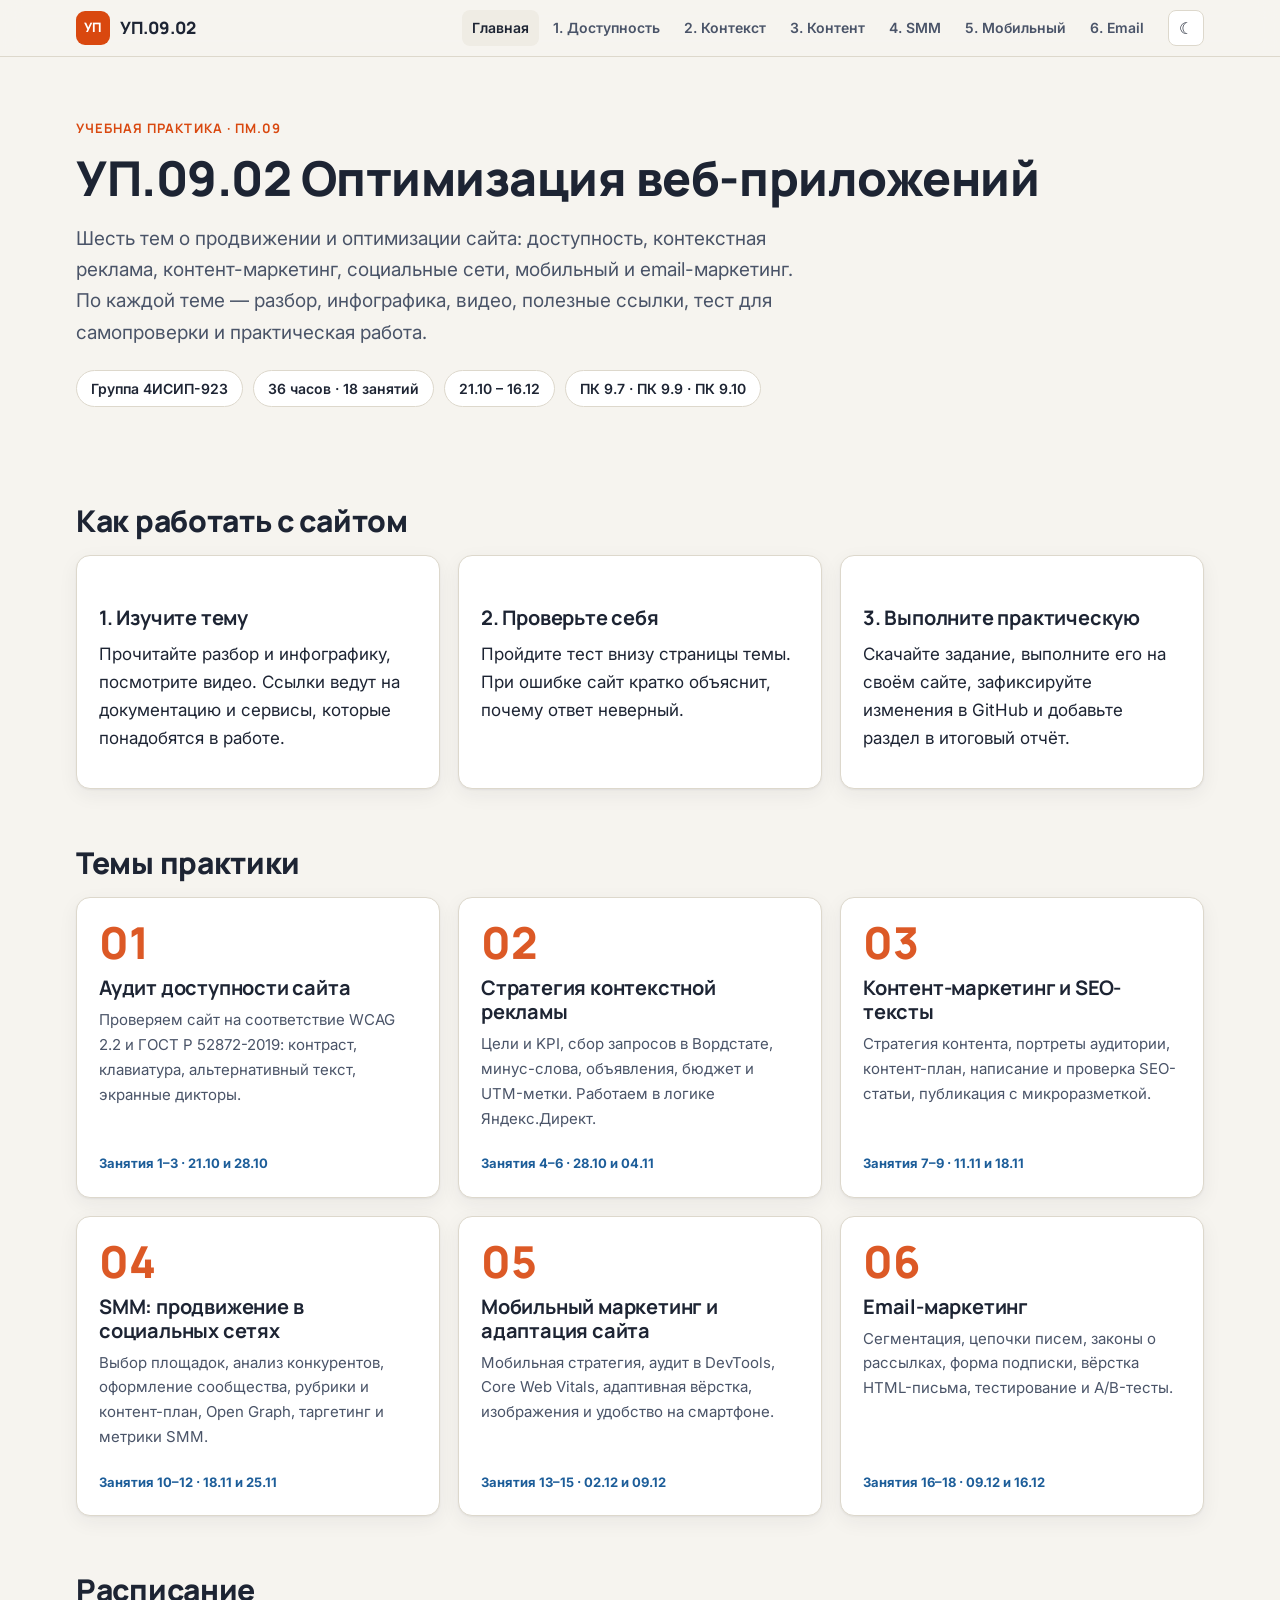
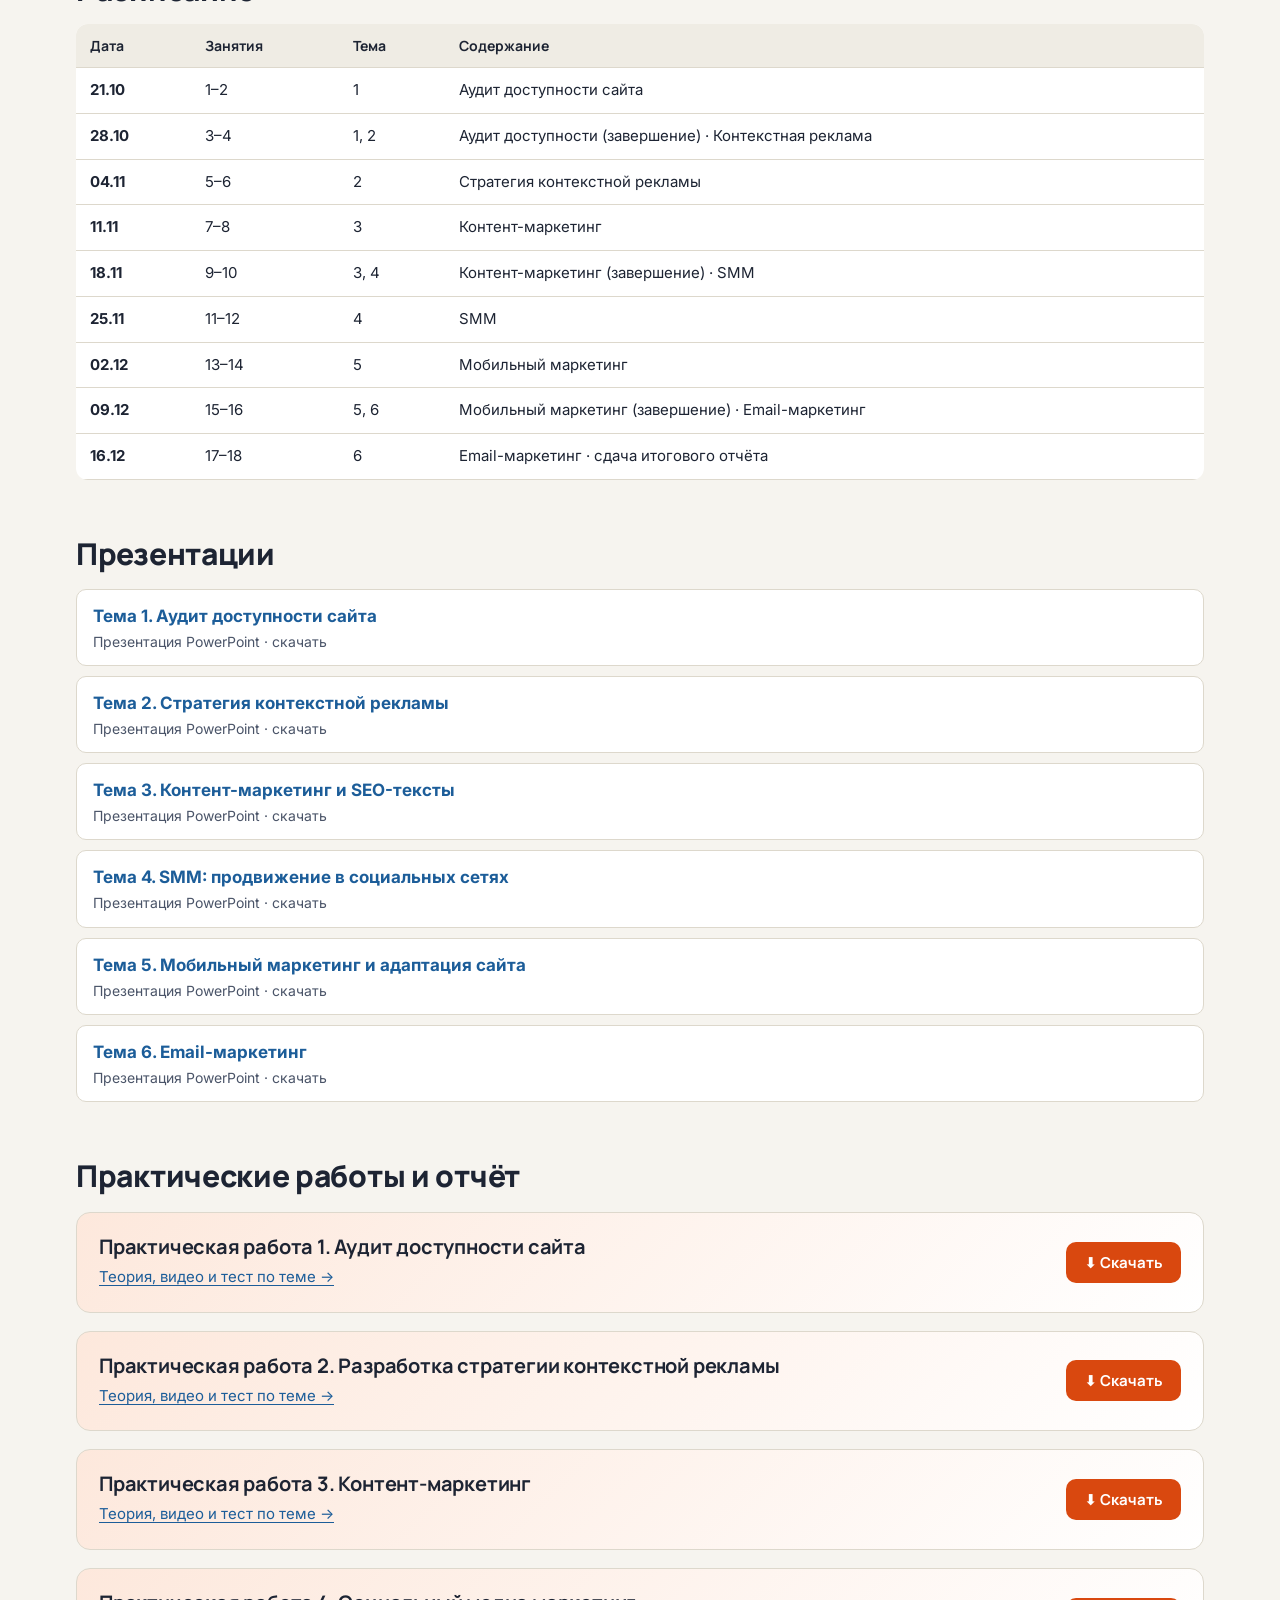
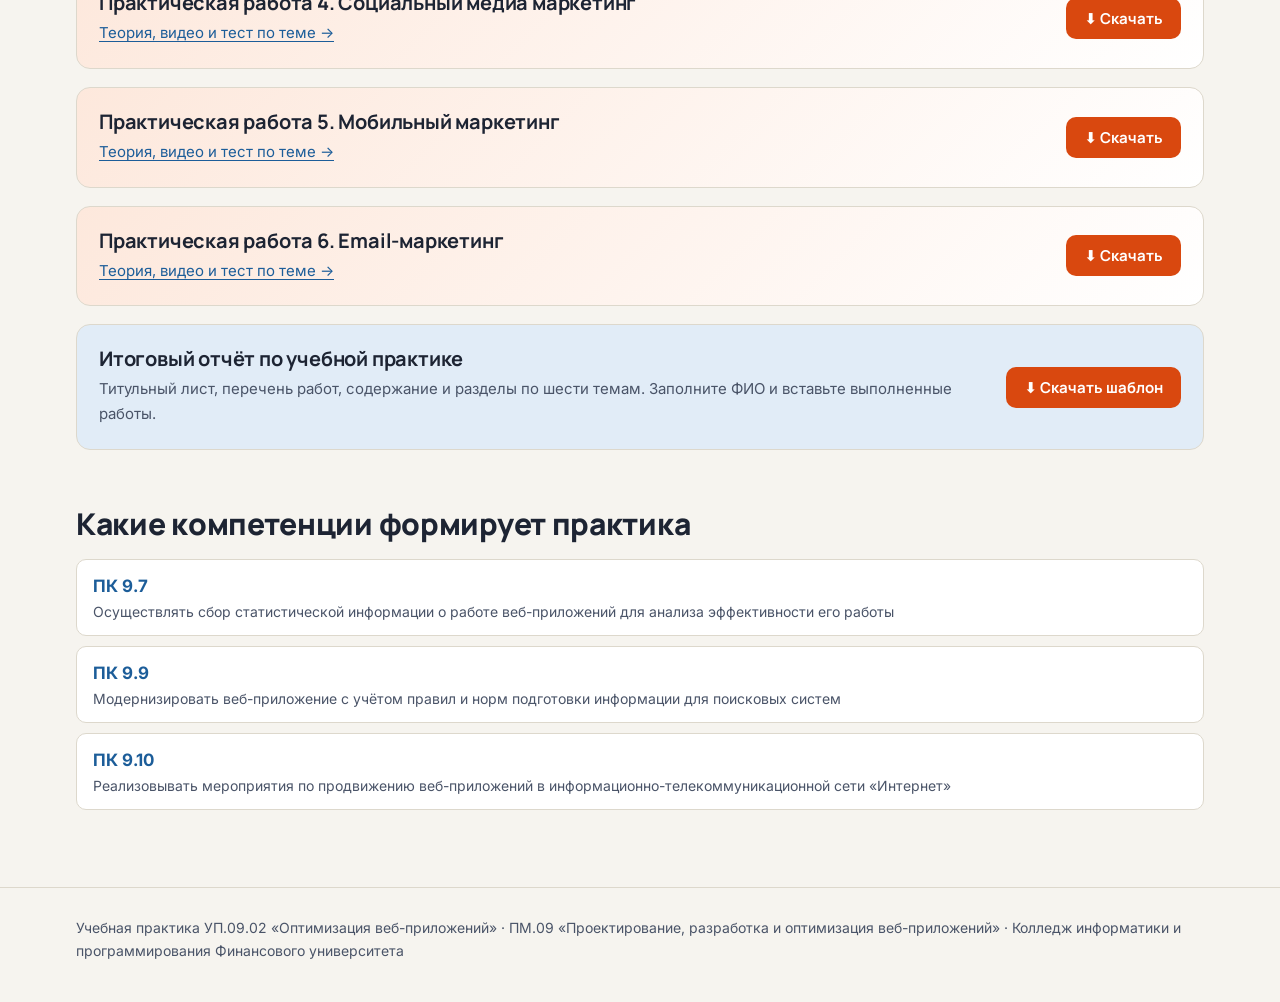
<file: index.html>
<!doctype html>
<html lang="ru">
<head>
<meta charset="utf-8">
<meta name="viewport" content="width=device-width, initial-scale=1">
<title>УП.09.02 Оптимизация веб-приложений — учебная практика</title>
<meta name="description" content="Учебная практика УП.09.02: теория, инфографика, видео, тесты и практические работы по оптимизации и продвижению веб-приложений.">
<meta property="og:type" content="website">
<meta property="og:title" content="УП.09.02 Оптимизация веб-приложений — учебная практика">
<meta property="og:description" content="Учебная практика УП.09.02: теория, инфографика, видео, тесты и практические работы по оптимизации и продвижению веб-приложений.">
<link rel="icon" href="data:image/svg+xml,%3Csvg xmlns='http://www.w3.org/2000/svg' viewBox='0 0 64 64'%3E%3Crect width='64' height='64' rx='14' fill='%23d9480f'/%3E%3Ctext x='32' y='42' font-size='26' font-family='Arial' font-weight='700' fill='white' text-anchor='middle'%3EУП%3C/text%3E%3C/svg%3E">
<link rel="preconnect" href="https://fonts.googleapis.com">
<link rel="preconnect" href="https://fonts.gstatic.com" crossorigin>
<link href="https://fonts.googleapis.com/css2?family=Inter:wght@400;600;700&family=Manrope:wght@700;800&display=swap" rel="stylesheet">
<link rel="stylesheet" href="assets/style.css">
</head>
<body>
<a class="skip" href="#main">Перейти к содержанию</a>
<header class="top"><div class="top-in">
<a class="brand" href="index.html"><span class="brand-mark">УП</span><span class="brand-text">УП.09.02</span></a>
<nav class="nav" aria-label="Темы"><a href="index.html" aria-current="page">Главная</a><a href="tema-1-dostupnost.html">1. Доступность</a><a href="tema-2-kontekstnaya-reklama.html">2. Контекст</a><a href="tema-3-kontent-marketing.html">3. Контент</a><a href="tema-4-smm.html">4. SMM</a><a href="tema-5-mobilnyy-marketing.html">5. Мобильный</a><a href="tema-6-email-marketing.html">6. Email</a></nav>
<button class="theme-btn" type="button" aria-label="Тема">☾</button>
</div></header>
<main id="main">

<div class="wrap">
 <section class="hero">
  <span class="eyebrow">Учебная практика · ПМ.09</span>
  <h1>УП.09.02 Оптимизация веб-приложений</h1>
  <p class="lead">Шесть тем о продвижении и оптимизации сайта: доступность, контекстная реклама, контент-маркетинг, социальные сети, мобильный и email-маркетинг. По каждой теме — разбор, инфографика, видео, полезные ссылки, тест для самопроверки и практическая работа.</p>
  <div class="meta-row"><span class="chip">Группа 4ИСИП-923</span><span class="chip">36 часов · 18 занятий</span><span class="chip">21.10 – 16.12</span><span class="chip">ПК 9.7 · ПК 9.9 · ПК 9.10</span></div>
 </section>

 <h2 id="kak">Как работать с сайтом</h2>
 <div class="grid">
  <div class="card"><h3>1. Изучите тему</h3><p>Прочитайте разбор и инфографику, посмотрите видео. Ссылки ведут на документацию и сервисы, которые понадобятся в работе.</p></div>
  <div class="card"><h3>2. Проверьте себя</h3><p>Пройдите тест внизу страницы темы. При ошибке сайт кратко объяснит, почему ответ неверный.</p></div>
  <div class="card"><h3>3. Выполните практическую</h3><p>Скачайте задание, выполните его на своём сайте, зафиксируйте изменения в GitHub и добавьте раздел в итоговый отчёт.</p></div>
 </div>

 <h2 id="temy">Темы практики</h2>
 <div class="grid"><a class="card topic-card" href="tema-1-dostupnost.html"><span class="topic-num">01</span><h3>Аудит доступности сайта</h3><p>Проверяем сайт на соответствие WCAG 2.2 и ГОСТ Р 52872-2019: контраст, клавиатура, альтернативный текст, экранные дикторы.</p><span class="when">Занятия 1–3 · 21.10 и 28.10</span></a><a class="card topic-card" href="tema-2-kontekstnaya-reklama.html"><span class="topic-num">02</span><h3>Стратегия контекстной рекламы</h3><p>Цели и KPI, сбор запросов в Вордстате, минус-слова, объявления, бюджет и UTM-метки. Работаем в логике Яндекс.Директ.</p><span class="when">Занятия 4–6 · 28.10 и 04.11</span></a><a class="card topic-card" href="tema-3-kontent-marketing.html"><span class="topic-num">03</span><h3>Контент-маркетинг и SEO-тексты</h3><p>Стратегия контента, портреты аудитории, контент-план, написание и проверка SEO-статьи, публикация с микроразметкой.</p><span class="when">Занятия 7–9 · 11.11 и 18.11</span></a><a class="card topic-card" href="tema-4-smm.html"><span class="topic-num">04</span><h3>SMM: продвижение в социальных сетях</h3><p>Выбор площадок, анализ конкурентов, оформление сообщества, рубрики и контент-план, Open Graph, таргетинг и метрики SMM.</p><span class="when">Занятия 10–12 · 18.11 и 25.11</span></a><a class="card topic-card" href="tema-5-mobilnyy-marketing.html"><span class="topic-num">05</span><h3>Мобильный маркетинг и адаптация сайта</h3><p>Мобильная стратегия, аудит в DevTools, Core Web Vitals, адаптивная вёрстка, изображения и удобство на смартфоне.</p><span class="when">Занятия 13–15 · 02.12 и 09.12</span></a><a class="card topic-card" href="tema-6-email-marketing.html"><span class="topic-num">06</span><h3>Email-маркетинг</h3><p>Сегментация, цепочки писем, законы о рассылках, форма подписки, вёрстка HTML-письма, тестирование и A/B-тесты.</p><span class="when">Занятия 16–18 · 09.12 и 16.12</span></a></div>

 <h2 id="raspisanie">Расписание</h2>
 <div class="table-wrap"><table class="schedule"><tr><th>Дата</th><th>Занятия</th><th>Тема</th><th>Содержание</th></tr><tr><td>21.10</td><td>1–2</td><td>1</td><td>Аудит доступности сайта</td></tr><tr><td>28.10</td><td>3–4</td><td>1, 2</td><td>Аудит доступности (завершение) · Контекстная реклама</td></tr><tr><td>04.11</td><td>5–6</td><td>2</td><td>Стратегия контекстной рекламы</td></tr><tr><td>11.11</td><td>7–8</td><td>3</td><td>Контент-маркетинг</td></tr><tr><td>18.11</td><td>9–10</td><td>3, 4</td><td>Контент-маркетинг (завершение) · SMM</td></tr><tr><td>25.11</td><td>11–12</td><td>4</td><td>SMM</td></tr><tr><td>02.12</td><td>13–14</td><td>5</td><td>Мобильный маркетинг</td></tr><tr><td>09.12</td><td>15–16</td><td>5, 6</td><td>Мобильный маркетинг (завершение) · Email-маркетинг</td></tr><tr><td>16.12</td><td>17–18</td><td>6</td><td>Email-маркетинг · сдача итогового отчёта</td></tr></table></div>

 <h2 id="prezentacii">Презентации</h2>
 <ul class="links"><li><a href="PPTX/tema-1.pptx" download><b>Тема 1. Аудит доступности сайта</b><small>Презентация PowerPoint · скачать</small></a></li><li><a href="PPTX/tema-2.pptx" download><b>Тема 2. Стратегия контекстной рекламы</b><small>Презентация PowerPoint · скачать</small></a></li><li><a href="PPTX/tema-3.pptx" download><b>Тема 3. Контент-маркетинг и SEO-тексты</b><small>Презентация PowerPoint · скачать</small></a></li><li><a href="PPTX/tema-4.pptx" download><b>Тема 4. SMM: продвижение в социальных сетях</b><small>Презентация PowerPoint · скачать</small></a></li><li><a href="PPTX/tema-5.pptx" download><b>Тема 5. Мобильный маркетинг и адаптация сайта</b><small>Презентация PowerPoint · скачать</small></a></li><li><a href="PPTX/tema-6.pptx" download><b>Тема 6. Email-маркетинг</b><small>Презентация PowerPoint · скачать</small></a></li></ul>

 <h2 id="raboty">Практические работы и отчёт</h2>
 <div class="practice"><div><h3>Практическая работа 1. Аудит доступности сайта</h3><p><a href="tema-1-dostupnost.html">Теория, видео и тест по теме →</a></p></div><a class="btn" href="practice/pr1-dostupnost.docx" download>⬇ Скачать</a></div><div class="practice"><div><h3>Практическая работа 2. Разработка стратегии контекстной рекламы</h3><p><a href="tema-2-kontekstnaya-reklama.html">Теория, видео и тест по теме →</a></p></div><a class="btn" href="practice/pr2-kontekstnaya-reklama.docx" download>⬇ Скачать</a></div><div class="practice"><div><h3>Практическая работа 3. Контент-маркетинг</h3><p><a href="tema-3-kontent-marketing.html">Теория, видео и тест по теме →</a></p></div><a class="btn" href="practice/pr3-kontent-marketing.docx" download>⬇ Скачать</a></div><div class="practice"><div><h3>Практическая работа 4. Социальный медиа маркетинг</h3><p><a href="tema-4-smm.html">Теория, видео и тест по теме →</a></p></div><a class="btn" href="practice/pr4-smm.docx" download>⬇ Скачать</a></div><div class="practice"><div><h3>Практическая работа 5. Мобильный маркетинг</h3><p><a href="tema-5-mobilnyy-marketing.html">Теория, видео и тест по теме →</a></p></div><a class="btn" href="practice/pr5-mobilnyy-marketing.docx" download>⬇ Скачать</a></div><div class="practice"><div><h3>Практическая работа 6. Email-маркетинг</h3><p><a href="tema-6-email-marketing.html">Теория, видео и тест по теме →</a></p></div><a class="btn" href="practice/pr6-email-marketing.docx" download>⬇ Скачать</a></div>
 <div class="practice" style="background:var(--blue-soft)"><div><h3>Итоговый отчёт по учебной практике</h3><p>Титульный лист, перечень работ, содержание и разделы по шести темам. Заполните ФИО и вставьте выполненные работы.</p></div><a class="btn" href="practice/itogovyy-otchet-up-09-02.docx" download>⬇ Скачать шаблон</a></div>

 <h2 id="kompetencii">Какие компетенции формирует практика</h2>
 <ul class="links">
  <li><a href="#raboty"><b>ПК 9.7</b><small>Осуществлять сбор статистической информации о работе веб-приложений для анализа эффективности его работы</small></a></li>
  <li><a href="#raboty"><b>ПК 9.9</b><small>Модернизировать веб-приложение с учётом правил и норм подготовки информации для поисковых систем</small></a></li>
  <li><a href="#raboty"><b>ПК 9.10</b><small>Реализовывать мероприятия по продвижению веб-приложений в информационно-телекоммуникационной сети «Интернет»</small></a></li>
 </ul>
 <div style="height:60px"></div>
</div>
</main>
<footer class="foot"><div class="wrap">
Учебная практика УП.09.02 «Оптимизация веб-приложений» · ПМ.09 «Проектирование, разработка и оптимизация веб-приложений» · Колледж информатики и программирования Финансового университета
</div></footer>
<script src="assets/app.js"></script>
</body>
</html>
</file>
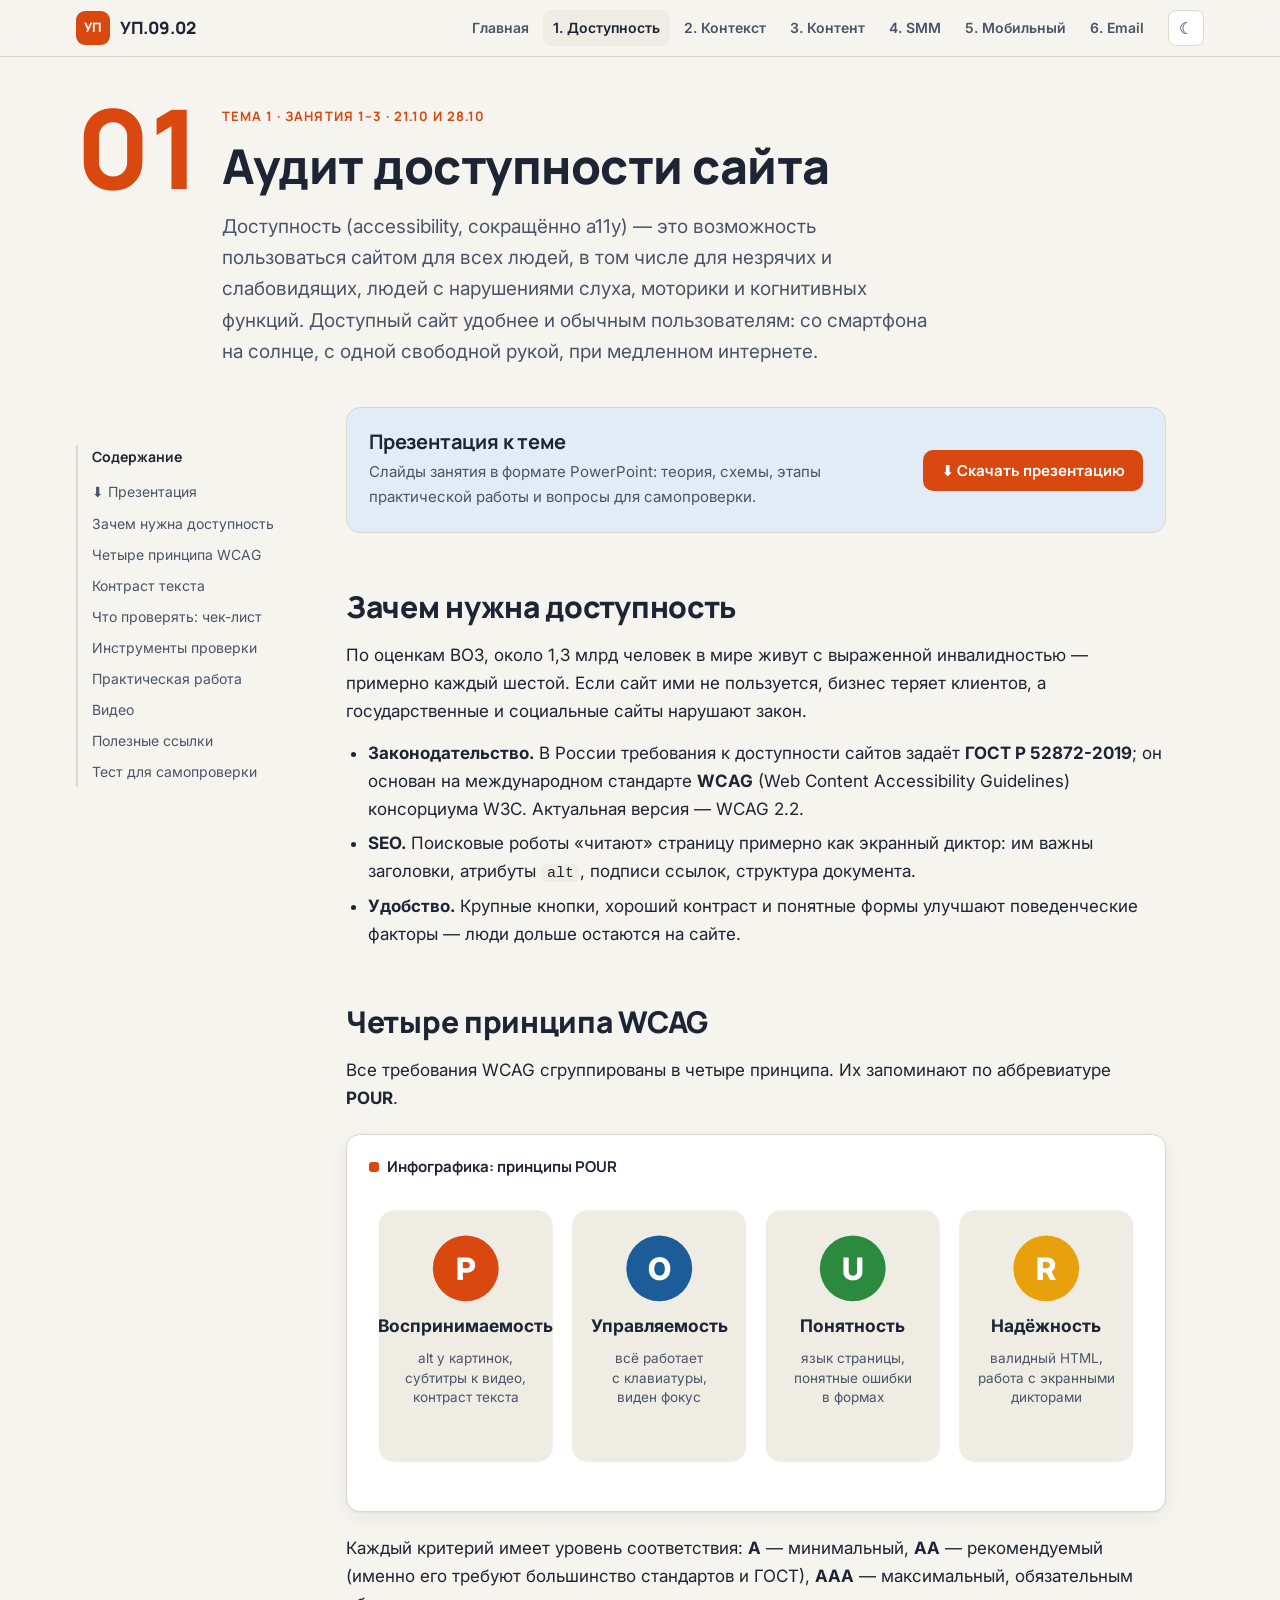
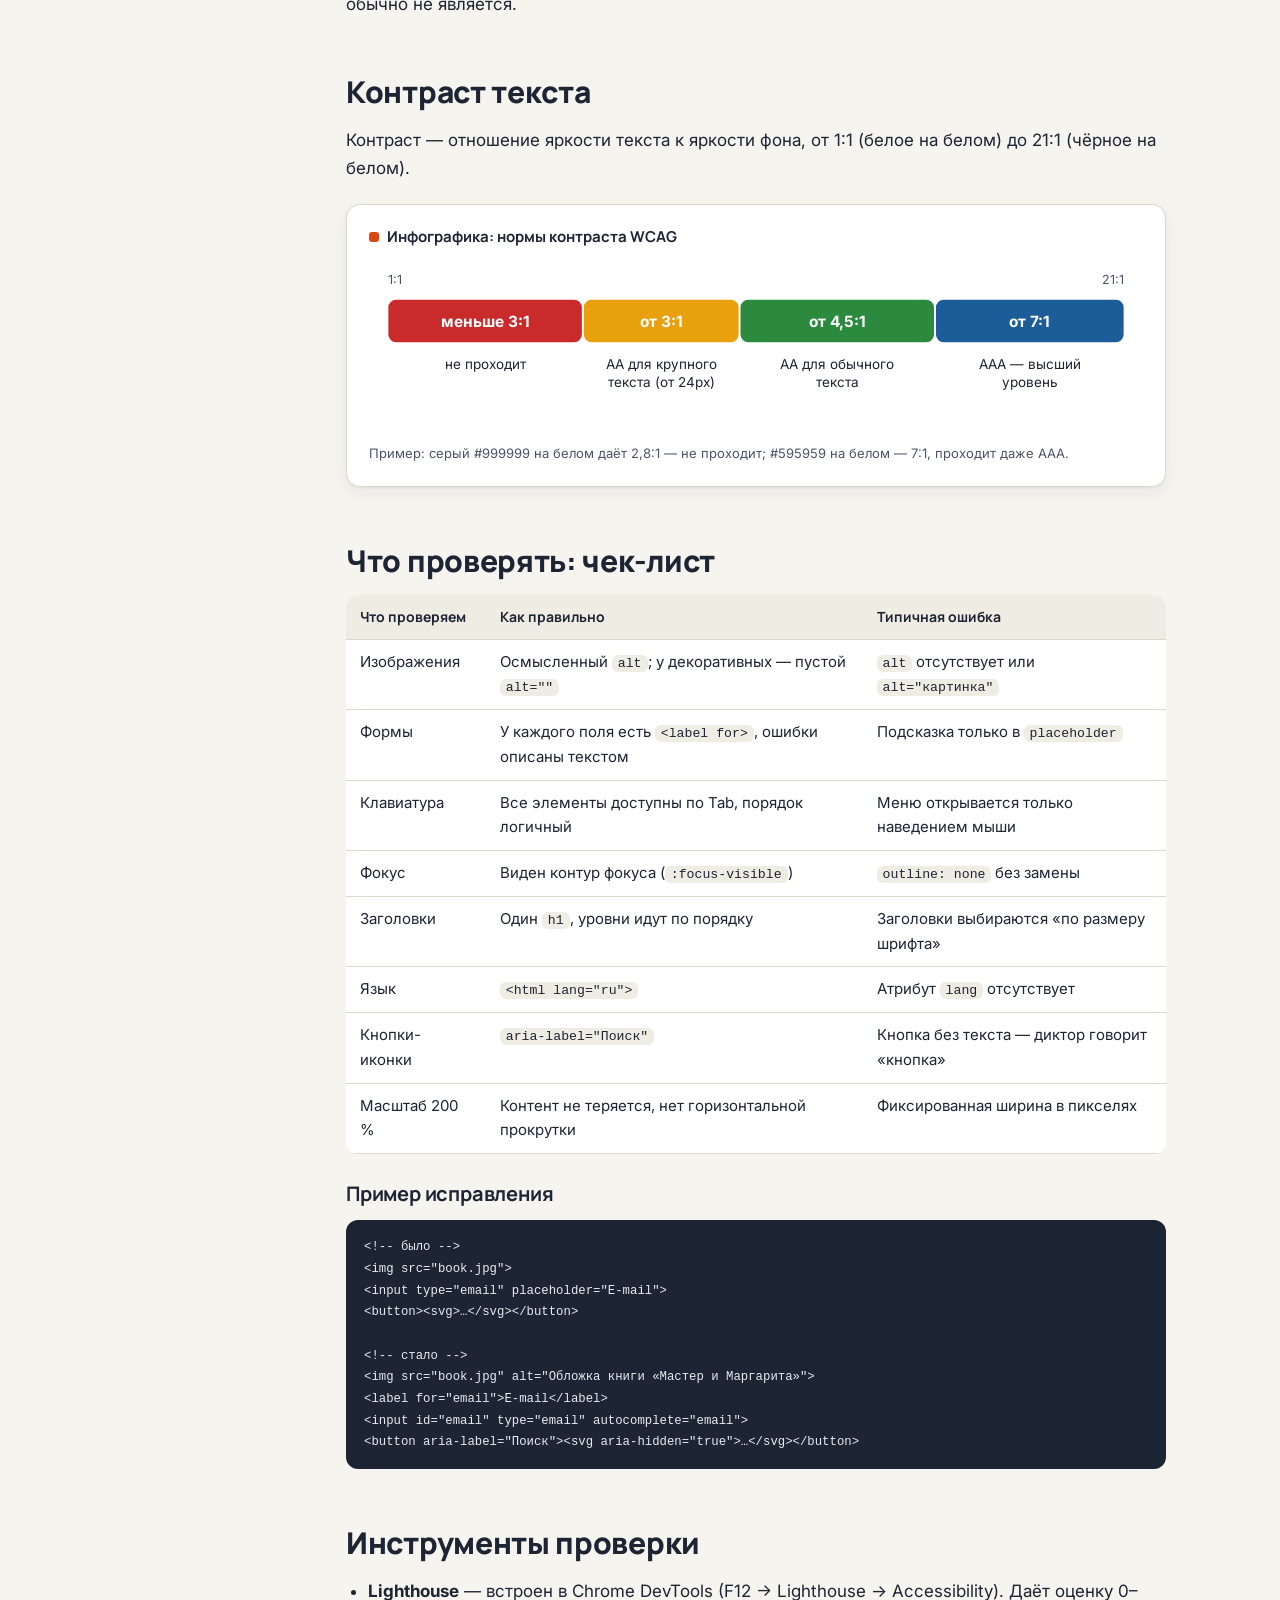
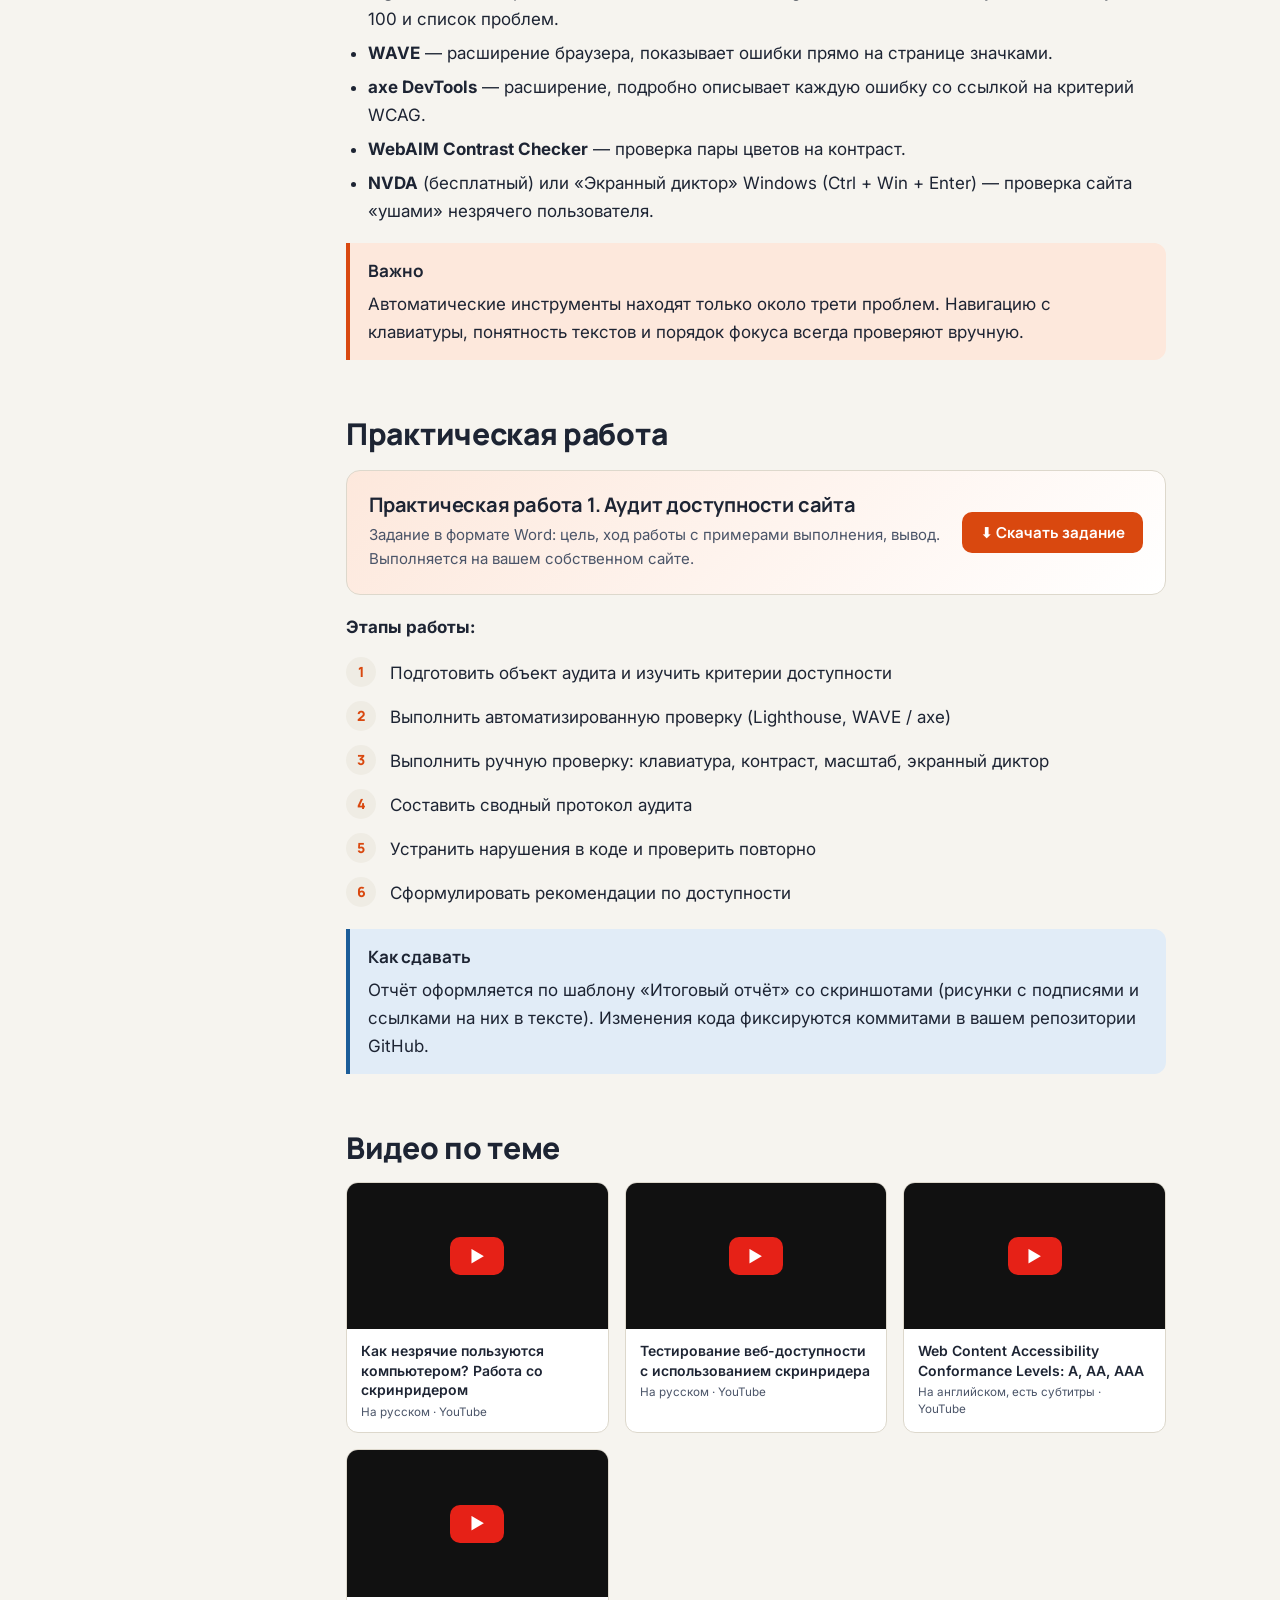
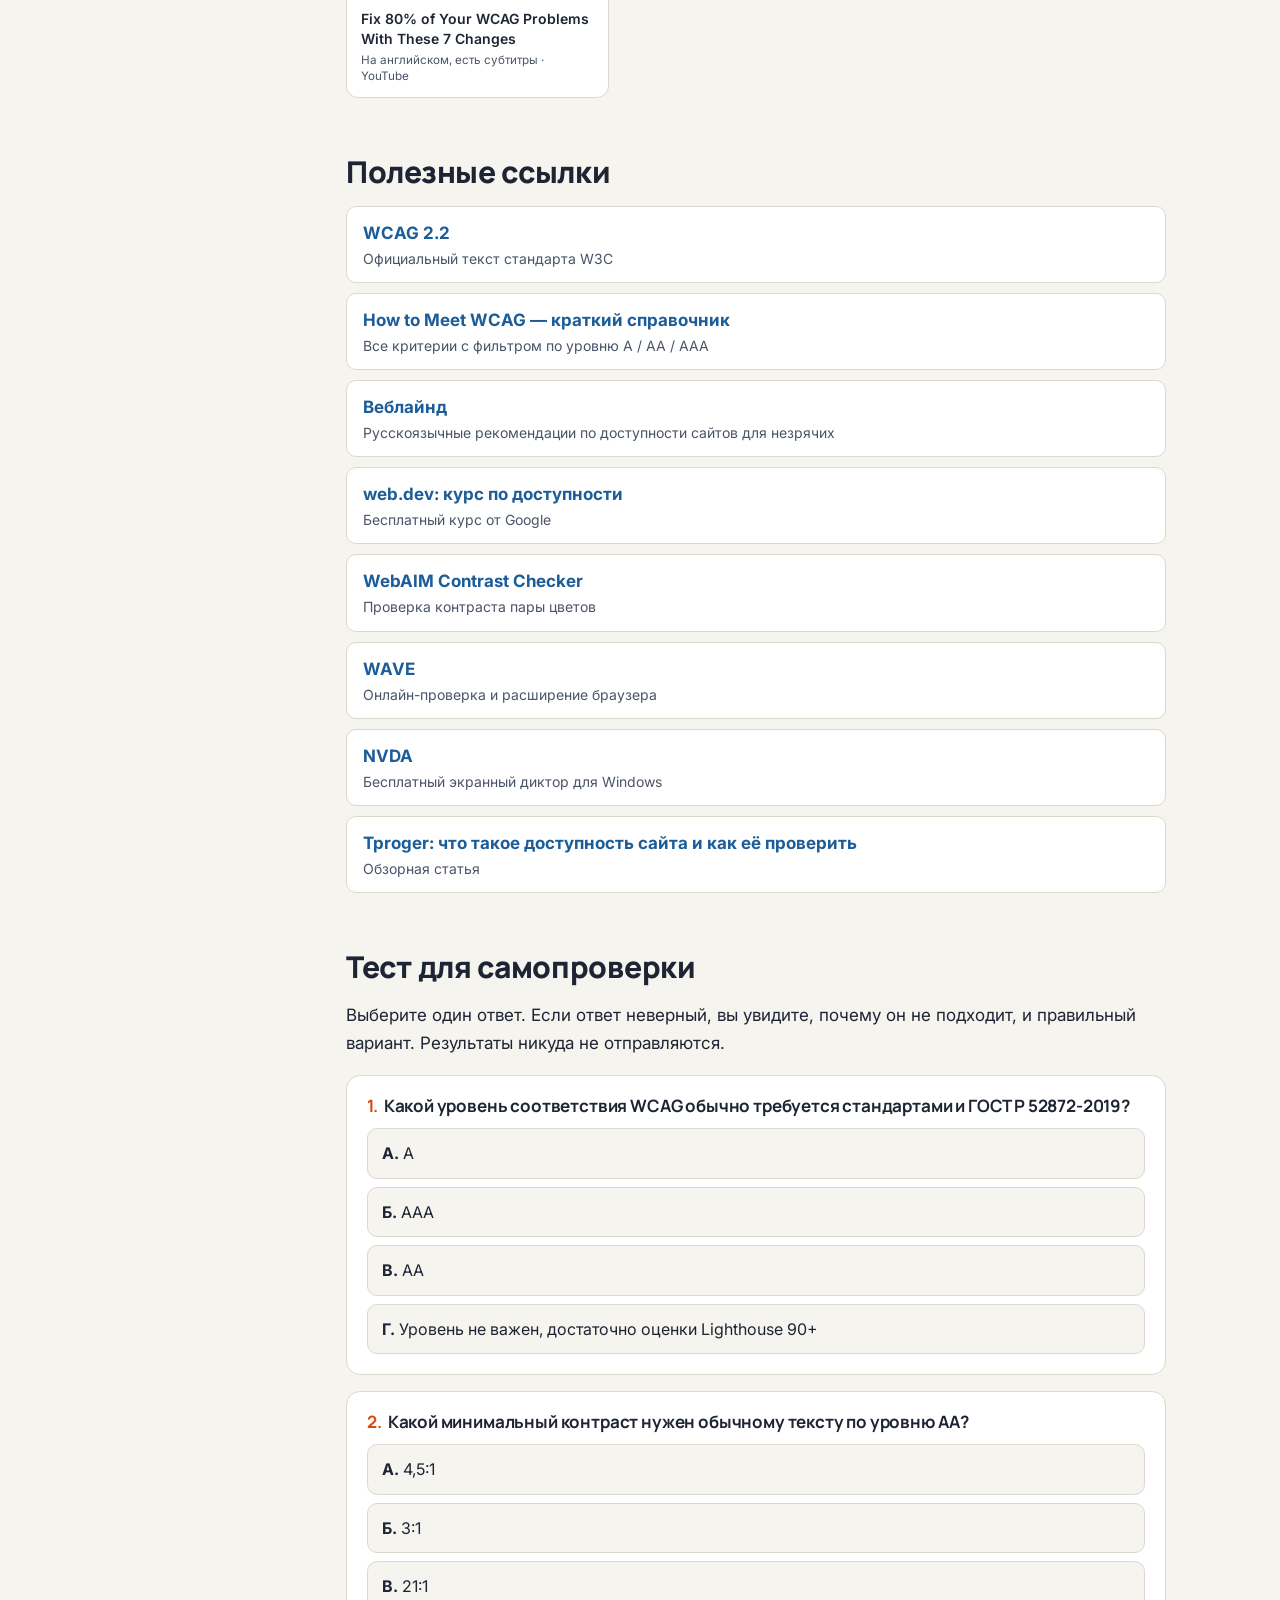
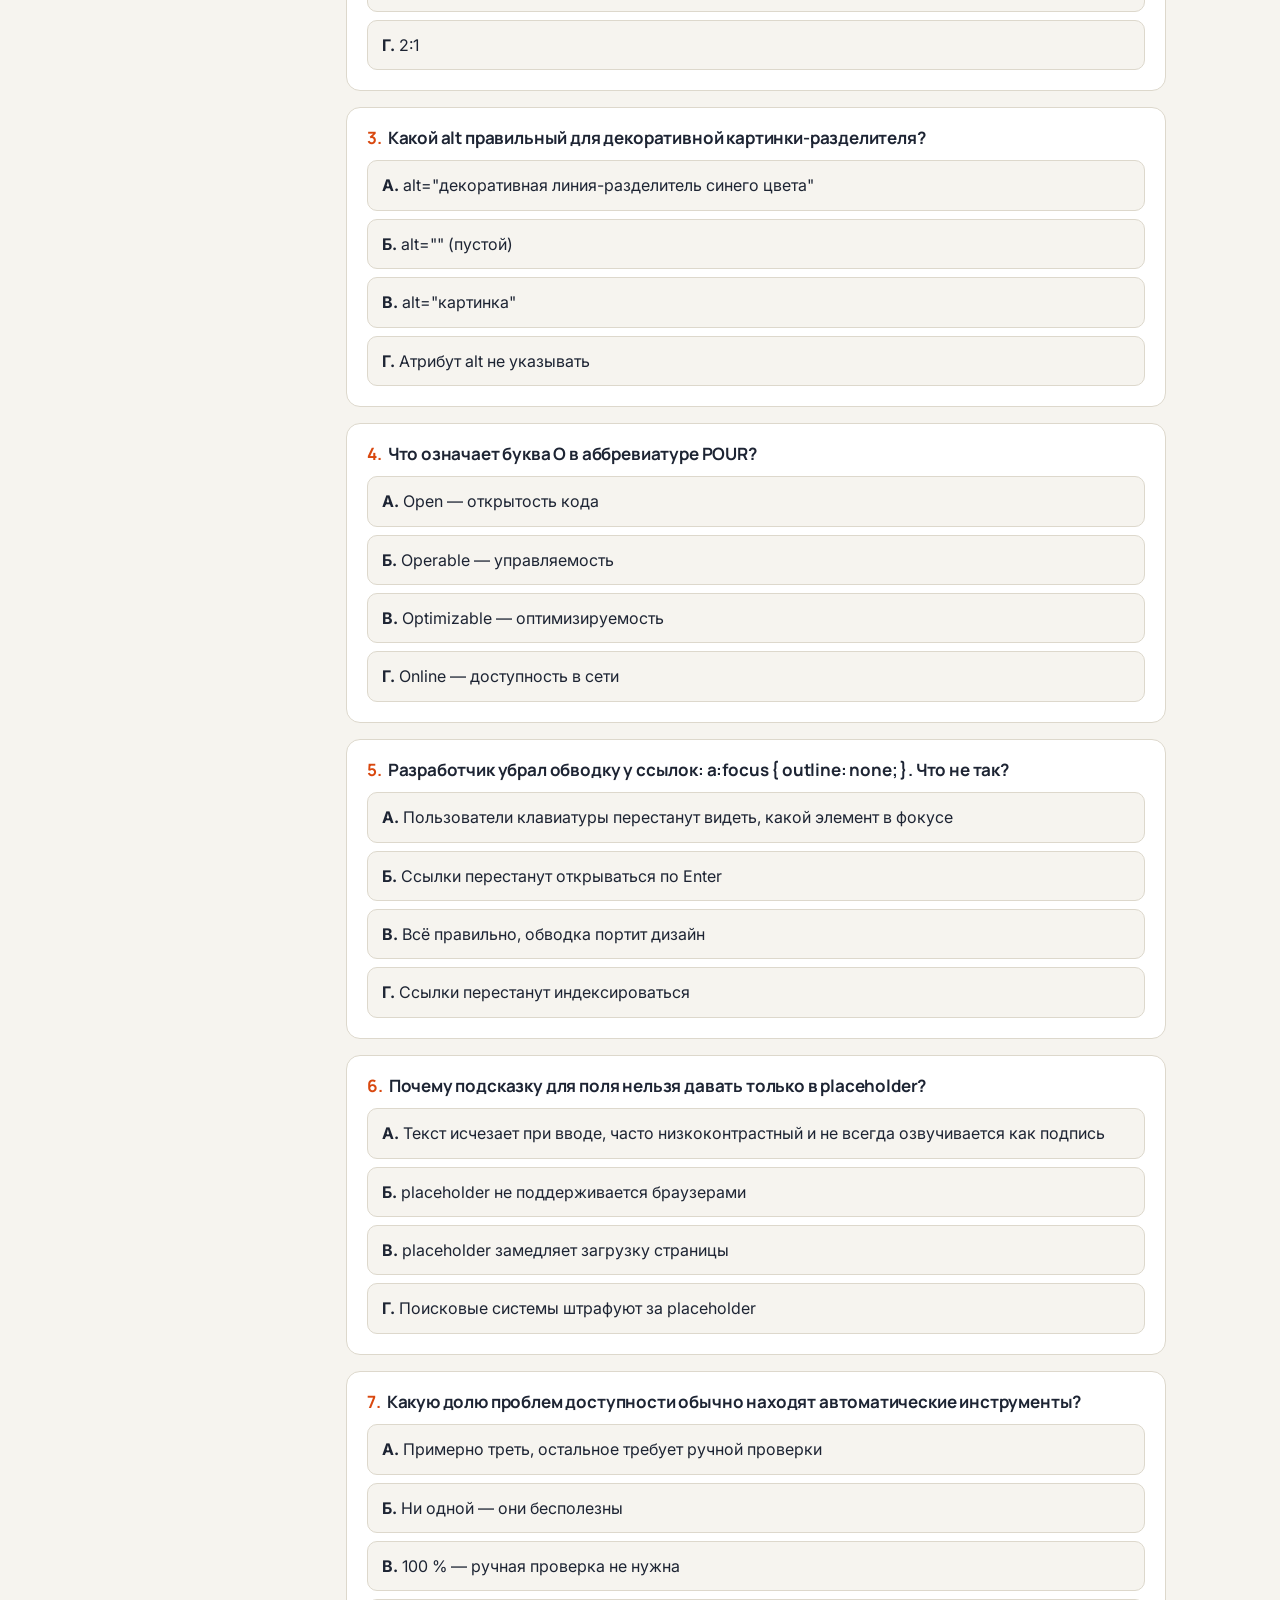
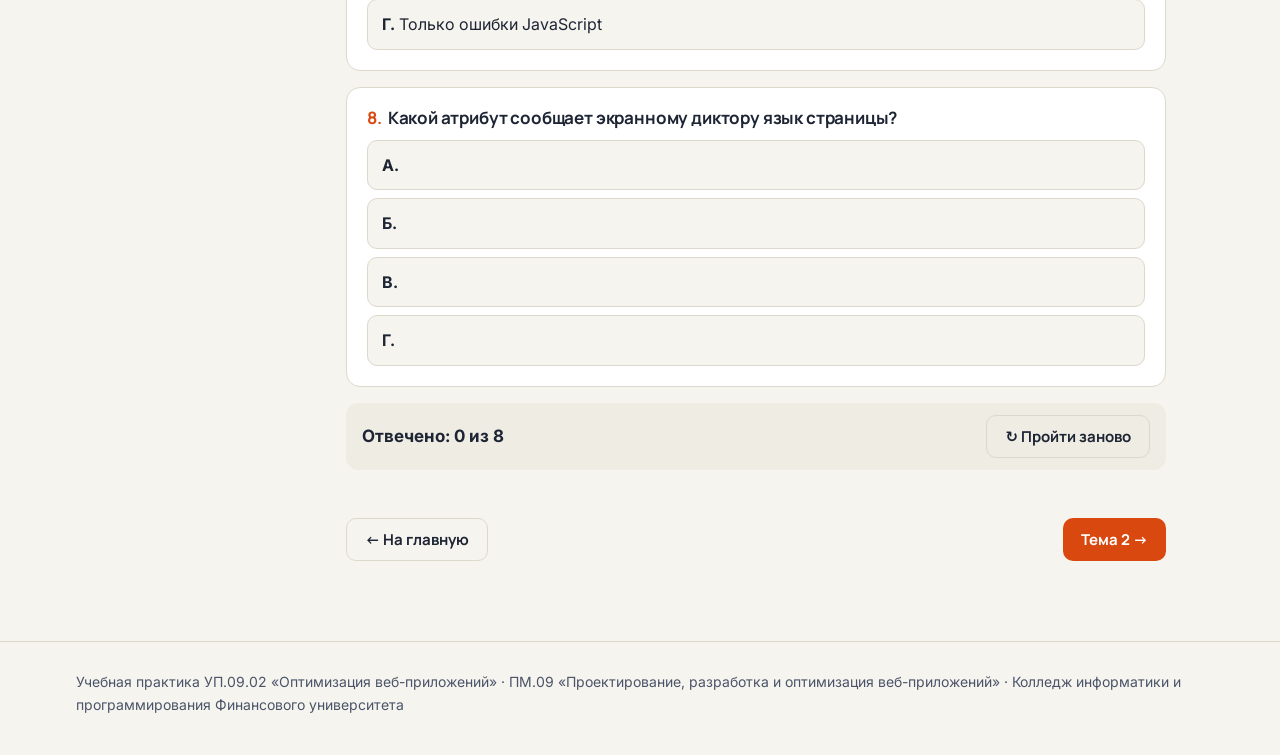
<file: tema-1-dostupnost.html>
<!doctype html>
<html lang="ru">
<head>
<meta charset="utf-8">
<meta name="viewport" content="width=device-width, initial-scale=1">
<title>Тема 1. Аудит доступности сайта — УП.09.02</title>
<meta name="description" content="Проверяем сайт на соответствие WCAG 2.2 и ГОСТ Р 52872-2019: контраст, клавиатура, альтернативный текст, экранные дикторы.">
<meta property="og:type" content="website">
<meta property="og:title" content="Тема 1. Аудит доступности сайта — УП.09.02">
<meta property="og:description" content="Проверяем сайт на соответствие WCAG 2.2 и ГОСТ Р 52872-2019: контраст, клавиатура, альтернативный текст, экранные дикторы.">
<link rel="icon" href="data:image/svg+xml,%3Csvg xmlns='http://www.w3.org/2000/svg' viewBox='0 0 64 64'%3E%3Crect width='64' height='64' rx='14' fill='%23d9480f'/%3E%3Ctext x='32' y='42' font-size='26' font-family='Arial' font-weight='700' fill='white' text-anchor='middle'%3EУП%3C/text%3E%3C/svg%3E">
<link rel="preconnect" href="https://fonts.googleapis.com">
<link rel="preconnect" href="https://fonts.gstatic.com" crossorigin>
<link href="https://fonts.googleapis.com/css2?family=Inter:wght@400;600;700&family=Manrope:wght@700;800&display=swap" rel="stylesheet">
<link rel="stylesheet" href="assets/style.css">
</head>
<body>
<a class="skip" href="#main">Перейти к содержанию</a>
<header class="top"><div class="top-in">
<a class="brand" href="index.html"><span class="brand-mark">УП</span><span class="brand-text">УП.09.02</span></a>
<nav class="nav" aria-label="Темы"><a href="index.html">Главная</a><a href="tema-1-dostupnost.html" aria-current="page">1. Доступность</a><a href="tema-2-kontekstnaya-reklama.html">2. Контекст</a><a href="tema-3-kontent-marketing.html">3. Контент</a><a href="tema-4-smm.html">4. SMM</a><a href="tema-5-mobilnyy-marketing.html">5. Мобильный</a><a href="tema-6-email-marketing.html">6. Email</a></nav>
<button class="theme-btn" type="button" aria-label="Тема">☾</button>
</div></header>
<main id="main">

<div class="wrap">
 <div class="topic-hero">
  <div class="big-num">01</div>
  <div>
   <span class="eyebrow">Тема 1 · Занятия 1–3 · 21.10 и 28.10</span>
   <h1>Аудит доступности сайта</h1>
   <p class="lead">Доступность (accessibility, сокращённо a11y) — это возможность пользоваться сайтом для всех людей, в том числе для незрячих и слабовидящих, людей с нарушениями слуха, моторики и когнитивных функций. Доступный сайт удобнее и обычным пользователям: со смартфона на солнце, с одной свободной рукой, при медленном интернете.</p>
  </div>
 </div>
 <div class="layout">
  <aside class="toc" aria-label="Содержание темы"><b>Содержание</b><a href="PPTX/tema-1.pptx" download>⬇ Презентация</a><a href="#zachem">Зачем нужна доступность</a><a href="#pour">Четыре принципа WCAG</a><a href="#kontrast">Контраст текста</a><a href="#chek">Что проверять: чек-лист</a><a href="#instrumenty">Инструменты проверки</a><a href="#praktika">Практическая работа</a><a href="#video">Видео</a><a href="#ssylki">Полезные ссылки</a><a href="#test">Тест для самопроверки</a></aside>
  <article class="narrow">
   <div class="practice" style="background:var(--blue-soft)"><div><h3>Презентация к теме</h3><p>Слайды занятия в формате PowerPoint: теория, схемы, этапы практической работы и вопросы для самопроверки.</p></div>
    <a class="btn" href="PPTX/tema-1.pptx" download>⬇ Скачать презентацию</a></div>
   
   <section><h2 id="zachem">Зачем нужна доступность</h2>
<p>По оценкам ВОЗ, около 1,3 млрд человек в мире живут с выраженной инвалидностью — примерно каждый шестой. Если сайт ими не пользуется, бизнес теряет клиентов, а государственные и социальные сайты нарушают закон.</p>
<ul>
<li><b>Законодательство.</b> В России требования к доступности сайтов задаёт <b>ГОСТ Р 52872-2019</b>; он основан на международном стандарте <b>WCAG</b> (Web Content Accessibility Guidelines) консорциума W3C. Актуальная версия — WCAG 2.2.</li>
<li><b>SEO.</b> Поисковые роботы «читают» страницу примерно как экранный диктор: им важны заголовки, атрибуты <code>alt</code>, подписи ссылок, структура документа.</li>
<li><b>Удобство.</b> Крупные кнопки, хороший контраст и понятные формы улучшают поведенческие факторы — люди дольше остаются на сайте.</li>
</ul>
</section><section><h2 id="pour">Четыре принципа WCAG</h2>
<p>Все требования WCAG сгруппированы в четыре принципа. Их запоминают по аббревиатуре <b>POUR</b>.</p>
<figure class="info"><figcaption>Инфографика: принципы POUR</figcaption>
<svg viewBox="0 0 800 300" role="img" aria-label="Четыре принципа WCAG: воспринимаемость, управляемость, понятность, надёжность">
 <g>
  <rect x="10" y="20" width="180" height="260" rx="16" class="f-surface2"/>
  <circle cx="100" cy="80" r="34" class="f-accent"/><text x="100" y="92" text-anchor="middle" font-size="32" font-weight="800" class="t-white">P</text>
  <text x="100" y="146" text-anchor="middle" font-size="18" font-weight="700" class="t-ink">Воспринимаемость</text>
  <text x="100" y="178" text-anchor="middle" font-size="14" class="t-ink2">alt у картинок,</text>
  <text x="100" y="198" text-anchor="middle" font-size="14" class="t-ink2">субтитры к видео,</text>
  <text x="100" y="218" text-anchor="middle" font-size="14" class="t-ink2">контраст текста</text>
 </g>
 <g>
  <rect x="210" y="20" width="180" height="260" rx="16" class="f-surface2"/>
  <circle cx="300" cy="80" r="34" class="f-blue"/><text x="300" y="92" text-anchor="middle" font-size="32" font-weight="800" class="t-white">O</text>
  <text x="300" y="146" text-anchor="middle" font-size="18" font-weight="700" class="t-ink">Управляемость</text>
  <text x="300" y="178" text-anchor="middle" font-size="14" class="t-ink2">всё работает</text>
  <text x="300" y="198" text-anchor="middle" font-size="14" class="t-ink2">с клавиатуры,</text>
  <text x="300" y="218" text-anchor="middle" font-size="14" class="t-ink2">виден фокус</text>
 </g>
 <g>
  <rect x="410" y="20" width="180" height="260" rx="16" class="f-surface2"/>
  <circle cx="500" cy="80" r="34" class="f-ok"/><text x="500" y="92" text-anchor="middle" font-size="32" font-weight="800" class="t-white">U</text>
  <text x="500" y="146" text-anchor="middle" font-size="18" font-weight="700" class="t-ink">Понятность</text>
  <text x="500" y="178" text-anchor="middle" font-size="14" class="t-ink2">язык страницы,</text>
  <text x="500" y="198" text-anchor="middle" font-size="14" class="t-ink2">понятные ошибки</text>
  <text x="500" y="218" text-anchor="middle" font-size="14" class="t-ink2">в формах</text>
 </g>
 <g>
  <rect x="610" y="20" width="180" height="260" rx="16" class="f-surface2"/>
  <circle cx="700" cy="80" r="34" class="f-warn"/><text x="700" y="92" text-anchor="middle" font-size="32" font-weight="800" class="t-white">R</text>
  <text x="700" y="146" text-anchor="middle" font-size="18" font-weight="700" class="t-ink">Надёжность</text>
  <text x="700" y="178" text-anchor="middle" font-size="14" class="t-ink2">валидный HTML,</text>
  <text x="700" y="198" text-anchor="middle" font-size="14" class="t-ink2">работа с экранными</text>
  <text x="700" y="218" text-anchor="middle" font-size="14" class="t-ink2">дикторами</text>
 </g>
</svg></figure>
<p>Каждый критерий имеет уровень соответствия: <b>A</b> — минимальный, <b>AA</b> — рекомендуемый (именно его требуют большинство стандартов и ГОСТ), <b>AAA</b> — максимальный, обязательным обычно не является.</p>
</section><section><h2 id="kontrast">Контраст текста</h2>
<p>Контраст — отношение яркости текста к яркости фона, от 1:1 (белое на белом) до 21:1 (чёрное на белом).</p>
<figure class="info"><figcaption>Инфографика: нормы контраста WCAG</figcaption>
<svg viewBox="0 0 800 170" role="img" aria-label="Шкала контраста: меньше 3 к 1 — не проходит, от 3 к 1 — крупный текст AA, от 4,5 к 1 — обычный текст AA, от 7 к 1 — AAA">
 <rect x="20" y="40" width="200" height="44" rx="8" class="f-bad"/>
 <rect x="222" y="40" width="160" height="44" rx="8" class="f-warn"/>
 <rect x="384" y="40" width="200" height="44" rx="8" class="f-ok"/>
 <rect x="586" y="40" width="194" height="44" rx="8" class="f-blue"/>
 <text x="120" y="68" text-anchor="middle" font-size="16" font-weight="700" class="t-white">меньше 3:1</text>
 <text x="302" y="68" text-anchor="middle" font-size="16" font-weight="700" class="t-white">от 3:1</text>
 <text x="484" y="68" text-anchor="middle" font-size="16" font-weight="700" class="t-white">от 4,5:1</text>
 <text x="683" y="68" text-anchor="middle" font-size="16" font-weight="700" class="t-white">от 7:1</text>
 <text x="120" y="112" text-anchor="middle" font-size="14" class="t-ink">не проходит</text>
 <text x="302" y="112" text-anchor="middle" font-size="14" class="t-ink">AA для крупного</text>
 <text x="302" y="130" text-anchor="middle" font-size="14" class="t-ink">текста (от 24px)</text>
 <text x="484" y="112" text-anchor="middle" font-size="14" class="t-ink">AA для обычного</text>
 <text x="484" y="130" text-anchor="middle" font-size="14" class="t-ink">текста</text>
 <text x="683" y="112" text-anchor="middle" font-size="14" class="t-ink">AAA — высший</text>
 <text x="683" y="130" text-anchor="middle" font-size="14" class="t-ink">уровень</text>
 <text x="20" y="24" font-size="13" class="t-ink2">1:1</text><text x="780" y="24" text-anchor="end" font-size="13" class="t-ink2">21:1</text>
</svg>
<p class="src">Пример: серый #999999 на белом даёт 2,8:1 — не проходит; #595959 на белом — 7:1, проходит даже AAA.</p></figure>
</section><section><h2 id="chek">Что проверять: чек-лист</h2>
<div class="table-wrap"><table>
<tr><th>Что проверяем</th><th>Как правильно</th><th>Типичная ошибка</th></tr>
<tr><td>Изображения</td><td>Осмысленный <code>alt</code>; у декоративных — пустой <code>alt=""</code></td><td><code>alt</code> отсутствует или <code>alt="картинка"</code></td></tr>
<tr><td>Формы</td><td>У каждого поля есть <code>&lt;label for&gt;</code>, ошибки описаны текстом</td><td>Подсказка только в <code>placeholder</code></td></tr>
<tr><td>Клавиатура</td><td>Все элементы доступны по Tab, порядок логичный</td><td>Меню открывается только наведением мыши</td></tr>
<tr><td>Фокус</td><td>Виден контур фокуса (<code>:focus-visible</code>)</td><td><code>outline: none</code> без замены</td></tr>
<tr><td>Заголовки</td><td>Один <code>h1</code>, уровни идут по порядку</td><td>Заголовки выбираются «по размеру шрифта»</td></tr>
<tr><td>Язык</td><td><code>&lt;html lang="ru"&gt;</code></td><td>Атрибут <code>lang</code> отсутствует</td></tr>
<tr><td>Кнопки-иконки</td><td><code>aria-label="Поиск"</code></td><td>Кнопка без текста — диктор говорит «кнопка»</td></tr>
<tr><td>Масштаб 200 %</td><td>Контент не теряется, нет горизонтальной прокрутки</td><td>Фиксированная ширина в пикселях</td></tr>
</table></div>
<h3>Пример исправления</h3>
<pre><code>&lt;!-- было --&gt;
&lt;img src="book.jpg"&gt;
&lt;input type="email" placeholder="E-mail"&gt;
&lt;button&gt;&lt;svg&gt;…&lt;/svg&gt;&lt;/button&gt;

&lt;!-- стало --&gt;
&lt;img src="book.jpg" alt="Обложка книги «Мастер и Маргарита»"&gt;
&lt;label for="email"&gt;E-mail&lt;/label&gt;
&lt;input id="email" type="email" autocomplete="email"&gt;
&lt;button aria-label="Поиск"&gt;&lt;svg aria-hidden="true"&gt;…&lt;/svg&gt;&lt;/button&gt;</code></pre>
</section><section><h2 id="instrumenty">Инструменты проверки</h2>
<ul>
<li><b>Lighthouse</b> — встроен в Chrome DevTools (F12 → Lighthouse → Accessibility). Даёт оценку 0–100 и список проблем.</li>
<li><b>WAVE</b> — расширение браузера, показывает ошибки прямо на странице значками.</li>
<li><b>axe DevTools</b> — расширение, подробно описывает каждую ошибку со ссылкой на критерий WCAG.</li>
<li><b>WebAIM Contrast Checker</b> — проверка пары цветов на контраст.</li>
<li><b>NVDA</b> (бесплатный) или «Экранный диктор» Windows (Ctrl + Win + Enter) — проверка сайта «ушами» незрячего пользователя.</li>
</ul>
<div class="note warn"><b>Важно</b>Автоматические инструменты находят только около трети проблем. Навигацию с клавиатуры, понятность текстов и порядок фокуса всегда проверяют вручную.</div>
</section>
   <section><h2 id="praktika">Практическая работа</h2>
    <div class="practice"><div><h3>Практическая работа 1. Аудит доступности сайта</h3><p>Задание в формате Word: цель, ход работы с примерами выполнения, вывод. Выполняется на вашем собственном сайте.</p></div>
    <a class="btn" href="practice/pr1-dostupnost.docx" download>⬇ Скачать задание</a></div>
    <p><b>Этапы работы:</b></p><ol class="steps-list"><li>Подготовить объект аудита и изучить критерии доступности</li><li>Выполнить автоматизированную проверку (Lighthouse, WAVE / axe)</li><li>Выполнить ручную проверку: клавиатура, контраст, масштаб, экранный диктор</li><li>Составить сводный протокол аудита</li><li>Устранить нарушения в коде и проверить повторно</li><li>Сформулировать рекомендации по доступности</li></ol>
    <div class="note"><b>Как сдавать</b>Отчёт оформляется по шаблону «Итоговый отчёт» со скриншотами (рисунки с подписями и ссылками на них в тексте). Изменения кода фиксируются коммитами в вашем репозитории GitHub.</div>
   </section>
   <section><h2 id="video">Видео по теме</h2><div class="videos"><a class="video" href="https://www.youtube.com/watch?v=gfqacN7C-cw" target="_blank" rel="noopener"><div class="thumb" style="background-image:url(https://i.ytimg.com/vi/gfqacN7C-cw/hqdefault.jpg)"></div><span>Как незрячие пользуются компьютером? Работа со скринридером<small>На русском · YouTube</small></span></a><a class="video" href="https://www.youtube.com/watch?v=WLZRv_eCBHI" target="_blank" rel="noopener"><div class="thumb" style="background-image:url(https://i.ytimg.com/vi/WLZRv_eCBHI/hqdefault.jpg)"></div><span>Тестирование веб-доступности с использованием скринридера<small>На русском · YouTube</small></span></a><a class="video" href="https://www.youtube.com/watch?v=kafeKWpGdqg" target="_blank" rel="noopener"><div class="thumb" style="background-image:url(https://i.ytimg.com/vi/kafeKWpGdqg/hqdefault.jpg)"></div><span>Web Content Accessibility Conformance Levels: A, AA, AAA<small>На английском, есть субтитры · YouTube</small></span></a><a class="video" href="https://www.youtube.com/watch?v=Q0-BgA_wbHc" target="_blank" rel="noopener"><div class="thumb" style="background-image:url(https://i.ytimg.com/vi/Q0-BgA_wbHc/hqdefault.jpg)"></div><span>Fix 80% of Your WCAG Problems With These 7 Changes<small>На английском, есть субтитры · YouTube</small></span></a></div></section>
   <section><h2 id="ssylki">Полезные ссылки</h2><ul class="links"><li><a href="https://www.w3.org/TR/WCAG22/" target="_blank" rel="noopener"><b>WCAG 2.2</b><small>Официальный текст стандарта W3C</small></a></li><li><a href="https://www.w3.org/WAI/WCAG22/quickref/" target="_blank" rel="noopener"><b>How to Meet WCAG — краткий справочник</b><small>Все критерии с фильтром по уровню A / AA / AAA</small></a></li><li><a href="https://weblind.ru/" target="_blank" rel="noopener"><b>Веблайнд</b><small>Русскоязычные рекомендации по доступности сайтов для незрячих</small></a></li><li><a href="https://web.dev/learn/accessibility?hl=ru" target="_blank" rel="noopener"><b>web.dev: курс по доступности</b><small>Бесплатный курс от Google</small></a></li><li><a href="https://webaim.org/resources/contrastchecker/" target="_blank" rel="noopener"><b>WebAIM Contrast Checker</b><small>Проверка контраста пары цветов</small></a></li><li><a href="https://wave.webaim.org/" target="_blank" rel="noopener"><b>WAVE</b><small>Онлайн-проверка и расширение браузера</small></a></li><li><a href="https://www.nvaccess.org/download/" target="_blank" rel="noopener"><b>NVDA</b><small>Бесплатный экранный диктор для Windows</small></a></li><li><a href="https://tproger.ru/articles/chto-takoe-dostupnost-sajta-i-kak-ejo-proverit" target="_blank" rel="noopener"><b>Tproger: что такое доступность сайта и как её проверить</b><small>Обзорная статья</small></a></li></ul></section>
   <section><h2 id="test">Тест для самопроверки</h2>
    <p>Выберите один ответ. Если ответ неверный, вы увидите, почему он не подходит, и правильный вариант. Результаты никуда не отправляются.</p>
    <div id="quiz" class="quiz"></div>
    <script type="application/json" id="quiz-data">[{"q": "Какой уровень соответствия WCAG обычно требуется стандартами и ГОСТ Р 52872-2019?", "o": [["A", "Уровень A — это минимум; его недостаточно, большинство требований (например, контраст) относятся к AA."], ["AA", ""], ["AAA", "AAA — максимальный уровень, его выполняют выборочно, обязательным он обычно не является."], ["Уровень не важен, достаточно оценки Lighthouse 90+", "Lighthouse проверяет лишь часть критериев и не заменяет соответствие стандарту."]], "a": 1, "ok": "Рекомендуемый и требуемый большинством стандартов уровень — AA."}, {"q": "Какой минимальный контраст нужен обычному тексту по уровню AA?", "o": [["2:1", "2:1 — слишком низкий контраст, текст плохо читается слабовидящими."], ["3:1", "3:1 допускается только для крупного текста (от 24px или 18,66px жирного)."], ["4,5:1", ""], ["21:1", "21:1 — максимально возможный контраст (чёрный на белом), а не минимальное требование."]], "a": 2, "ok": "Для обычного текста уровень AA требует контраст не ниже 4,5:1."}, {"q": "Какой alt правильный для декоративной картинки-разделителя?", "o": [["alt=\"картинка\"", "Слово «картинка» не несёт смысла, а диктор лишний раз прочитает его вслух."], ["Атрибут alt не указывать", "Без alt экранный диктор может прочитать имя файла — это мешает пользователю."], ["alt=\"\" (пустой)", ""], ["alt=\"декоративная линия-разделитель синего цвета\"", "Подробное описание украшения засоряет озвучку, оно не нужно пользователю."]], "a": 2, "ok": "Пустой alt сообщает дикторам, что изображение декоративное и его можно пропустить."}, {"q": "Что означает буква O в аббревиатуре POUR?", "o": [["Optimizable — оптимизируемость", "Такого принципа в WCAG нет; оптимизация скорости — отдельная тема."], ["Operable — управляемость", ""], ["Open — открытость кода", "Открытость исходного кода не относится к принципам доступности."], ["Online — доступность в сети", "Речь идёт не о доступности сервера, а о возможности пользоваться интерфейсом."]], "a": 1, "ok": "O — Operable: интерфейсом можно управлять, в том числе только с клавиатуры."}, {"q": "Разработчик убрал обводку у ссылок: a:focus { outline: none; }. Что не так?", "o": [["Всё правильно, обводка портит дизайн", "Без видимого фокуса пользователь клавиатуры не понимает, где находится."], ["Пользователи клавиатуры перестанут видеть, какой элемент в фокусе", ""], ["Ссылки перестанут индексироваться", "Стиль фокуса не влияет на индексацию поисковыми системами."], ["Ссылки перестанут открываться по Enter", "Стиль outline влияет только на внешний вид, функциональность не меняется."]], "a": 1, "ok": "Обводку можно перерисовать через :focus-visible, но убирать фокус без замены нельзя."}, {"q": "Почему подсказку для поля нельзя давать только в placeholder?", "o": [["placeholder не поддерживается браузерами", "placeholder поддерживается всеми современными браузерами."], ["Текст исчезает при вводе, часто низкоконтрастный и не всегда озвучивается как подпись", ""], ["placeholder замедляет загрузку страницы", "На скорость загрузки он не влияет."], ["Поисковые системы штрафуют за placeholder", "Санкций за placeholder нет."]], "a": 1, "ok": "У каждого поля должна быть постоянная подпись — элемент label, связанный с полем через for и id."}, {"q": "Какую долю проблем доступности обычно находят автоматические инструменты?", "o": [["100 % — ручная проверка не нужна", "Автоматика не может оценить смысл alt, логику порядка фокуса и понятность текстов."], ["Примерно треть, остальное требует ручной проверки", ""], ["Ни одной — они бесполезны", "Инструменты быстро находят типовые ошибки: нет alt, label, низкий контраст."], ["Только ошибки JavaScript", "Инструменты доступности анализируют разметку, стили и ARIA, а не только скрипты."]], "a": 1, "ok": "Автоматика находит около 30–40 % проблем, поэтому аудит всегда сочетает её с ручной проверкой."}, {"q": "Какой атрибут сообщает экранному диктору язык страницы?", "o": [["<meta charset=\"utf-8\">", "charset задаёт кодировку символов, а не язык."], ["<html lang=\"ru\">", ""], ["<body language=\"ru\">", "Атрибута language у body не существует."], ["<title lang>", "Язык всей страницы указывается у корневого элемента html."]], "a": 1, "ok": "Атрибут lang у тега html задаёт язык, и диктор выбирает правильное произношение."}]</script>
   </section>
   <div class="pager"><a class="btn ghost" href="index.html">← На главную</a><a class="btn" href="tema-2-kontekstnaya-reklama.html">Тема 2 →</a></div>
  </article>
 </div>
</div>
</main>
<footer class="foot"><div class="wrap">
Учебная практика УП.09.02 «Оптимизация веб-приложений» · ПМ.09 «Проектирование, разработка и оптимизация веб-приложений» · Колледж информатики и программирования Финансового университета
</div></footer>
<script src="assets/app.js"></script>
</body>
</html>
</file>
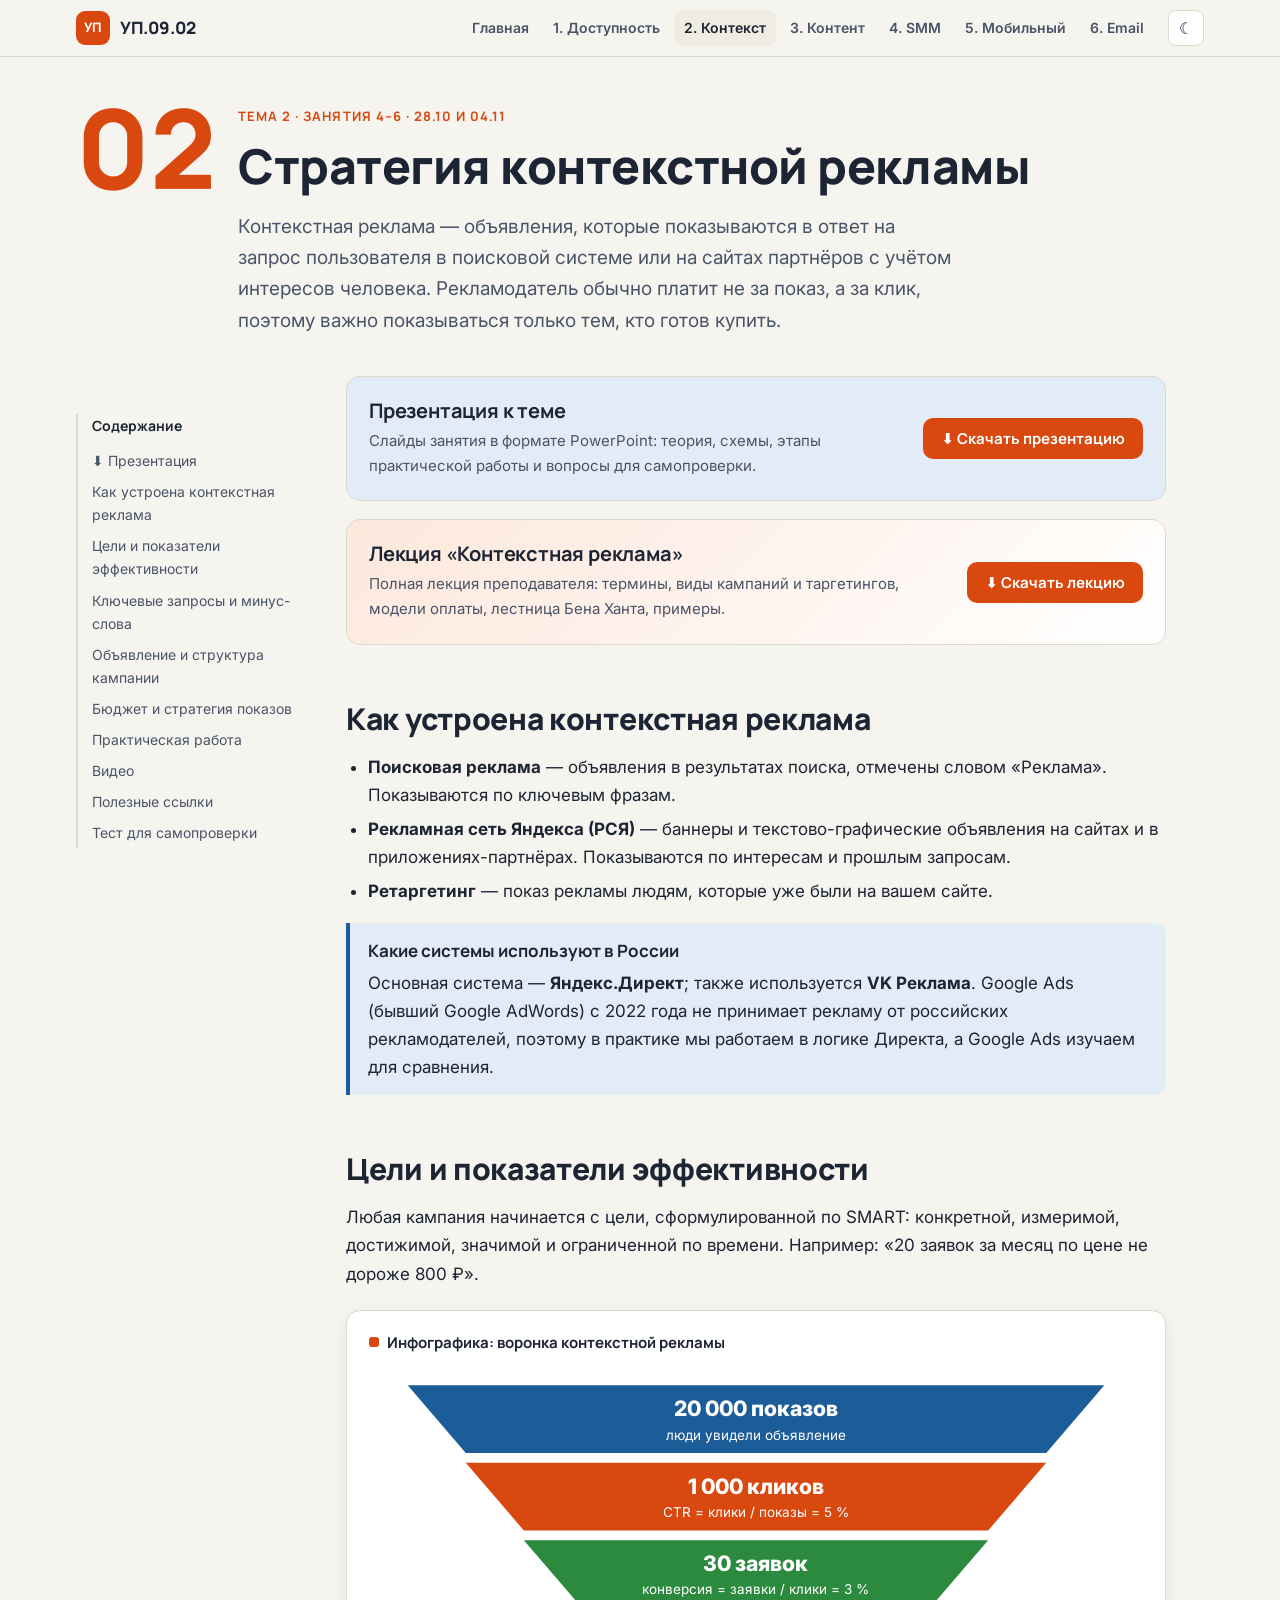
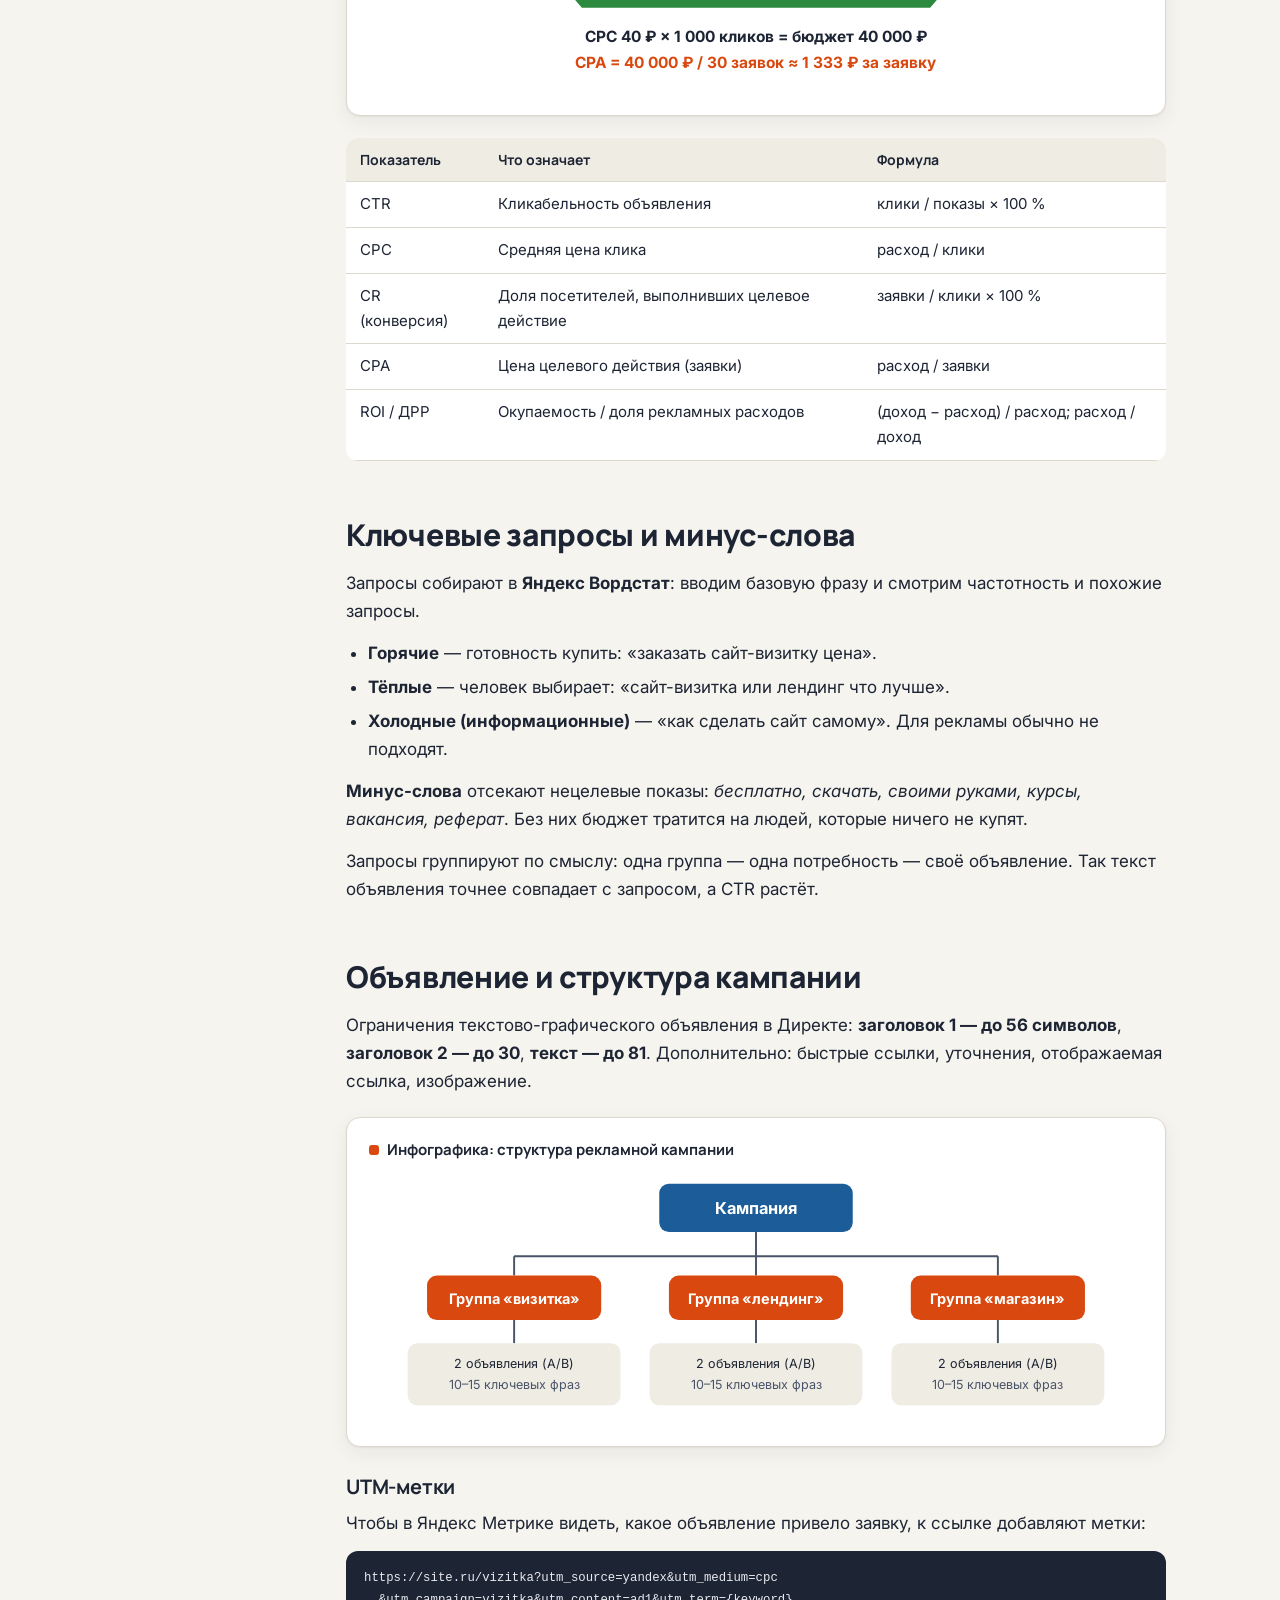
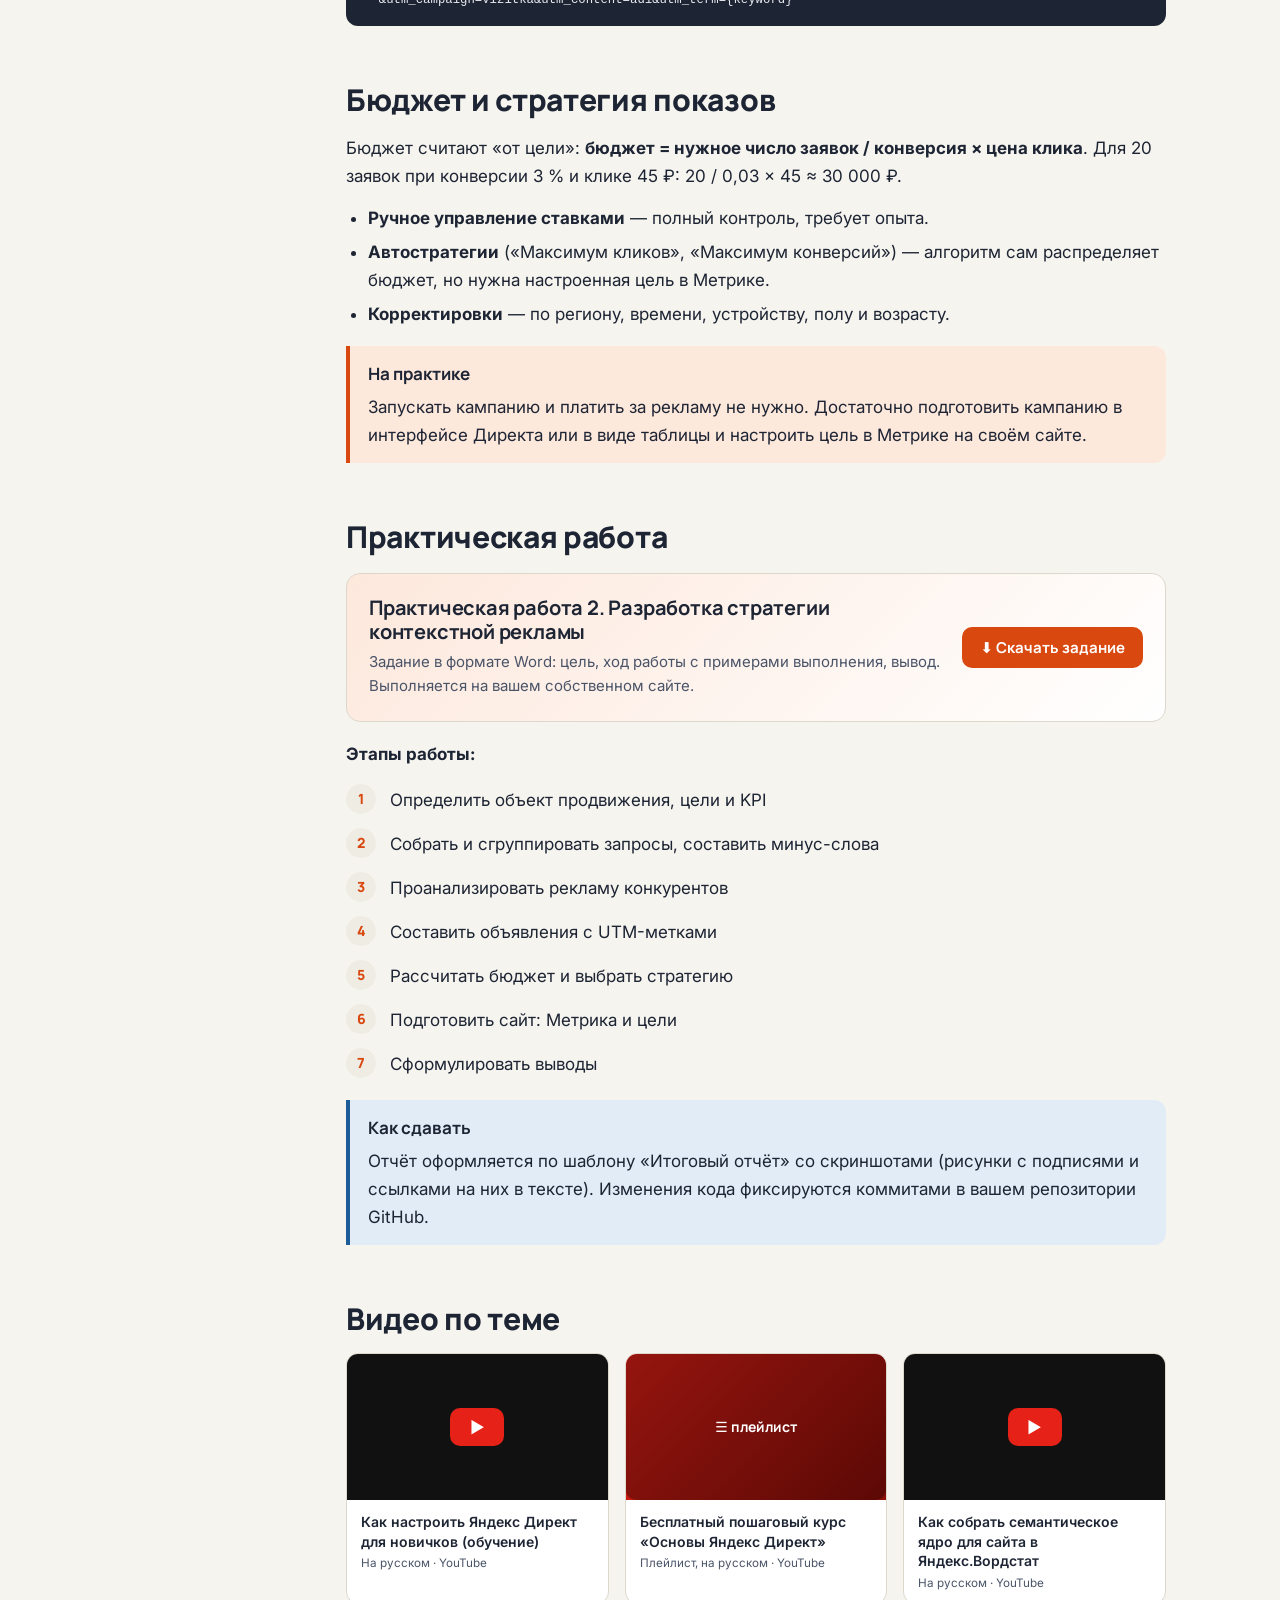
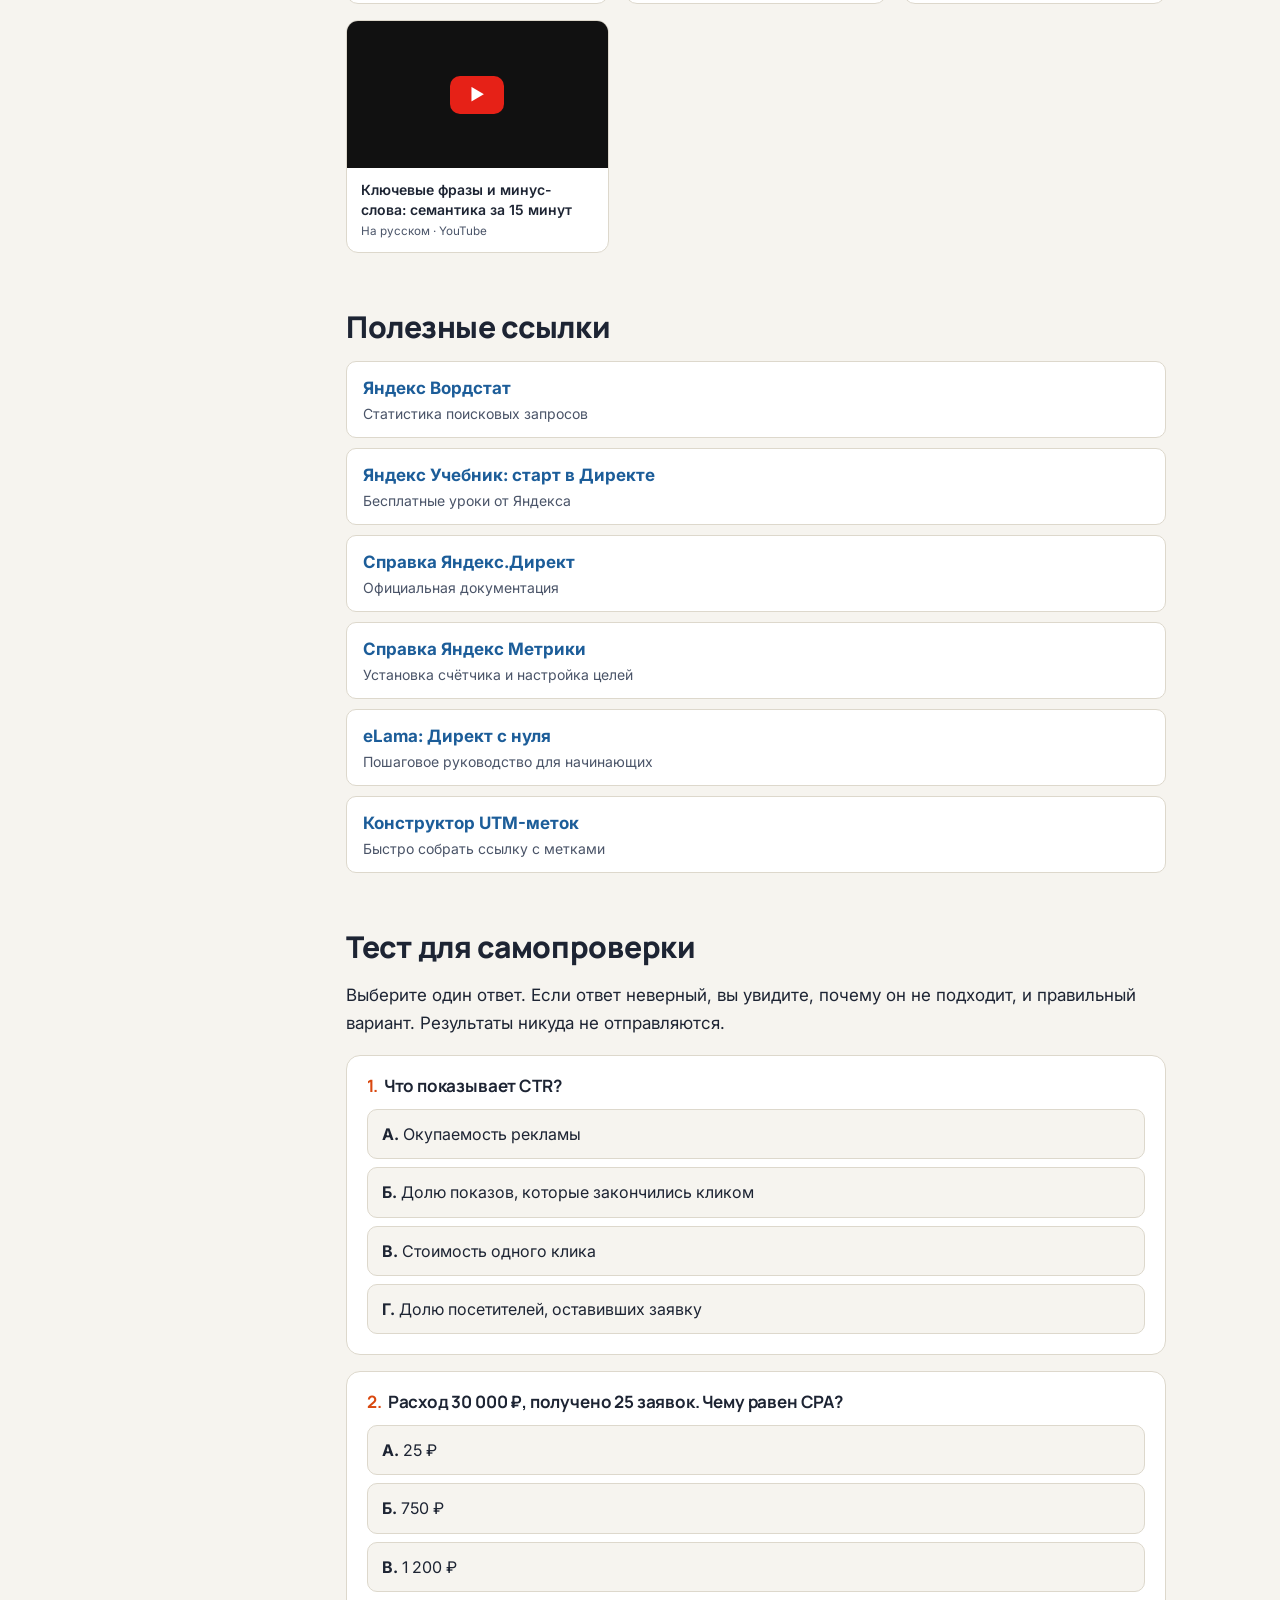
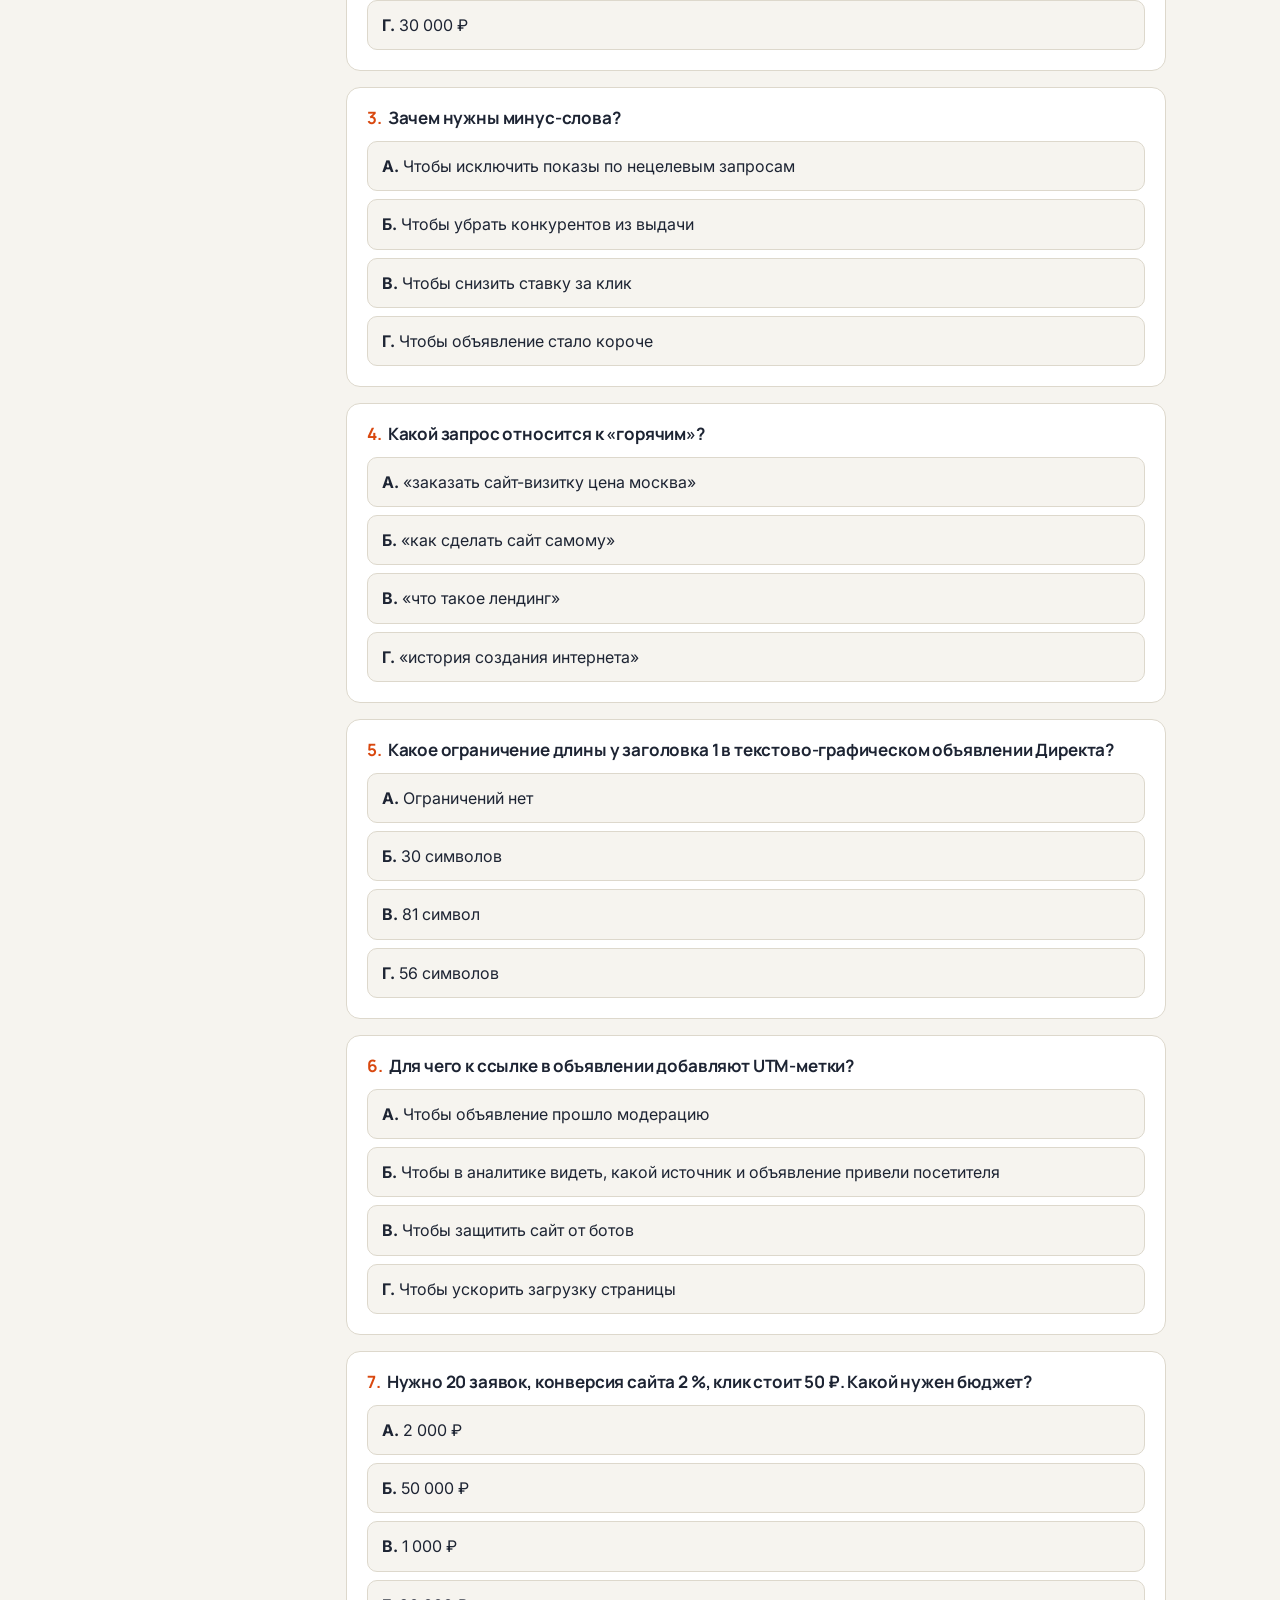
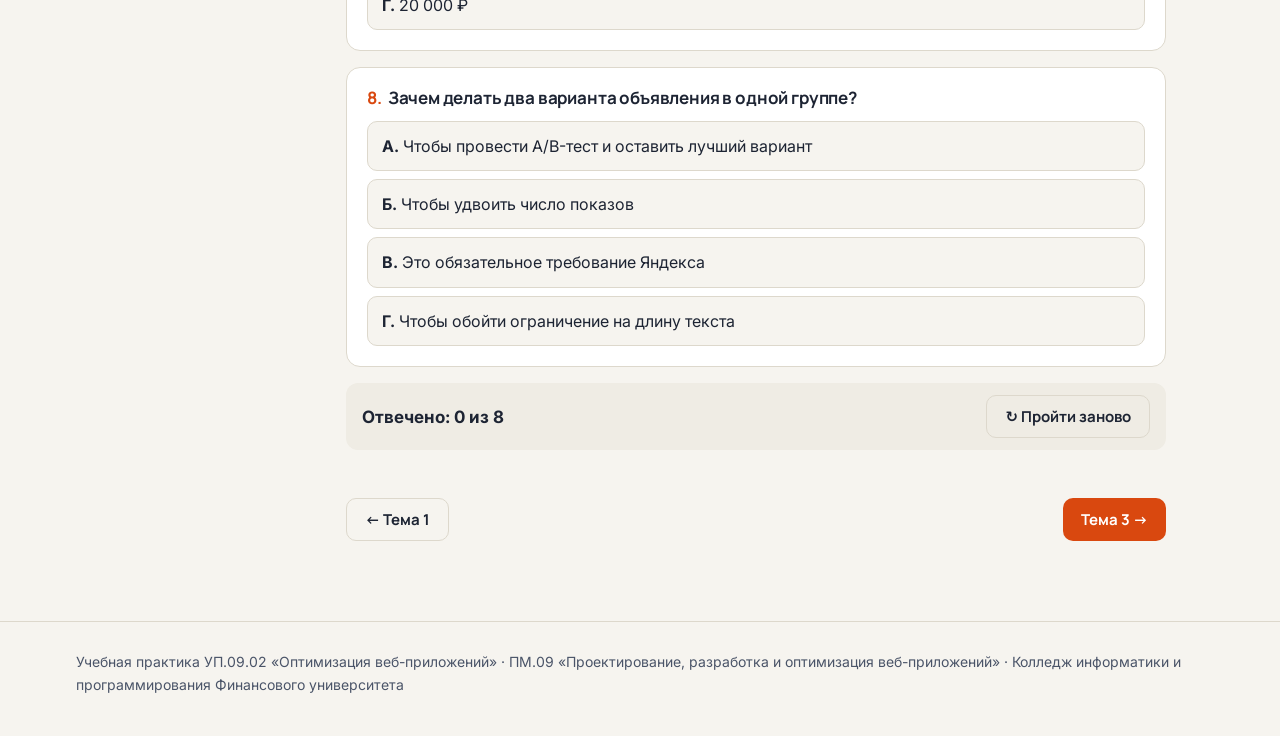
<file: tema-2-kontekstnaya-reklama.html>
<!doctype html>
<html lang="ru">
<head>
<meta charset="utf-8">
<meta name="viewport" content="width=device-width, initial-scale=1">
<title>Тема 2. Стратегия контекстной рекламы — УП.09.02</title>
<meta name="description" content="Цели и KPI, сбор запросов в Вордстате, минус-слова, объявления, бюджет и UTM-метки. Работаем в логике Яндекс.Директ.">
<meta property="og:type" content="website">
<meta property="og:title" content="Тема 2. Стратегия контекстной рекламы — УП.09.02">
<meta property="og:description" content="Цели и KPI, сбор запросов в Вордстате, минус-слова, объявления, бюджет и UTM-метки. Работаем в логике Яндекс.Директ.">
<link rel="icon" href="data:image/svg+xml,%3Csvg xmlns='http://www.w3.org/2000/svg' viewBox='0 0 64 64'%3E%3Crect width='64' height='64' rx='14' fill='%23d9480f'/%3E%3Ctext x='32' y='42' font-size='26' font-family='Arial' font-weight='700' fill='white' text-anchor='middle'%3EУП%3C/text%3E%3C/svg%3E">
<link rel="preconnect" href="https://fonts.googleapis.com">
<link rel="preconnect" href="https://fonts.gstatic.com" crossorigin>
<link href="https://fonts.googleapis.com/css2?family=Inter:wght@400;600;700&family=Manrope:wght@700;800&display=swap" rel="stylesheet">
<link rel="stylesheet" href="assets/style.css">
</head>
<body>
<a class="skip" href="#main">Перейти к содержанию</a>
<header class="top"><div class="top-in">
<a class="brand" href="index.html"><span class="brand-mark">УП</span><span class="brand-text">УП.09.02</span></a>
<nav class="nav" aria-label="Темы"><a href="index.html">Главная</a><a href="tema-1-dostupnost.html">1. Доступность</a><a href="tema-2-kontekstnaya-reklama.html" aria-current="page">2. Контекст</a><a href="tema-3-kontent-marketing.html">3. Контент</a><a href="tema-4-smm.html">4. SMM</a><a href="tema-5-mobilnyy-marketing.html">5. Мобильный</a><a href="tema-6-email-marketing.html">6. Email</a></nav>
<button class="theme-btn" type="button" aria-label="Тема">☾</button>
</div></header>
<main id="main">

<div class="wrap">
 <div class="topic-hero">
  <div class="big-num">02</div>
  <div>
   <span class="eyebrow">Тема 2 · Занятия 4–6 · 28.10 и 04.11</span>
   <h1>Стратегия контекстной рекламы</h1>
   <p class="lead">Контекстная реклама — объявления, которые показываются в ответ на запрос пользователя в поисковой системе или на сайтах партнёров с учётом интересов человека. Рекламодатель обычно платит не за показ, а за клик, поэтому важно показываться только тем, кто готов купить.</p>
  </div>
 </div>
 <div class="layout">
  <aside class="toc" aria-label="Содержание темы"><b>Содержание</b><a href="PPTX/tema-2.pptx" download>⬇ Презентация</a><a href="#vidy">Как устроена контекстная реклама</a><a href="#kpi">Цели и показатели эффективности</a><a href="#semantika">Ключевые запросы и минус-слова</a><a href="#obyavleniya">Объявление и структура кампании</a><a href="#byudzhet">Бюджет и стратегия показов</a><a href="#praktika">Практическая работа</a><a href="#video">Видео</a><a href="#ssylki">Полезные ссылки</a><a href="#test">Тест для самопроверки</a></aside>
  <article class="narrow">
   <div class="practice" style="background:var(--blue-soft)"><div><h3>Презентация к теме</h3><p>Слайды занятия в формате PowerPoint: теория, схемы, этапы практической работы и вопросы для самопроверки.</p></div>
    <a class="btn" href="PPTX/tema-2.pptx" download>⬇ Скачать презентацию</a></div>
   <div class="practice"><div><h3>Лекция «Контекстная реклама»</h3><p>Полная лекция преподавателя: термины, виды кампаний и таргетингов, модели оплаты, лестница Бена Ханта, примеры.</p></div><a class="btn" href="PPTX/%D0%A1%D1%82%D1%80%D0%B0%D1%82%D0%B5%D0%B3%D0%B8%D1%8F%20%D0%BA%D0%BE%D0%BD%D1%82%D0%B5%D0%BA%D1%81%D1%82%D0%BD%D0%BE%D0%B9%20%D1%80%D0%B5%D0%BA%D0%BB%D0%B0%D0%BC%D1%8B.pptx" download>⬇ Скачать лекцию</a></div>
   <section><h2 id="vidy">Как устроена контекстная реклама</h2>
<ul>
<li><b>Поисковая реклама</b> — объявления в результатах поиска, отмечены словом «Реклама». Показываются по ключевым фразам.</li>
<li><b>Рекламная сеть Яндекса (РСЯ)</b> — баннеры и текстово-графические объявления на сайтах и в приложениях-партнёрах. Показываются по интересам и прошлым запросам.</li>
<li><b>Ретаргетинг</b> — показ рекламы людям, которые уже были на вашем сайте.</li>
</ul>
<div class="note"><b>Какие системы используют в России</b>Основная система — <b>Яндекс.Директ</b>; также используется <b>VK Реклама</b>. Google Ads (бывший Google AdWords) с 2022 года не принимает рекламу от российских рекламодателей, поэтому в практике мы работаем в логике Директа, а Google Ads изучаем для сравнения.</div>
</section><section><h2 id="kpi">Цели и показатели эффективности</h2>
<p>Любая кампания начинается с цели, сформулированной по SMART: конкретной, измеримой, достижимой, значимой и ограниченной по времени. Например: «20 заявок за месяц по цене не дороже 800 ₽».</p>
<figure class="info"><figcaption>Инфографика: воронка контекстной рекламы</figcaption>
<svg viewBox="0 0 800 330" role="img" aria-label="Воронка: 20000 показов, CTR 5 процентов, 1000 кликов, конверсия 3 процента, 30 заявок">
 <polygon points="40,20 760,20 700,90 100,90" class="f-blue"/>
 <polygon points="100,100 700,100 640,170 160,170" class="f-accent"/>
 <polygon points="160,180 640,180 580,250 220,250" class="f-ok"/>
 <text x="400" y="52" text-anchor="middle" font-size="22" font-weight="800" class="t-white">20 000 показов</text>
 <text x="400" y="76" text-anchor="middle" font-size="14" class="t-white">люди увидели объявление</text>
 <text x="400" y="132" text-anchor="middle" font-size="22" font-weight="800" class="t-white">1 000 кликов</text>
 <text x="400" y="156" text-anchor="middle" font-size="14" class="t-white">CTR = клики / показы = 5 %</text>
 <text x="400" y="212" text-anchor="middle" font-size="22" font-weight="800" class="t-white">30 заявок</text>
 <text x="400" y="236" text-anchor="middle" font-size="14" class="t-white">конверсия = заявки / клики = 3 %</text>
 <text x="400" y="285" text-anchor="middle" font-size="16" font-weight="700" class="t-ink">CPC 40 ₽ × 1 000 кликов = бюджет 40 000 ₽</text>
 <text x="400" y="312" text-anchor="middle" font-size="16" font-weight="700" class="t-accent" style="fill:var(--accent)">CPA = 40 000 ₽ / 30 заявок ≈ 1 333 ₽ за заявку</text>
</svg></figure>
<div class="table-wrap"><table>
<tr><th>Показатель</th><th>Что означает</th><th>Формула</th></tr>
<tr><td>CTR</td><td>Кликабельность объявления</td><td>клики / показы × 100 %</td></tr>
<tr><td>CPC</td><td>Средняя цена клика</td><td>расход / клики</td></tr>
<tr><td>CR (конверсия)</td><td>Доля посетителей, выполнивших целевое действие</td><td>заявки / клики × 100 %</td></tr>
<tr><td>CPA</td><td>Цена целевого действия (заявки)</td><td>расход / заявки</td></tr>
<tr><td>ROI / ДРР</td><td>Окупаемость / доля рекламных расходов</td><td>(доход − расход) / расход; расход / доход</td></tr>
</table></div>
</section><section><h2 id="semantika">Ключевые запросы и минус-слова</h2>
<p>Запросы собирают в <b>Яндекс Вордстат</b>: вводим базовую фразу и смотрим частотность и похожие запросы.</p>
<ul>
<li><b>Горячие</b> — готовность купить: «заказать сайт-визитку цена».</li>
<li><b>Тёплые</b> — человек выбирает: «сайт-визитка или лендинг что лучше».</li>
<li><b>Холодные (информационные)</b> — «как сделать сайт самому». Для рекламы обычно не подходят.</li>
</ul>
<p><b>Минус-слова</b> отсекают нецелевые показы: <i>бесплатно, скачать, своими руками, курсы, вакансия, реферат</i>. Без них бюджет тратится на людей, которые ничего не купят.</p>
<p>Запросы группируют по смыслу: одна группа — одна потребность — своё объявление. Так текст объявления точнее совпадает с запросом, а CTR растёт.</p>
</section><section><h2 id="obyavleniya">Объявление и структура кампании</h2>
<p>Ограничения текстово-графического объявления в Директе: <b>заголовок 1 — до 56 символов</b>, <b>заголовок 2 — до 30</b>, <b>текст — до 81</b>. Дополнительно: быстрые ссылки, уточнения, отображаемая ссылка, изображение.</p>
<figure class="info"><figcaption>Инфографика: структура рекламной кампании</figcaption>
<svg viewBox="0 0 800 250" role="img" aria-label="Кампания содержит группы, в группах объявления и ключевые фразы">
 <rect x="300" y="10" width="200" height="50" rx="10" class="f-blue"/>
 <text x="400" y="41" text-anchor="middle" font-size="17" font-weight="700" class="t-white">Кампания</text>
 <path d="M400 60 V85 M150 85 H650 M150 85 V105 M400 85 V105 M650 85 V105" fill="none" stroke-width="2" class="s-ink2"/>
 <rect x="60" y="105" width="180" height="46" rx="10" class="f-accent"/><text x="150" y="134" text-anchor="middle" font-size="15" font-weight="700" class="t-white">Группа «визитка»</text>
 <rect x="310" y="105" width="180" height="46" rx="10" class="f-accent"/><text x="400" y="134" text-anchor="middle" font-size="15" font-weight="700" class="t-white">Группа «лендинг»</text>
 <rect x="560" y="105" width="180" height="46" rx="10" class="f-accent"/><text x="650" y="134" text-anchor="middle" font-size="15" font-weight="700" class="t-white">Группа «магазин»</text>
 <path d="M150 151 V175 M400 151 V175 M650 151 V175" stroke-width="2" class="s-ink2"/>
 <rect x="40" y="175" width="220" height="64" rx="10" class="f-surface2"/>
 <text x="150" y="200" text-anchor="middle" font-size="13" class="t-ink">2 объявления (A/B)</text>
 <text x="150" y="222" text-anchor="middle" font-size="13" class="t-ink2">10–15 ключевых фраз</text>
 <rect x="290" y="175" width="220" height="64" rx="10" class="f-surface2"/>
 <text x="400" y="200" text-anchor="middle" font-size="13" class="t-ink">2 объявления (A/B)</text>
 <text x="400" y="222" text-anchor="middle" font-size="13" class="t-ink2">10–15 ключевых фраз</text>
 <rect x="540" y="175" width="220" height="64" rx="10" class="f-surface2"/>
 <text x="650" y="200" text-anchor="middle" font-size="13" class="t-ink">2 объявления (A/B)</text>
 <text x="650" y="222" text-anchor="middle" font-size="13" class="t-ink2">10–15 ключевых фраз</text>
</svg></figure>
<h3>UTM-метки</h3>
<p>Чтобы в Яндекс Метрике видеть, какое объявление привело заявку, к ссылке добавляют метки:</p>
<pre><code>https://site.ru/vizitka?utm_source=yandex&amp;utm_medium=cpc
  &amp;utm_campaign=vizitka&amp;utm_content=ad1&amp;utm_term={keyword}</code></pre>
</section><section><h2 id="byudzhet">Бюджет и стратегия показов</h2>
<p>Бюджет считают «от цели»: <b>бюджет = нужное число заявок / конверсия × цена клика</b>. Для 20 заявок при конверсии 3 % и клике 45 ₽: 20 / 0,03 × 45 ≈ 30 000 ₽.</p>
<ul>
<li><b>Ручное управление ставками</b> — полный контроль, требует опыта.</li>
<li><b>Автостратегии</b> («Максимум кликов», «Максимум конверсий») — алгоритм сам распределяет бюджет, но нужна настроенная цель в Метрике.</li>
<li><b>Корректировки</b> — по региону, времени, устройству, полу и возрасту.</li>
</ul>
<div class="note warn"><b>На практике</b>Запускать кампанию и платить за рекламу не нужно. Достаточно подготовить кампанию в интерфейсе Директа или в виде таблицы и настроить цель в Метрике на своём сайте.</div>
</section>
   <section><h2 id="praktika">Практическая работа</h2>
    <div class="practice"><div><h3>Практическая работа 2. Разработка стратегии контекстной рекламы</h3><p>Задание в формате Word: цель, ход работы с примерами выполнения, вывод. Выполняется на вашем собственном сайте.</p></div>
    <a class="btn" href="practice/pr2-kontekstnaya-reklama.docx" download>⬇ Скачать задание</a></div>
    <p><b>Этапы работы:</b></p><ol class="steps-list"><li>Определить объект продвижения, цели и KPI</li><li>Собрать и сгруппировать запросы, составить минус-слова</li><li>Проанализировать рекламу конкурентов</li><li>Составить объявления с UTM-метками</li><li>Рассчитать бюджет и выбрать стратегию</li><li>Подготовить сайт: Метрика и цели</li><li>Сформулировать выводы</li></ol>
    <div class="note"><b>Как сдавать</b>Отчёт оформляется по шаблону «Итоговый отчёт» со скриншотами (рисунки с подписями и ссылками на них в тексте). Изменения кода фиксируются коммитами в вашем репозитории GitHub.</div>
   </section>
   <section><h2 id="video">Видео по теме</h2><div class="videos"><a class="video" href="https://www.youtube.com/watch?v=N-zfuKXSbvc" target="_blank" rel="noopener"><div class="thumb" style="background-image:url(https://i.ytimg.com/vi/N-zfuKXSbvc/hqdefault.jpg)"></div><span>Как настроить Яндекс Директ для новичков (обучение)<small>На русском · YouTube</small></span></a><a class="video" href="https://www.youtube.com/playlist?list=PL6eLDN2eiiDmleOX26buYRNGEhJMFu86Q" target="_blank" rel="noopener"><div class="thumb list"></div><span>Бесплатный пошаговый курс «Основы Яндекс Директ»<small>Плейлист, на русском · YouTube</small></span></a><a class="video" href="https://www.youtube.com/watch?v=44JcPEfY76w" target="_blank" rel="noopener"><div class="thumb" style="background-image:url(https://i.ytimg.com/vi/44JcPEfY76w/hqdefault.jpg)"></div><span>Как собрать семантическое ядро для сайта в Яндекс.Вордстат<small>На русском · YouTube</small></span></a><a class="video" href="https://www.youtube.com/watch?v=WWs1sG0t6pI" target="_blank" rel="noopener"><div class="thumb" style="background-image:url(https://i.ytimg.com/vi/WWs1sG0t6pI/hqdefault.jpg)"></div><span>Ключевые фразы и минус-слова: семантика за 15 минут<small>На русском · YouTube</small></span></a></div></section>
   <section><h2 id="ssylki">Полезные ссылки</h2><ul class="links"><li><a href="https://wordstat.yandex.ru/" target="_blank" rel="noopener"><b>Яндекс Вордстат</b><small>Статистика поисковых запросов</small></a></li><li><a href="https://yandex.ru/adv/edu/direct/direct-start" target="_blank" rel="noopener"><b>Яндекс Учебник: старт в Директе</b><small>Бесплатные уроки от Яндекса</small></a></li><li><a href="https://yandex.ru/support/direct/" target="_blank" rel="noopener"><b>Справка Яндекс.Директ</b><small>Официальная документация</small></a></li><li><a href="https://yandex.ru/support/metrica/" target="_blank" rel="noopener"><b>Справка Яндекс Метрики</b><small>Установка счётчика и настройка целей</small></a></li><li><a href="https://elama.ru/blog/kak-nastroit-yandeks-direkt-s-nulya-v-2025-godu-poshagovoe-prakticheskoe-rukovodstvo-dlya-nachinayuschih/" target="_blank" rel="noopener"><b>eLama: Директ с нуля</b><small>Пошаговое руководство для начинающих</small></a></li><li><a href="https://tilda.cc/ru/utm/" target="_blank" rel="noopener"><b>Конструктор UTM-меток</b><small>Быстро собрать ссылку с метками</small></a></li></ul></section>
   <section><h2 id="test">Тест для самопроверки</h2>
    <p>Выберите один ответ. Если ответ неверный, вы увидите, почему он не подходит, и правильный вариант. Результаты никуда не отправляются.</p>
    <div id="quiz" class="quiz"></div>
    <script type="application/json" id="quiz-data">[{"q": "Что показывает CTR?", "o": [["Стоимость одного клика", "Это CPC — расход, делённый на число кликов."], ["Долю показов, которые закончились кликом", ""], ["Долю посетителей, оставивших заявку", "Это конверсия (CR) — заявки, делённые на клики."], ["Окупаемость рекламы", "Окупаемость показывает ROI."]], "a": 1, "ok": "CTR = клики / показы × 100 %. Он показывает, насколько объявление привлекательно."}, {"q": "Расход 30 000 ₽, получено 25 заявок. Чему равен CPA?", "o": [["750 ₽", "Так получится, если разделить на 40, а заявок было 25."], ["1 200 ₽", ""], ["25 ₽", "Это число заявок, а не стоимость одной заявки."], ["30 000 ₽", "Это общий расход, а CPA — расход на одну заявку."]], "a": 1, "ok": "CPA = расход / число заявок = 30 000 / 25 = 1 200 ₽."}, {"q": "Зачем нужны минус-слова?", "o": [["Чтобы снизить ставку за клик", "Ставка задаётся отдельно, минус-слова на неё напрямую не влияют."], ["Чтобы исключить показы по нецелевым запросам", ""], ["Чтобы убрать конкурентов из выдачи", "Влиять на чужие объявления нельзя."], ["Чтобы объявление стало короче", "Минус-слова не отображаются в тексте объявления."]], "a": 1, "ok": "Минус-слова (бесплатно, скачать, курсы…) не дают тратить бюджет на людей, которые не купят."}, {"q": "Какой запрос относится к «горячим»?", "o": [["«как сделать сайт самому»", "Это информационный (холодный) запрос: человек хочет научиться, а не заказать."], ["«история создания интернета»", "Запрос информационный и к услуге не относится."], ["«заказать сайт-визитку цена москва»", ""], ["«что такое лендинг»", "Человек только знакомится с понятием — это холодный запрос."]], "a": 2, "ok": "Слова «заказать», «цена», город указывают на готовность купить."}, {"q": "Какое ограничение длины у заголовка 1 в текстово-графическом объявлении Директа?", "o": [["30 символов", "30 символов — ограничение для заголовка 2."], ["56 символов", ""], ["81 символ", "81 символ — ограничение для текста объявления."], ["Ограничений нет", "Ограничения есть, без них объявление не пройдёт модерацию."]], "a": 1, "ok": "Заголовок 1 — до 56 символов, заголовок 2 — до 30, текст — до 81."}, {"q": "Для чего к ссылке в объявлении добавляют UTM-метки?", "o": [["Чтобы ускорить загрузку страницы", "Метки — это параметры адреса, на скорость они не влияют."], ["Чтобы в аналитике видеть, какой источник и объявление привели посетителя", ""], ["Чтобы объявление прошло модерацию", "Модерация не требует меток."], ["Чтобы защитить сайт от ботов", "От ботов метки не защищают."]], "a": 1, "ok": "Метки utm_source, utm_medium, utm_campaign и др. передаются в Метрику и показывают эффективность каждого объявления."}, {"q": "Нужно 20 заявок, конверсия сайта 2 %, клик стоит 50 ₽. Какой нужен бюджет?", "o": [["1 000 ₽", "Это стоимость 20 кликов, а для 20 заявок кликов нужно гораздо больше."], ["20 000 ₽", ""], ["50 000 ₽", "Проверьте расчёт: 20 / 0,02 = 1 000 кликов × 50 ₽."], ["2 000 ₽", "Так получится, если умножить 20 на 2 % и на 50 ₽, но формула другая."]], "a": 1, "ok": "Кликов = 20 / 0,02 = 1 000; бюджет = 1 000 × 50 = 20 000 ₽."}, {"q": "Зачем делать два варианта объявления в одной группе?", "o": [["Чтобы удвоить число показов", "Число показов зависит от спроса и ставок, а не от числа объявлений."], ["Чтобы провести A/B-тест и оставить лучший вариант", ""], ["Это обязательное требование Яндекса", "Одного объявления в группе достаточно для запуска."], ["Чтобы обойти ограничение на длину текста", "Каждое объявление имеет те же ограничения."]], "a": 1, "ok": "Система чередует варианты, и по CTR и конверсии видно, какой текст работает лучше."}]</script>
   </section>
   <div class="pager"><a class="btn ghost" href="tema-1-dostupnost.html">← Тема 1</a><a class="btn" href="tema-3-kontent-marketing.html">Тема 3 →</a></div>
  </article>
 </div>
</div>
</main>
<footer class="foot"><div class="wrap">
Учебная практика УП.09.02 «Оптимизация веб-приложений» · ПМ.09 «Проектирование, разработка и оптимизация веб-приложений» · Колледж информатики и программирования Финансового университета
</div></footer>
<script src="assets/app.js"></script>
</body>
</html>
</file>
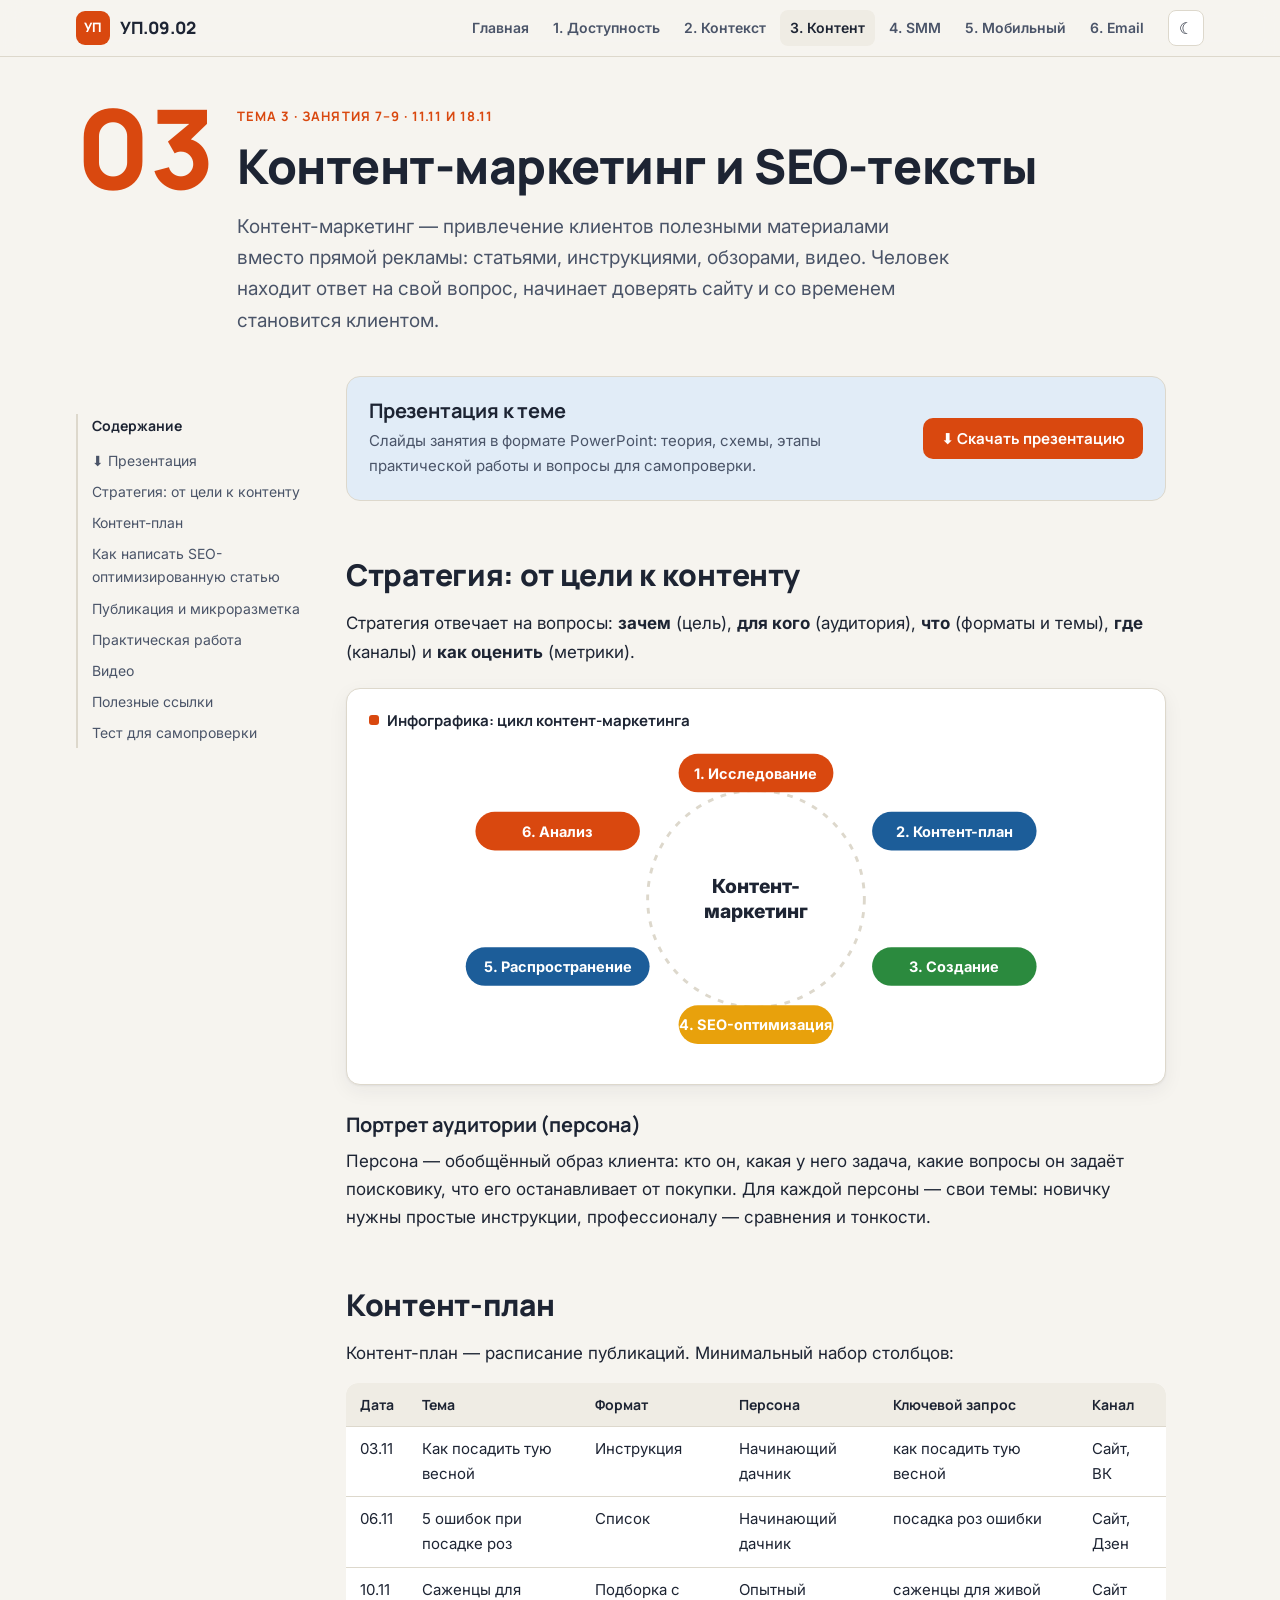
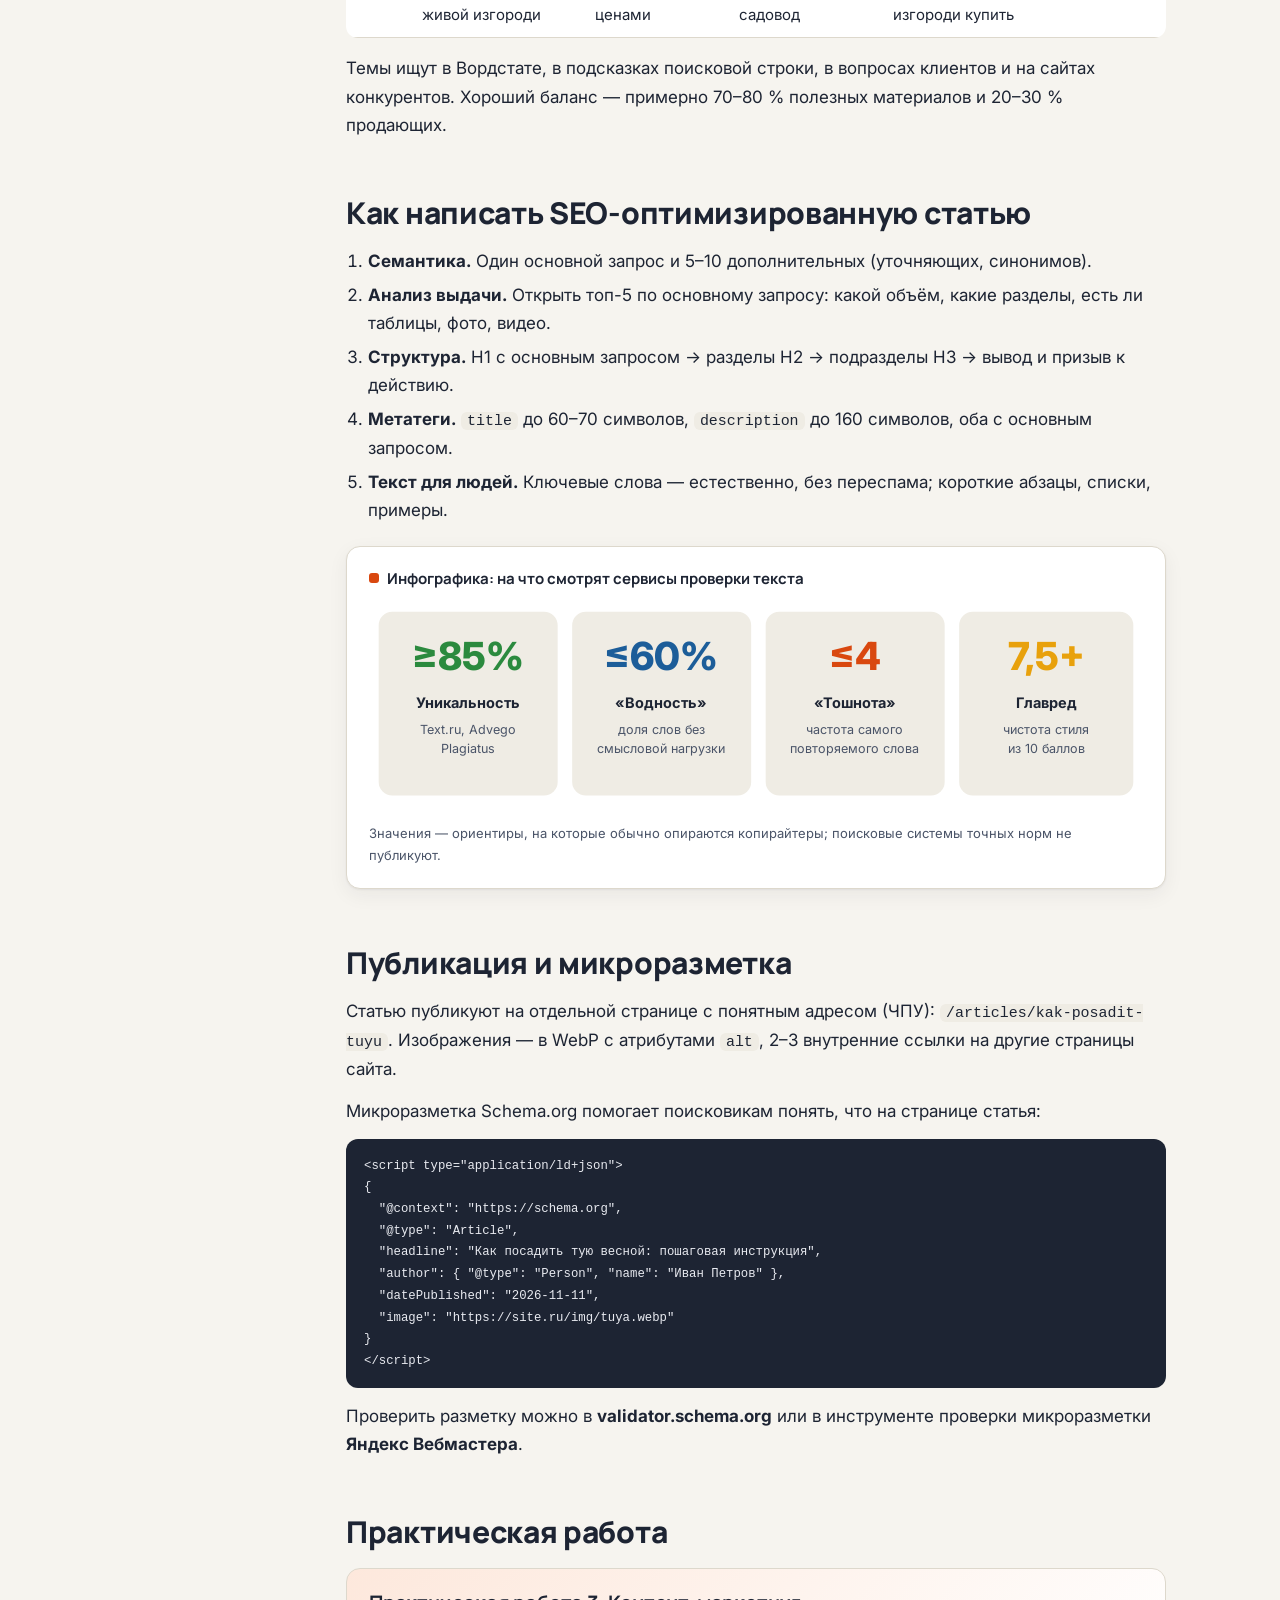
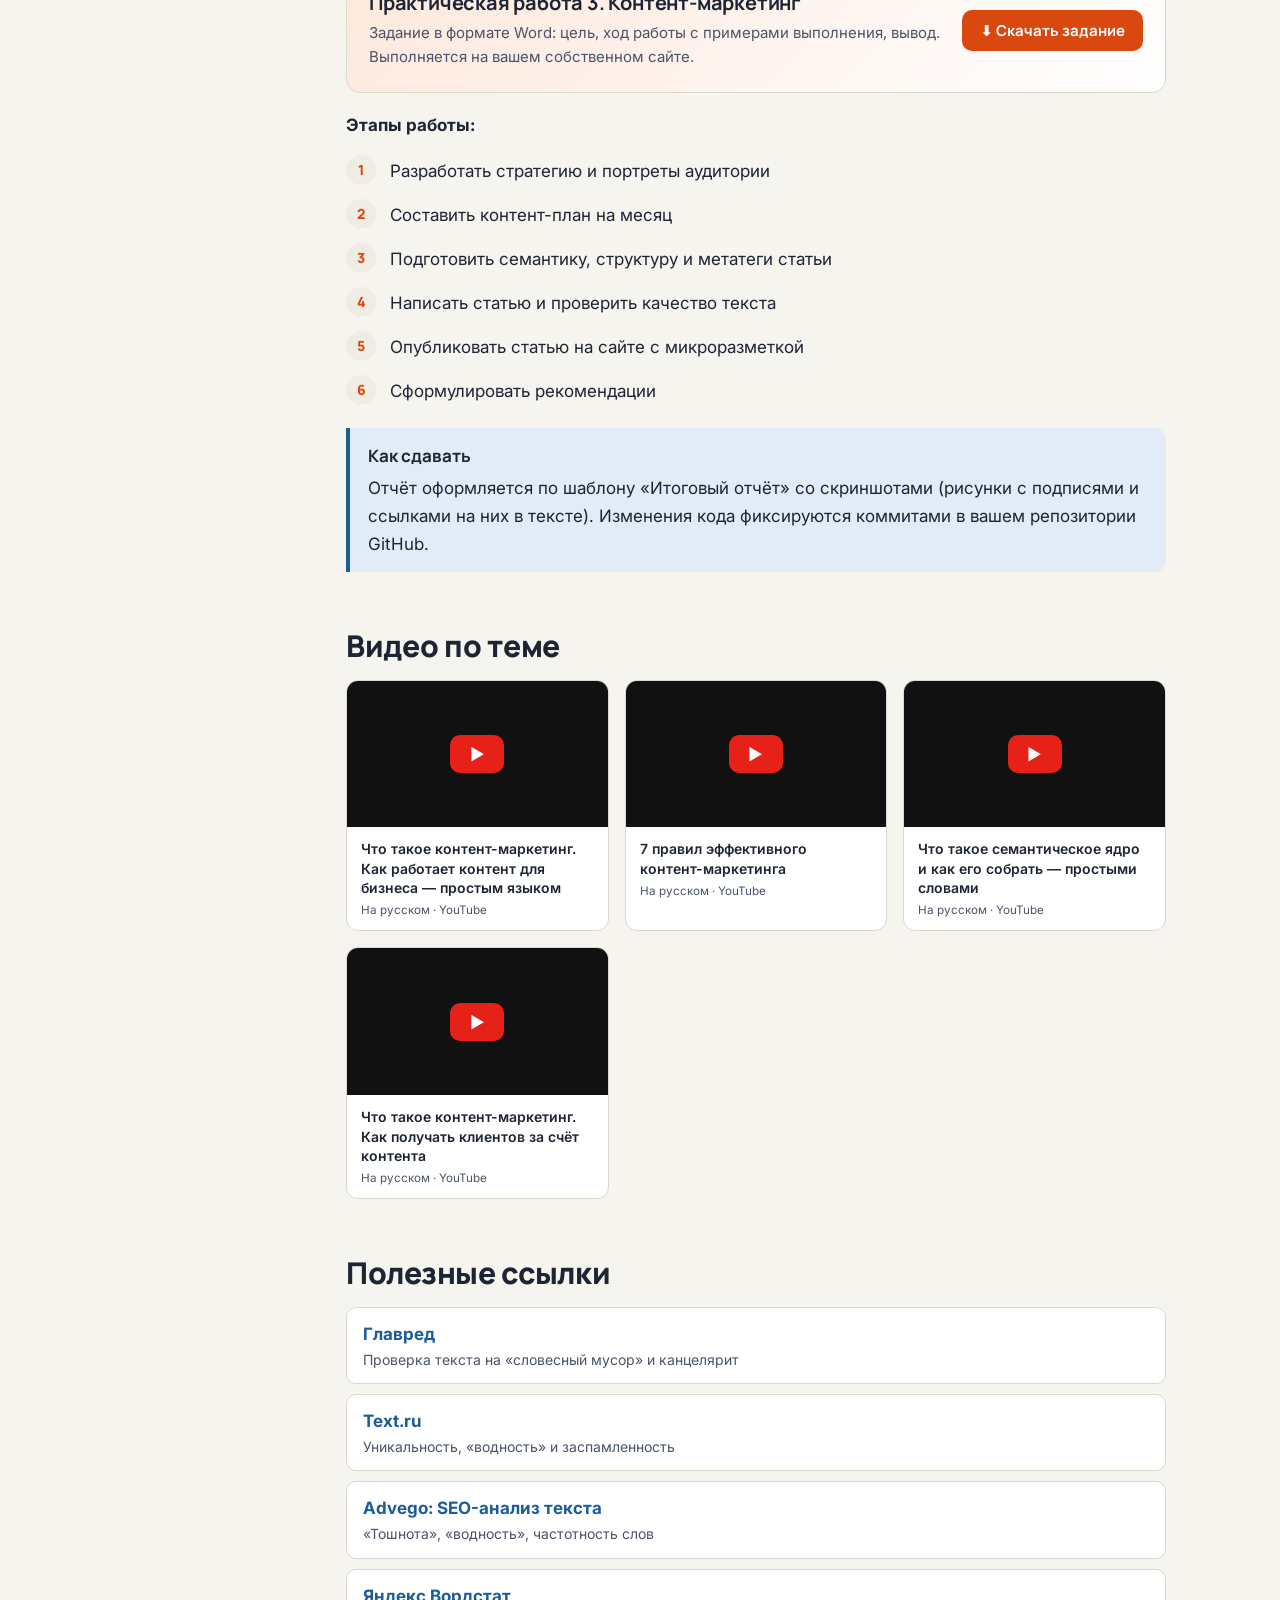
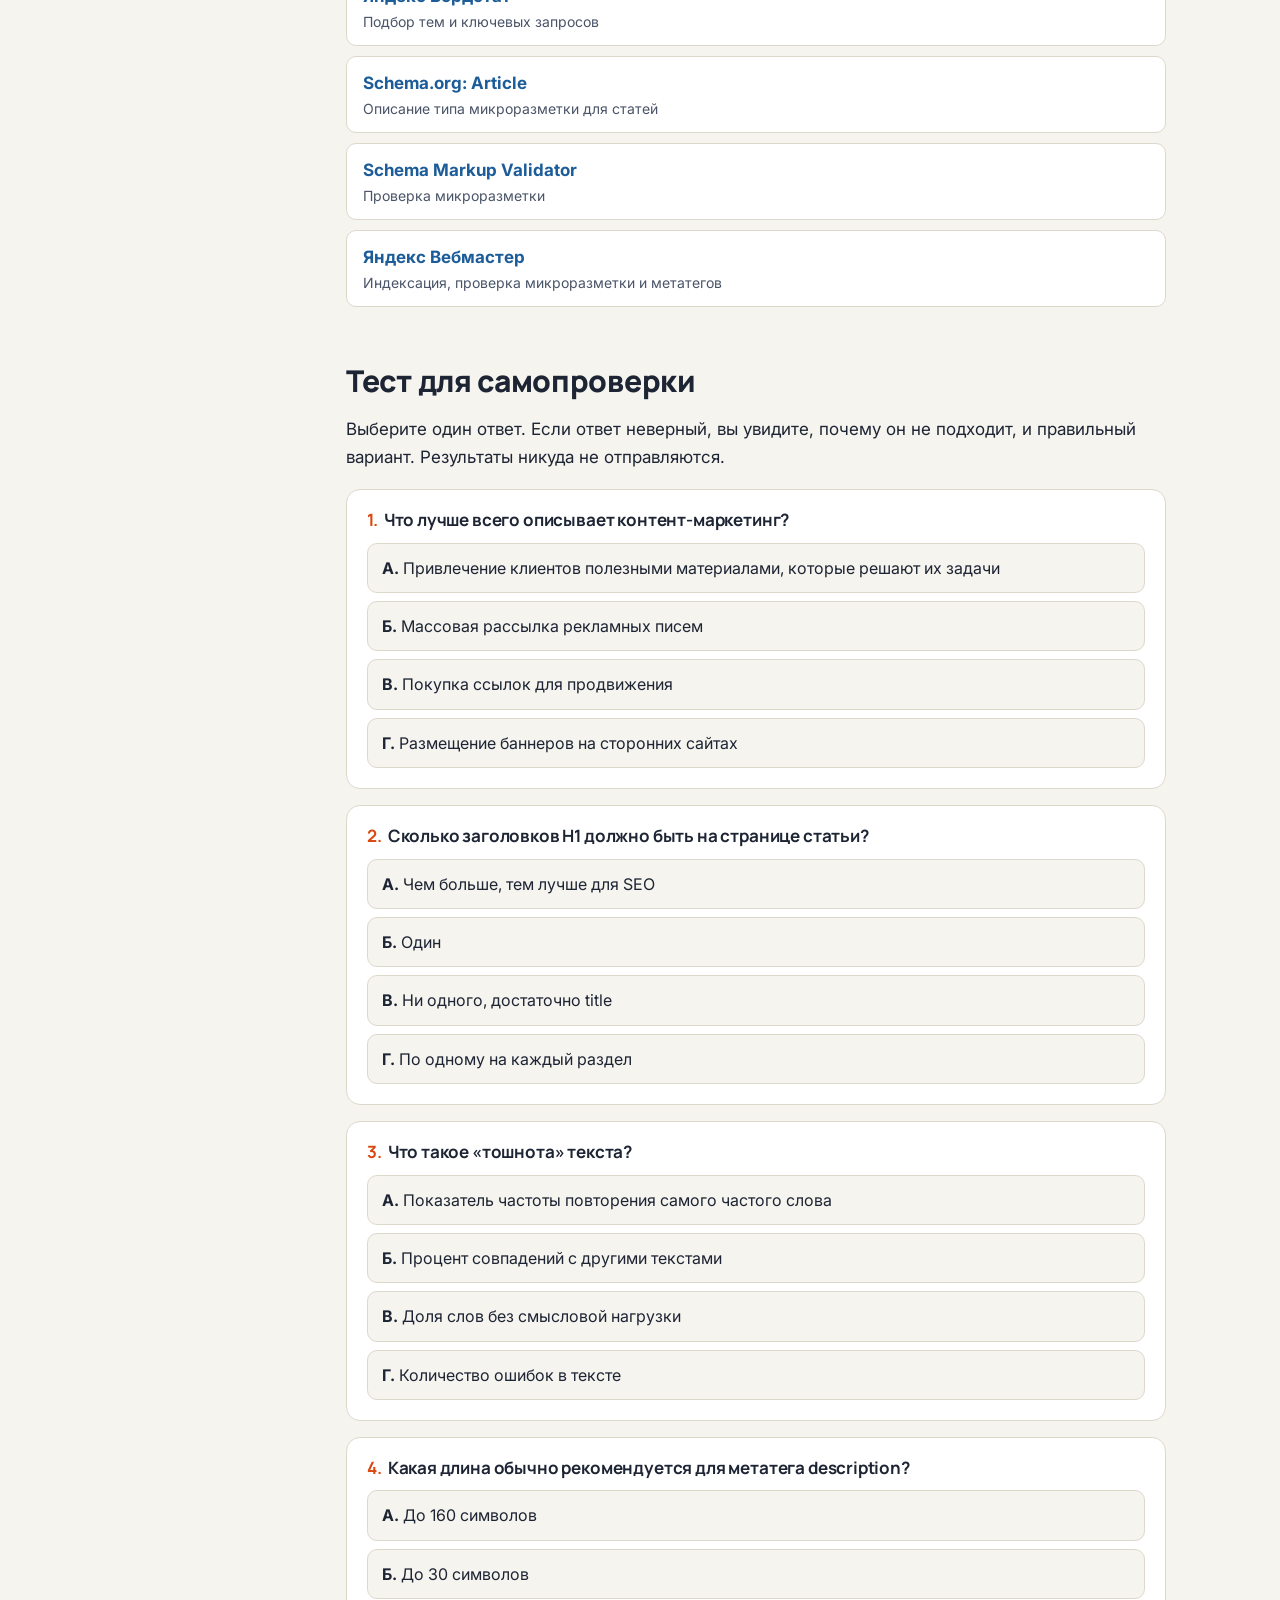
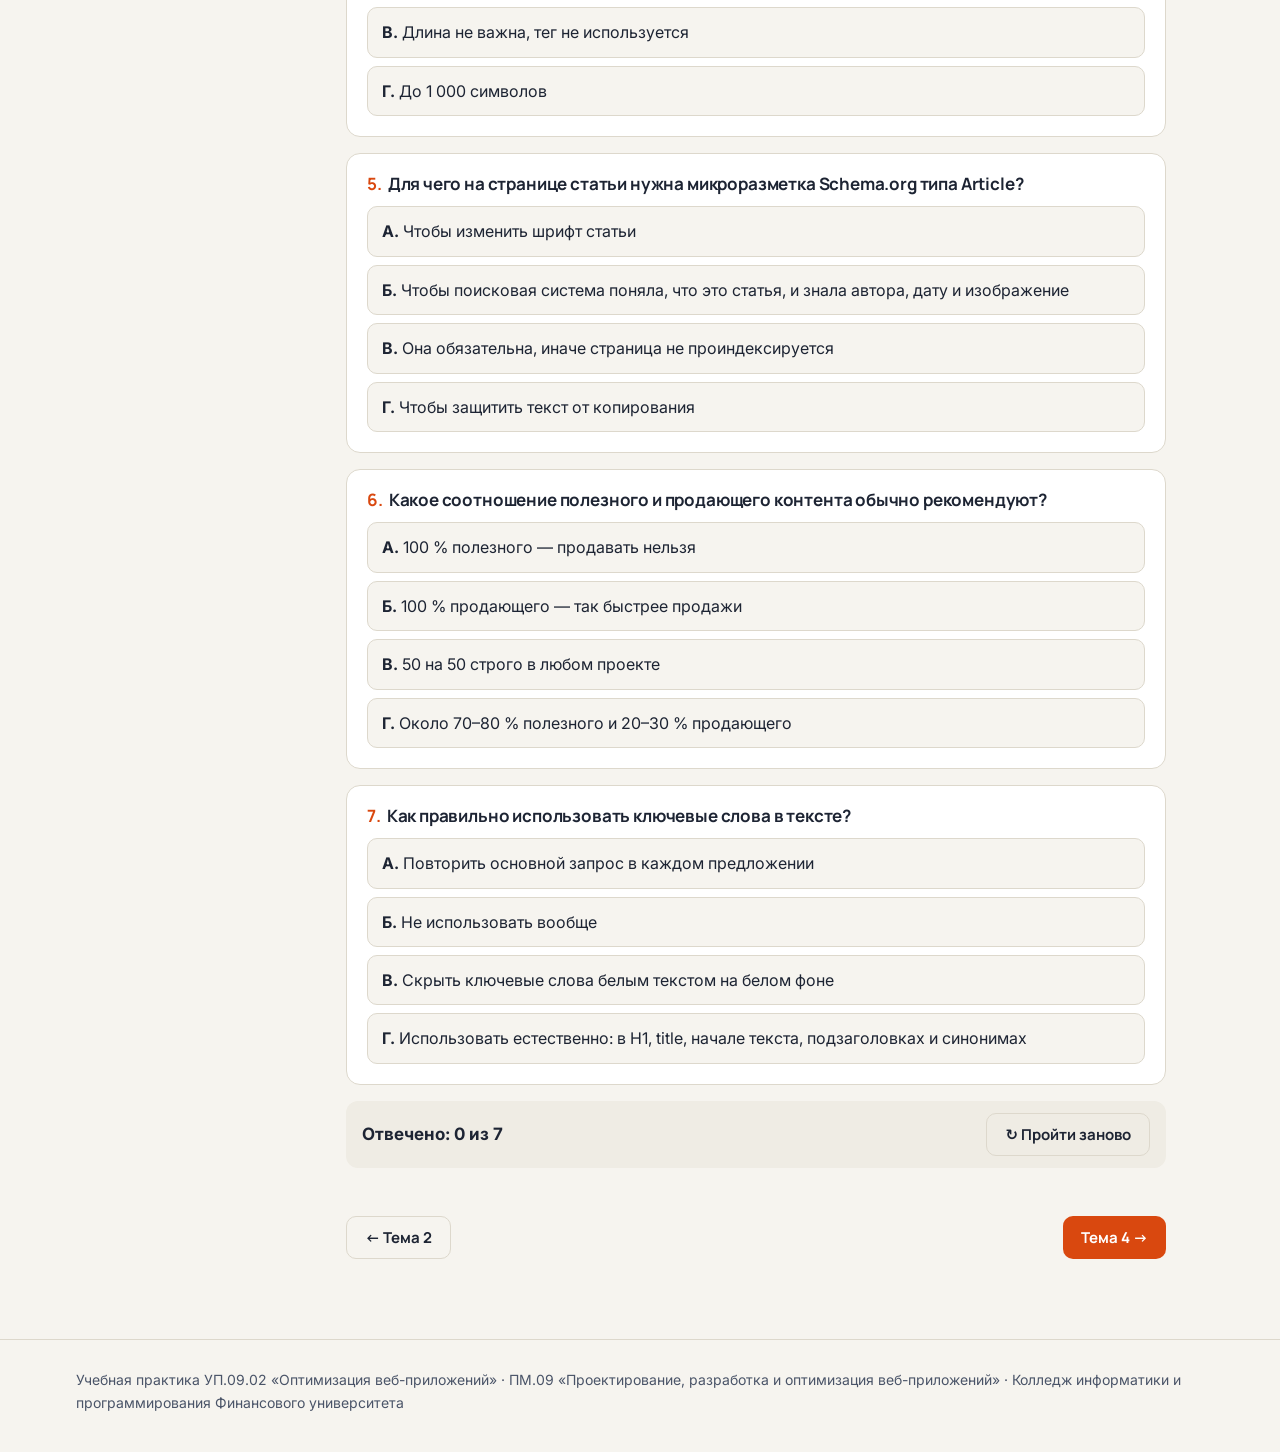
<file: tema-3-kontent-marketing.html>
<!doctype html>
<html lang="ru">
<head>
<meta charset="utf-8">
<meta name="viewport" content="width=device-width, initial-scale=1">
<title>Тема 3. Контент-маркетинг и SEO-тексты — УП.09.02</title>
<meta name="description" content="Стратегия контента, портреты аудитории, контент-план, написание и проверка SEO-статьи, публикация с микроразметкой.">
<meta property="og:type" content="website">
<meta property="og:title" content="Тема 3. Контент-маркетинг и SEO-тексты — УП.09.02">
<meta property="og:description" content="Стратегия контента, портреты аудитории, контент-план, написание и проверка SEO-статьи, публикация с микроразметкой.">
<link rel="icon" href="data:image/svg+xml,%3Csvg xmlns='http://www.w3.org/2000/svg' viewBox='0 0 64 64'%3E%3Crect width='64' height='64' rx='14' fill='%23d9480f'/%3E%3Ctext x='32' y='42' font-size='26' font-family='Arial' font-weight='700' fill='white' text-anchor='middle'%3EУП%3C/text%3E%3C/svg%3E">
<link rel="preconnect" href="https://fonts.googleapis.com">
<link rel="preconnect" href="https://fonts.gstatic.com" crossorigin>
<link href="https://fonts.googleapis.com/css2?family=Inter:wght@400;600;700&family=Manrope:wght@700;800&display=swap" rel="stylesheet">
<link rel="stylesheet" href="assets/style.css">
</head>
<body>
<a class="skip" href="#main">Перейти к содержанию</a>
<header class="top"><div class="top-in">
<a class="brand" href="index.html"><span class="brand-mark">УП</span><span class="brand-text">УП.09.02</span></a>
<nav class="nav" aria-label="Темы"><a href="index.html">Главная</a><a href="tema-1-dostupnost.html">1. Доступность</a><a href="tema-2-kontekstnaya-reklama.html">2. Контекст</a><a href="tema-3-kontent-marketing.html" aria-current="page">3. Контент</a><a href="tema-4-smm.html">4. SMM</a><a href="tema-5-mobilnyy-marketing.html">5. Мобильный</a><a href="tema-6-email-marketing.html">6. Email</a></nav>
<button class="theme-btn" type="button" aria-label="Тема">☾</button>
</div></header>
<main id="main">

<div class="wrap">
 <div class="topic-hero">
  <div class="big-num">03</div>
  <div>
   <span class="eyebrow">Тема 3 · Занятия 7–9 · 11.11 и 18.11</span>
   <h1>Контент-маркетинг и SEO-тексты</h1>
   <p class="lead">Контент-маркетинг — привлечение клиентов полезными материалами вместо прямой рекламы: статьями, инструкциями, обзорами, видео. Человек находит ответ на свой вопрос, начинает доверять сайту и со временем становится клиентом.</p>
  </div>
 </div>
 <div class="layout">
  <aside class="toc" aria-label="Содержание темы"><b>Содержание</b><a href="PPTX/tema-3.pptx" download>⬇ Презентация</a><a href="#strategiya">Стратегия: от цели к контенту</a><a href="#plan">Контент-план</a><a href="#seo-tekst">Как написать SEO-оптимизированную статью</a><a href="#publikaciya">Публикация и микроразметка</a><a href="#praktika">Практическая работа</a><a href="#video">Видео</a><a href="#ssylki">Полезные ссылки</a><a href="#test">Тест для самопроверки</a></aside>
  <article class="narrow">
   <div class="practice" style="background:var(--blue-soft)"><div><h3>Презентация к теме</h3><p>Слайды занятия в формате PowerPoint: теория, схемы, этапы практической работы и вопросы для самопроверки.</p></div>
    <a class="btn" href="PPTX/tema-3.pptx" download>⬇ Скачать презентацию</a></div>
   
   <section><h2 id="strategiya">Стратегия: от цели к контенту</h2>
<p>Стратегия отвечает на вопросы: <b>зачем</b> (цель), <b>для кого</b> (аудитория), <b>что</b> (форматы и темы), <b>где</b> (каналы) и <b>как оценить</b> (метрики).</p>
<figure class="info"><figcaption>Инфографика: цикл контент-маркетинга</figcaption>
<svg viewBox="0 0 800 320" role="img" aria-label="Цикл из шести этапов: исследование, планирование, создание, оптимизация, распространение, анализ">
 <circle cx="400" cy="160" r="112" fill="none" stroke-width="3" stroke-dasharray="6 8" class="s-line"/>
 <text x="400" y="154" text-anchor="middle" font-size="20" font-weight="800" class="t-ink">Контент-</text>
 <text x="400" y="180" text-anchor="middle" font-size="20" font-weight="800" class="t-ink">маркетинг</text>
 <g font-size="15" font-weight="700">
  <rect x="320" y="10" width="160" height="40" rx="20" class="f-accent"/><text x="400" y="36" text-anchor="middle" class="t-white">1. Исследование</text>
  <rect x="520" y="70" width="170" height="40" rx="20" class="f-blue"/><text x="605" y="96" text-anchor="middle" class="t-white">2. Контент-план</text>
  <rect x="520" y="210" width="170" height="40" rx="20" class="f-ok"/><text x="605" y="236" text-anchor="middle" class="t-white">3. Создание</text>
  <rect x="320" y="270" width="160" height="40" rx="20" class="f-warn"/><text x="400" y="296" text-anchor="middle" class="t-white">4. SEO-оптимизация</text>
  <rect x="100" y="210" width="190" height="40" rx="20" class="f-blue"/><text x="195" y="236" text-anchor="middle" class="t-white">5. Распространение</text>
  <rect x="110" y="70" width="170" height="40" rx="20" class="f-accent"/><text x="195" y="96" text-anchor="middle" class="t-white">6. Анализ</text>
 </g>
</svg></figure>
<h3>Портрет аудитории (персона)</h3>
<p>Персона — обобщённый образ клиента: кто он, какая у него задача, какие вопросы он задаёт поисковику, что его останавливает от покупки. Для каждой персоны — свои темы: новичку нужны простые инструкции, профессионалу — сравнения и тонкости.</p>
</section><section><h2 id="plan">Контент-план</h2>
<p>Контент-план — расписание публикаций. Минимальный набор столбцов:</p>
<div class="table-wrap"><table>
<tr><th>Дата</th><th>Тема</th><th>Формат</th><th>Персона</th><th>Ключевой запрос</th><th>Канал</th></tr>
<tr><td>03.11</td><td>Как посадить тую весной</td><td>Инструкция</td><td>Начинающий дачник</td><td>как посадить тую весной</td><td>Сайт, ВК</td></tr>
<tr><td>06.11</td><td>5 ошибок при посадке роз</td><td>Список</td><td>Начинающий дачник</td><td>посадка роз ошибки</td><td>Сайт, Дзен</td></tr>
<tr><td>10.11</td><td>Саженцы для живой изгороди</td><td>Подборка с ценами</td><td>Опытный садовод</td><td>саженцы для живой изгороди купить</td><td>Сайт</td></tr>
</table></div>
<p>Темы ищут в Вордстате, в подсказках поисковой строки, в вопросах клиентов и на сайтах конкурентов. Хороший баланс — примерно 70–80 % полезных материалов и 20–30 % продающих.</p>
</section><section><h2 id="seo-tekst">Как написать SEO-оптимизированную статью</h2>
<ol>
<li><b>Семантика.</b> Один основной запрос и 5–10 дополнительных (уточняющих, синонимов).</li>
<li><b>Анализ выдачи.</b> Открыть топ-5 по основному запросу: какой объём, какие разделы, есть ли таблицы, фото, видео.</li>
<li><b>Структура.</b> H1 с основным запросом → разделы H2 → подразделы H3 → вывод и призыв к действию.</li>
<li><b>Метатеги.</b> <code>title</code> до 60–70 символов, <code>description</code> до 160 символов, оба с основным запросом.</li>
<li><b>Текст для людей.</b> Ключевые слова — естественно, без переспама; короткие абзацы, списки, примеры.</li>
</ol>
<figure class="info"><figcaption>Инфографика: на что смотрят сервисы проверки текста</figcaption>
<svg viewBox="0 0 800 210" role="img" aria-label="Нормы: уникальность от 85 процентов, водность до 60 процентов, классическая тошнота до 4, Главред от 7,5 баллов">
 <g font-size="15">
  <rect x="10" y="10" width="185" height="190" rx="14" class="f-surface2"/>
  <text x="102" y="70" text-anchor="middle" font-size="40" font-weight="800" style="fill:var(--ok)">≥85%</text>
  <text x="102" y="110" text-anchor="middle" font-weight="700" class="t-ink">Уникальность</text>
  <text x="102" y="136" text-anchor="middle" font-size="13" class="t-ink2">Text.ru, Advego</text>
  <text x="102" y="156" text-anchor="middle" font-size="13" class="t-ink2">Plagiatus</text>
  <rect x="210" y="10" width="185" height="190" rx="14" class="f-surface2"/>
  <text x="302" y="70" text-anchor="middle" font-size="40" font-weight="800" style="fill:var(--blue)">≤60%</text>
  <text x="302" y="110" text-anchor="middle" font-weight="700" class="t-ink">«Водность»</text>
  <text x="302" y="136" text-anchor="middle" font-size="13" class="t-ink2">доля слов без</text>
  <text x="302" y="156" text-anchor="middle" font-size="13" class="t-ink2">смысловой нагрузки</text>
  <rect x="410" y="10" width="185" height="190" rx="14" class="f-surface2"/>
  <text x="502" y="70" text-anchor="middle" font-size="40" font-weight="800" style="fill:var(--accent)">≤4</text>
  <text x="502" y="110" text-anchor="middle" font-weight="700" class="t-ink">«Тошнота»</text>
  <text x="502" y="136" text-anchor="middle" font-size="13" class="t-ink2">частота самого</text>
  <text x="502" y="156" text-anchor="middle" font-size="13" class="t-ink2">повторяемого слова</text>
  <rect x="610" y="10" width="180" height="190" rx="14" class="f-surface2"/>
  <text x="700" y="70" text-anchor="middle" font-size="40" font-weight="800" style="fill:var(--warn)">7,5+</text>
  <text x="700" y="110" text-anchor="middle" font-weight="700" class="t-ink">Главред</text>
  <text x="700" y="136" text-anchor="middle" font-size="13" class="t-ink2">чистота стиля</text>
  <text x="700" y="156" text-anchor="middle" font-size="13" class="t-ink2">из 10 баллов</text>
 </g>
</svg>
<p class="src">Значения — ориентиры, на которые обычно опираются копирайтеры; поисковые системы точных норм не публикуют.</p></figure>
</section><section><h2 id="publikaciya">Публикация и микроразметка</h2>
<p>Статью публикуют на отдельной странице с понятным адресом (ЧПУ): <code>/articles/kak-posadit-tuyu</code>. Изображения — в WebP с атрибутами <code>alt</code>, 2–3 внутренние ссылки на другие страницы сайта.</p>
<p>Микроразметка Schema.org помогает поисковикам понять, что на странице статья:</p>
<pre><code>&lt;script type="application/ld+json"&gt;
{
  "@context": "https://schema.org",
  "@type": "Article",
  "headline": "Как посадить тую весной: пошаговая инструкция",
  "author": { "@type": "Person", "name": "Иван Петров" },
  "datePublished": "2026-11-11",
  "image": "https://site.ru/img/tuya.webp"
}
&lt;/script&gt;</code></pre>
<p>Проверить разметку можно в <b>validator.schema.org</b> или в инструменте проверки микроразметки <b>Яндекс Вебмастера</b>.</p>
</section>
   <section><h2 id="praktika">Практическая работа</h2>
    <div class="practice"><div><h3>Практическая работа 3. Контент-маркетинг</h3><p>Задание в формате Word: цель, ход работы с примерами выполнения, вывод. Выполняется на вашем собственном сайте.</p></div>
    <a class="btn" href="practice/pr3-kontent-marketing.docx" download>⬇ Скачать задание</a></div>
    <p><b>Этапы работы:</b></p><ol class="steps-list"><li>Разработать стратегию и портреты аудитории</li><li>Составить контент-план на месяц</li><li>Подготовить семантику, структуру и метатеги статьи</li><li>Написать статью и проверить качество текста</li><li>Опубликовать статью на сайте с микроразметкой</li><li>Сформулировать рекомендации</li></ol>
    <div class="note"><b>Как сдавать</b>Отчёт оформляется по шаблону «Итоговый отчёт» со скриншотами (рисунки с подписями и ссылками на них в тексте). Изменения кода фиксируются коммитами в вашем репозитории GitHub.</div>
   </section>
   <section><h2 id="video">Видео по теме</h2><div class="videos"><a class="video" href="https://www.youtube.com/watch?v=sa9pPV-_CEA" target="_blank" rel="noopener"><div class="thumb" style="background-image:url(https://i.ytimg.com/vi/sa9pPV-_CEA/hqdefault.jpg)"></div><span>Что такое контент-маркетинг. Как работает контент для бизнеса — простым языком<small>На русском · YouTube</small></span></a><a class="video" href="https://www.youtube.com/watch?v=D1cjze04t1M" target="_blank" rel="noopener"><div class="thumb" style="background-image:url(https://i.ytimg.com/vi/D1cjze04t1M/hqdefault.jpg)"></div><span>7 правил эффективного контент-маркетинга<small>На русском · YouTube</small></span></a><a class="video" href="https://www.youtube.com/watch?v=HxM8uDwMEaQ" target="_blank" rel="noopener"><div class="thumb" style="background-image:url(https://i.ytimg.com/vi/HxM8uDwMEaQ/hqdefault.jpg)"></div><span>Что такое семантическое ядро и как его собрать — простыми словами<small>На русском · YouTube</small></span></a><a class="video" href="https://www.youtube.com/watch?v=QQVWFBPoS00" target="_blank" rel="noopener"><div class="thumb" style="background-image:url(https://i.ytimg.com/vi/QQVWFBPoS00/hqdefault.jpg)"></div><span>Что такое контент-маркетинг. Как получать клиентов за счёт контента<small>На русском · YouTube</small></span></a></div></section>
   <section><h2 id="ssylki">Полезные ссылки</h2><ul class="links"><li><a href="https://glvrd.ru/" target="_blank" rel="noopener"><b>Главред</b><small>Проверка текста на «словесный мусор» и канцелярит</small></a></li><li><a href="https://text.ru/" target="_blank" rel="noopener"><b>Text.ru</b><small>Уникальность, «водность» и заспамленность</small></a></li><li><a href="https://advego.com/text/seo/" target="_blank" rel="noopener"><b>Advego: SEO-анализ текста</b><small>«Тошнота», «водность», частотность слов</small></a></li><li><a href="https://wordstat.yandex.ru/" target="_blank" rel="noopener"><b>Яндекс Вордстат</b><small>Подбор тем и ключевых запросов</small></a></li><li><a href="https://schema.org/Article" target="_blank" rel="noopener"><b>Schema.org: Article</b><small>Описание типа микроразметки для статей</small></a></li><li><a href="https://validator.schema.org/" target="_blank" rel="noopener"><b>Schema Markup Validator</b><small>Проверка микроразметки</small></a></li><li><a href="https://webmaster.yandex.ru/" target="_blank" rel="noopener"><b>Яндекс Вебмастер</b><small>Индексация, проверка микроразметки и метатегов</small></a></li></ul></section>
   <section><h2 id="test">Тест для самопроверки</h2>
    <p>Выберите один ответ. Если ответ неверный, вы увидите, почему он не подходит, и правильный вариант. Результаты никуда не отправляются.</p>
    <div id="quiz" class="quiz"></div>
    <script type="application/json" id="quiz-data">[{"q": "Что лучше всего описывает контент-маркетинг?", "o": [["Размещение баннеров на сторонних сайтах", "Это медийная реклама — она оплачивается за показы, а не строится на пользе."], ["Привлечение клиентов полезными материалами, которые решают их задачи", ""], ["Покупка ссылок для продвижения", "Это внешняя SEO-оптимизация (и часто запрещённая техника)."], ["Массовая рассылка рекламных писем", "Рассылка без согласия нарушает закон и к контент-маркетингу не относится."]], "a": 1, "ok": "Контент-маркетинг строится на пользе: человек получает ответ и начинает доверять компании."}, {"q": "Сколько заголовков H1 должно быть на странице статьи?", "o": [["Ни одного, достаточно title", "title виден только во вкладке и в выдаче, а H1 — главный заголовок самой страницы."], ["Один", ""], ["По одному на каждый раздел", "Для разделов используются H2 и H3."], ["Чем больше, тем лучше для SEO", "Несколько H1 размывают структуру и не дают преимущества."]], "a": 1, "ok": "Один H1 с основным запросом, разделы — H2, подразделы — H3."}, {"q": "Что такое «тошнота» текста?", "o": [["Доля слов без смысловой нагрузки", "Это «водность»."], ["Показатель частоты повторения самого частого слова", ""], ["Процент совпадений с другими текстами", "Это обратная сторона уникальности."], ["Количество ошибок в тексте", "Ошибки проверяет орфографический сервис."]], "a": 1, "ok": "Высокая «тошнота» говорит о переспаме ключевыми словами — поисковики понижают такие тексты."}, {"q": "Какая длина обычно рекомендуется для метатега description?", "o": [["До 30 символов", "Слишком коротко: в сниппете не хватит места объяснить пользу страницы."], ["До 160 символов", ""], ["До 1 000 символов", "Поисковик обрежет текст, длинное описание не покажется целиком."], ["Длина не важна, тег не используется", "Описание часто показывается в сниппете и влияет на кликабельность."]], "a": 1, "ok": "Около 140–160 символов — столько обычно помещается в сниппет выдачи."}, {"q": "Для чего на странице статьи нужна микроразметка Schema.org типа Article?", "o": [["Чтобы изменить шрифт статьи", "Микроразметка не влияет на внешний вид страницы."], ["Чтобы поисковая система поняла, что это статья, и знала автора, дату и изображение", ""], ["Чтобы защитить текст от копирования", "Разметка не защищает текст."], ["Она обязательна, иначе страница не проиндексируется", "Страница индексируется и без разметки, но разметка улучшает понимание и сниппет."]], "a": 1, "ok": "Разметка в формате JSON-LD передаёт поисковику структурированные данные о статье."}, {"q": "Какое соотношение полезного и продающего контента обычно рекомендуют?", "o": [["100 % продающего — так быстрее продажи", "Сплошная реклама снижает доверие и вовлечённость аудитории."], ["Около 70–80 % полезного и 20–30 % продающего", ""], ["100 % полезного — продавать нельзя", "Без продающих материалов контент не приводит к заявкам."], ["50 на 50 строго в любом проекте", "Соотношение зависит от проекта; жёсткого правила 50/50 нет."]], "a": 1, "ok": "Полезный контент формирует доверие, а продающий превращает его в заявки."}, {"q": "Как правильно использовать ключевые слова в тексте?", "o": [["Повторить основной запрос в каждом предложении", "Это переспам — поисковики понижают такие страницы."], ["Скрыть ключевые слова белым текстом на белом фоне", "Скрытый текст — запрещённая техника, за неё сайт получает санкции."], ["Использовать естественно: в H1, title, начале текста, подзаголовках и синонимах", ""], ["Не использовать вообще", "Без ключевых слов поисковику сложнее понять тему страницы."]], "a": 2, "ok": "Ключевые слова должны звучать естественно и стоять в важных местах страницы."}]</script>
   </section>
   <div class="pager"><a class="btn ghost" href="tema-2-kontekstnaya-reklama.html">← Тема 2</a><a class="btn" href="tema-4-smm.html">Тема 4 →</a></div>
  </article>
 </div>
</div>
</main>
<footer class="foot"><div class="wrap">
Учебная практика УП.09.02 «Оптимизация веб-приложений» · ПМ.09 «Проектирование, разработка и оптимизация веб-приложений» · Колледж информатики и программирования Финансового университета
</div></footer>
<script src="assets/app.js"></script>
</body>
</html>
</file>
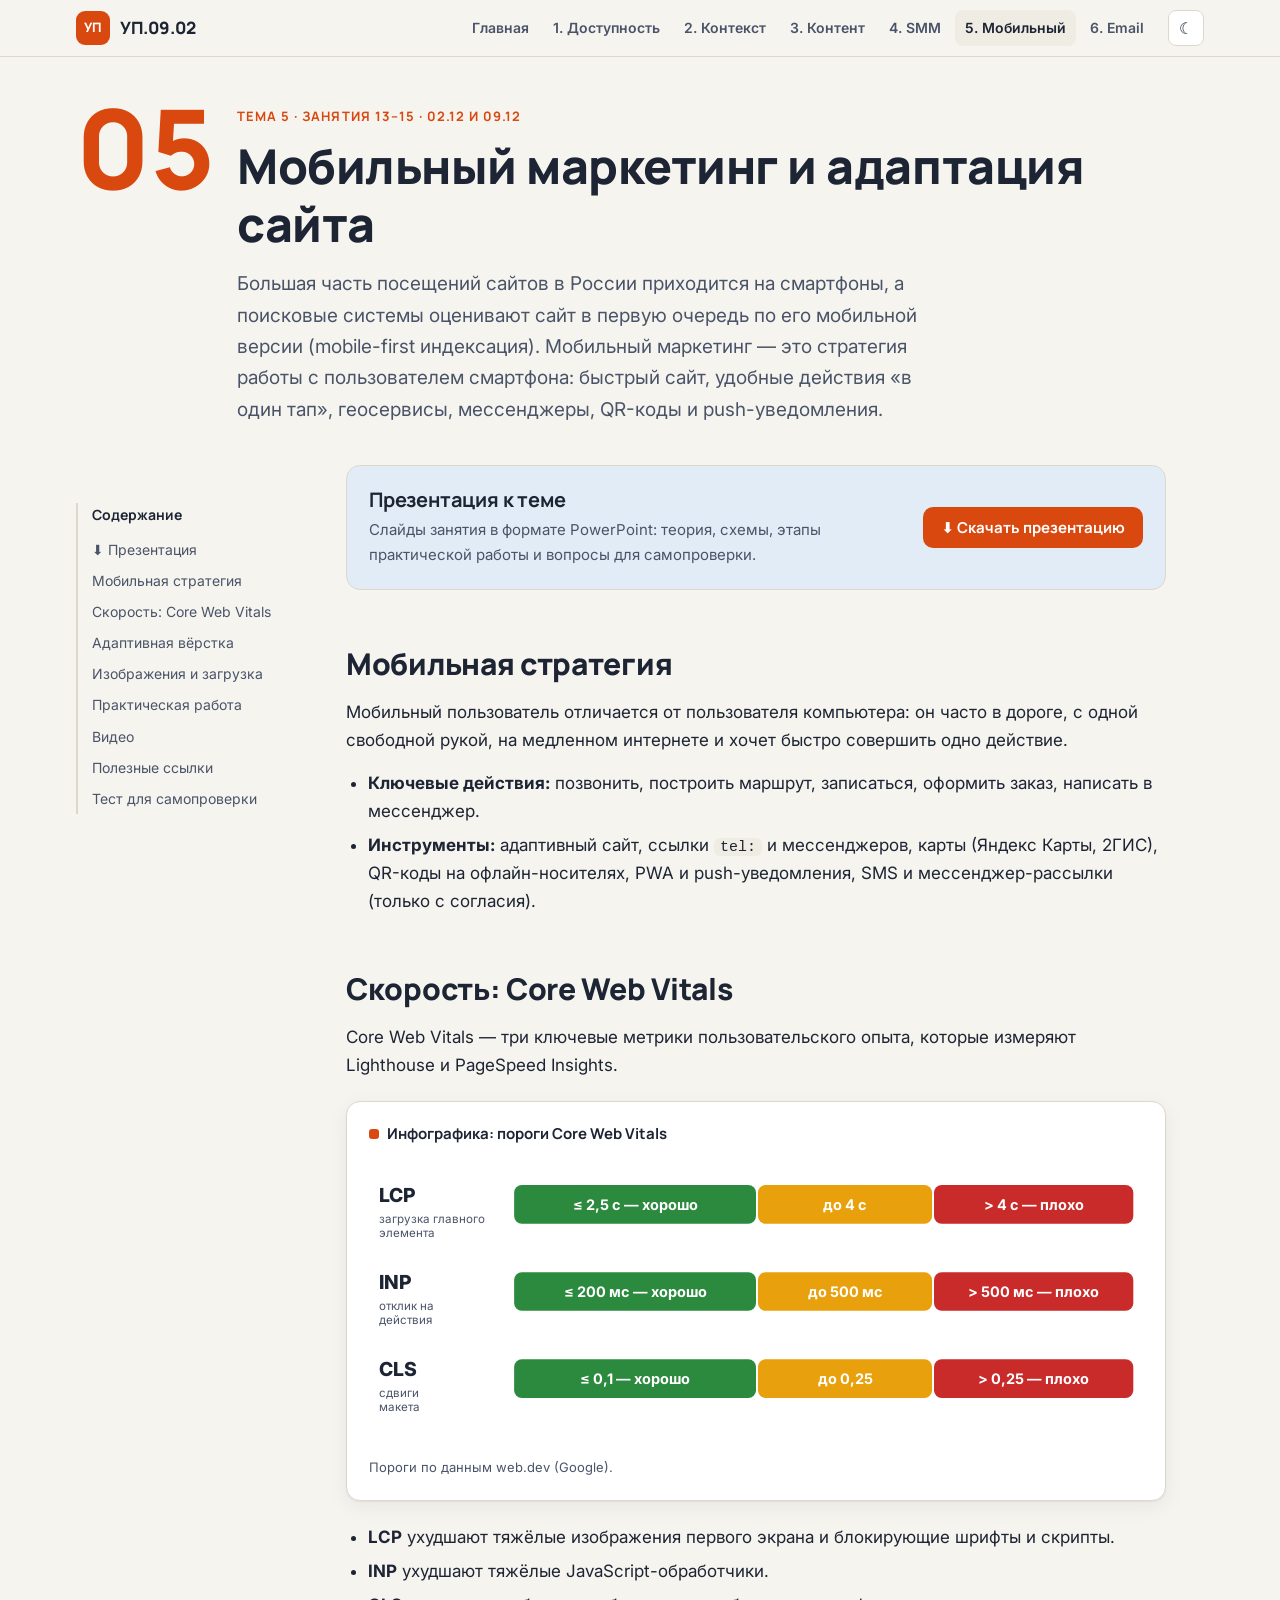
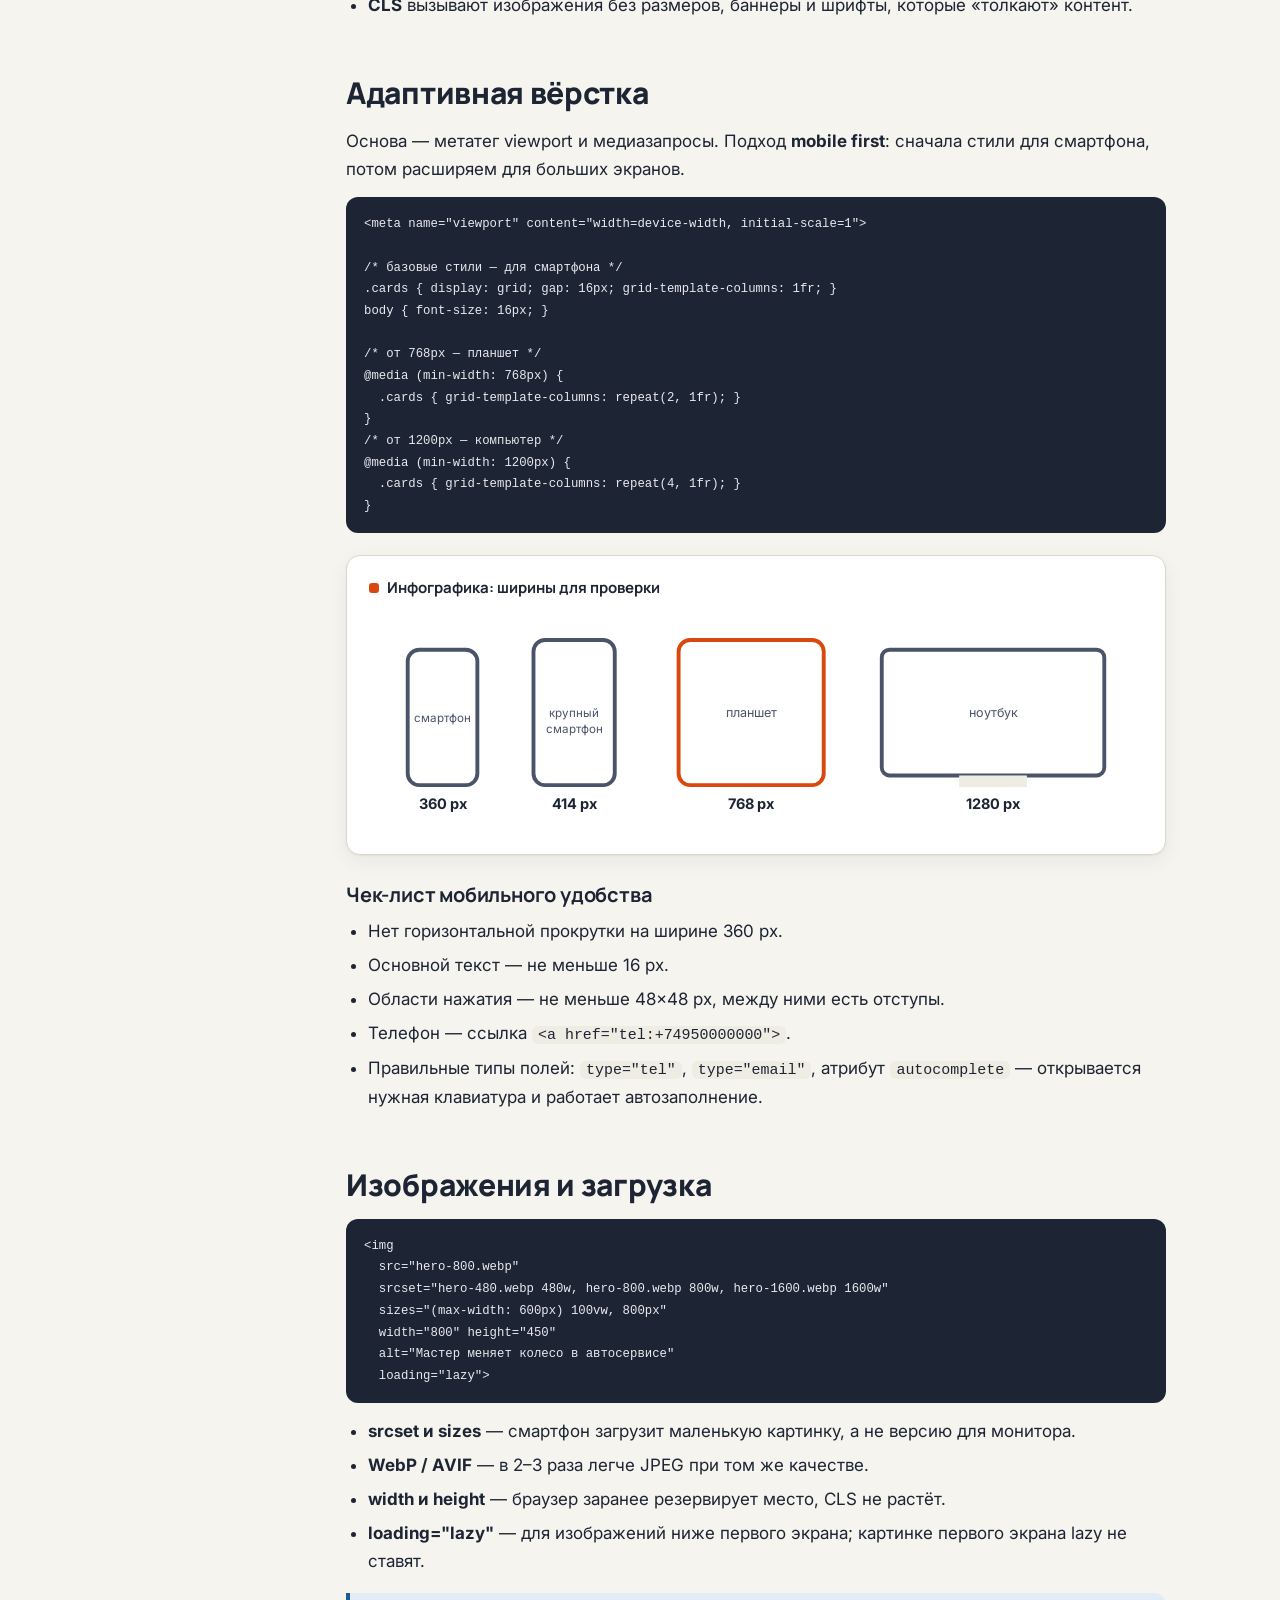
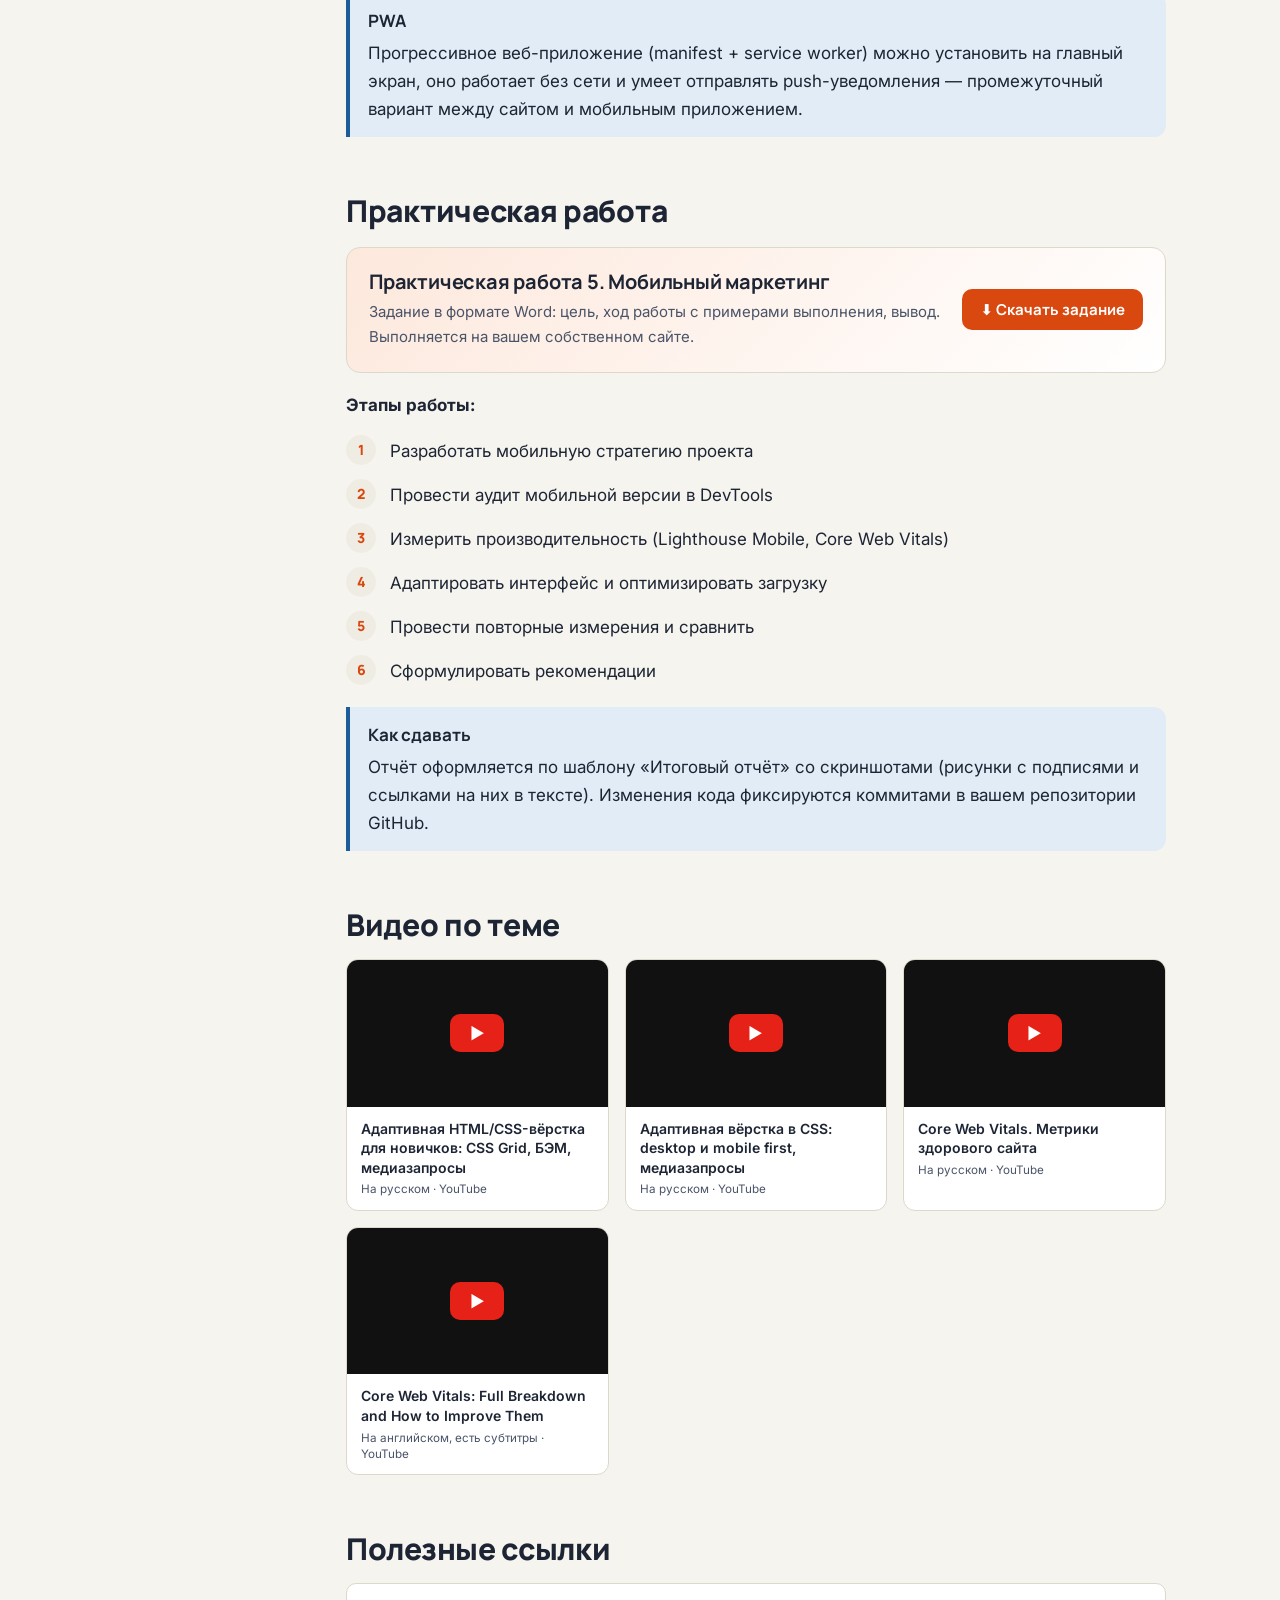
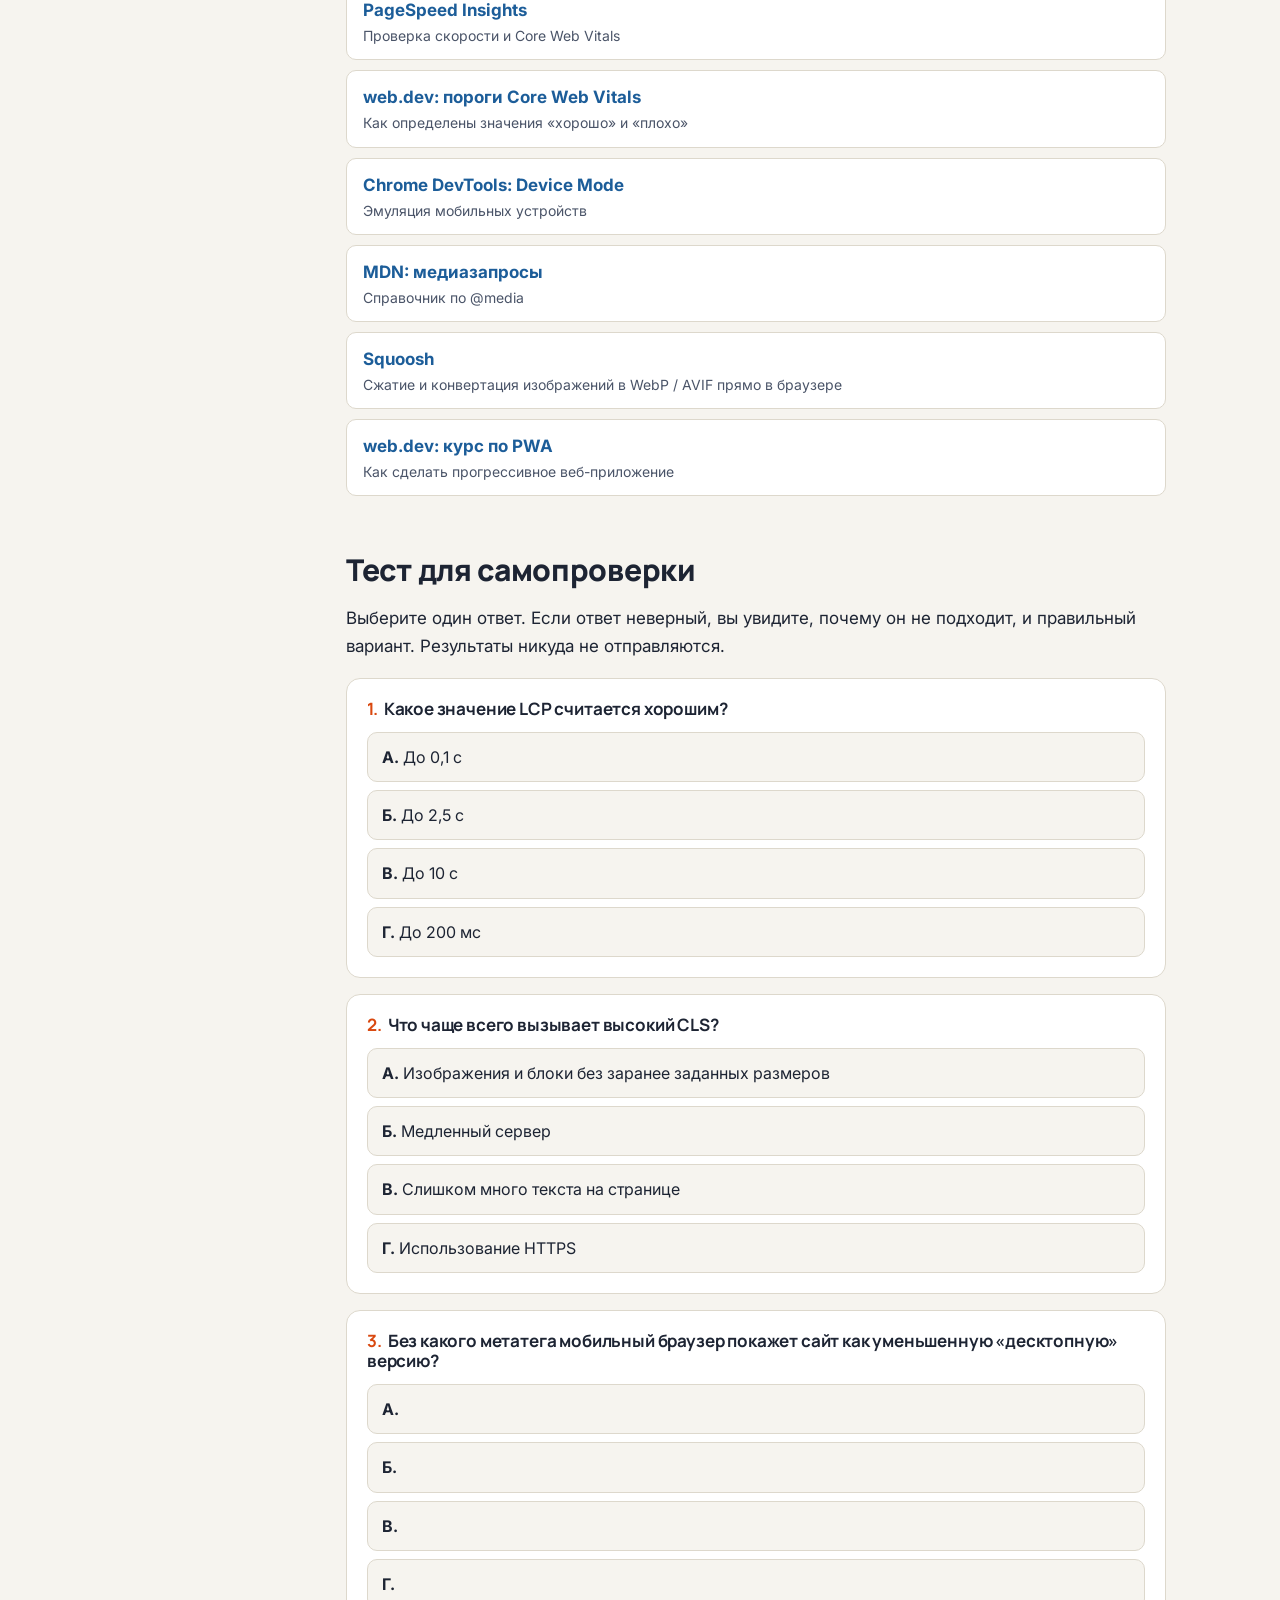
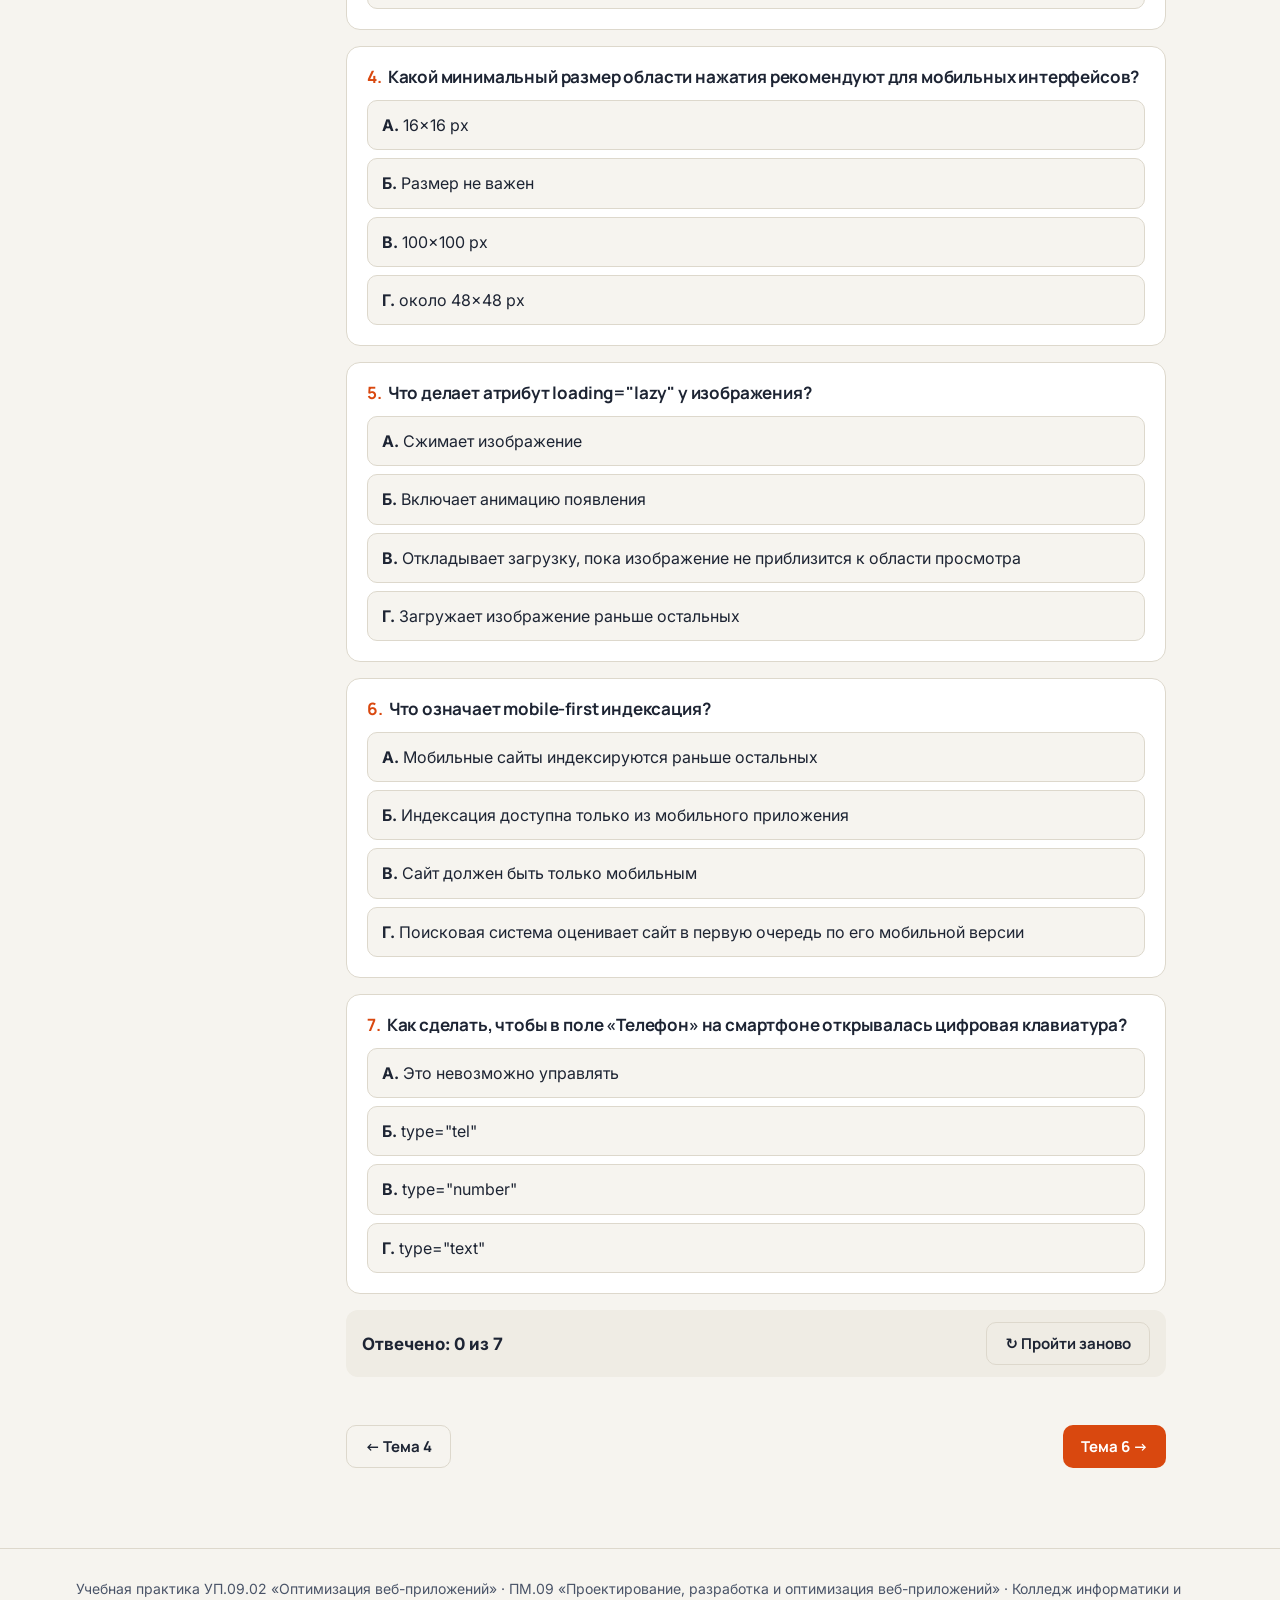
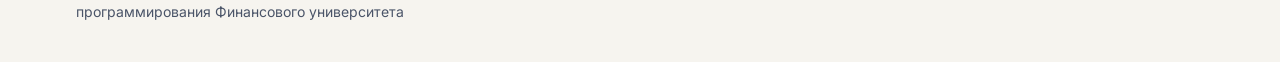
<file: tema-5-mobilnyy-marketing.html>
<!doctype html>
<html lang="ru">
<head>
<meta charset="utf-8">
<meta name="viewport" content="width=device-width, initial-scale=1">
<title>Тема 5. Мобильный маркетинг и адаптация сайта — УП.09.02</title>
<meta name="description" content="Мобильная стратегия, аудит в DevTools, Core Web Vitals, адаптивная вёрстка, изображения и удобство на смартфоне.">
<meta property="og:type" content="website">
<meta property="og:title" content="Тема 5. Мобильный маркетинг и адаптация сайта — УП.09.02">
<meta property="og:description" content="Мобильная стратегия, аудит в DevTools, Core Web Vitals, адаптивная вёрстка, изображения и удобство на смартфоне.">
<link rel="icon" href="data:image/svg+xml,%3Csvg xmlns='http://www.w3.org/2000/svg' viewBox='0 0 64 64'%3E%3Crect width='64' height='64' rx='14' fill='%23d9480f'/%3E%3Ctext x='32' y='42' font-size='26' font-family='Arial' font-weight='700' fill='white' text-anchor='middle'%3EУП%3C/text%3E%3C/svg%3E">
<link rel="preconnect" href="https://fonts.googleapis.com">
<link rel="preconnect" href="https://fonts.gstatic.com" crossorigin>
<link href="https://fonts.googleapis.com/css2?family=Inter:wght@400;600;700&family=Manrope:wght@700;800&display=swap" rel="stylesheet">
<link rel="stylesheet" href="assets/style.css">
</head>
<body>
<a class="skip" href="#main">Перейти к содержанию</a>
<header class="top"><div class="top-in">
<a class="brand" href="index.html"><span class="brand-mark">УП</span><span class="brand-text">УП.09.02</span></a>
<nav class="nav" aria-label="Темы"><a href="index.html">Главная</a><a href="tema-1-dostupnost.html">1. Доступность</a><a href="tema-2-kontekstnaya-reklama.html">2. Контекст</a><a href="tema-3-kontent-marketing.html">3. Контент</a><a href="tema-4-smm.html">4. SMM</a><a href="tema-5-mobilnyy-marketing.html" aria-current="page">5. Мобильный</a><a href="tema-6-email-marketing.html">6. Email</a></nav>
<button class="theme-btn" type="button" aria-label="Тема">☾</button>
</div></header>
<main id="main">

<div class="wrap">
 <div class="topic-hero">
  <div class="big-num">05</div>
  <div>
   <span class="eyebrow">Тема 5 · Занятия 13–15 · 02.12 и 09.12</span>
   <h1>Мобильный маркетинг и адаптация сайта</h1>
   <p class="lead">Большая часть посещений сайтов в России приходится на смартфоны, а поисковые системы оценивают сайт в первую очередь по его мобильной версии (mobile-first индексация). Мобильный маркетинг — это стратегия работы с пользователем смартфона: быстрый сайт, удобные действия «в один тап», геосервисы, мессенджеры, QR-коды и push-уведомления.</p>
  </div>
 </div>
 <div class="layout">
  <aside class="toc" aria-label="Содержание темы"><b>Содержание</b><a href="PPTX/tema-5.pptx" download>⬇ Презентация</a><a href="#strategiya">Мобильная стратегия</a><a href="#cwv">Скорость: Core Web Vitals</a><a href="#adaptiv">Адаптивная вёрстка</a><a href="#izobrazheniya">Изображения и загрузка</a><a href="#praktika">Практическая работа</a><a href="#video">Видео</a><a href="#ssylki">Полезные ссылки</a><a href="#test">Тест для самопроверки</a></aside>
  <article class="narrow">
   <div class="practice" style="background:var(--blue-soft)"><div><h3>Презентация к теме</h3><p>Слайды занятия в формате PowerPoint: теория, схемы, этапы практической работы и вопросы для самопроверки.</p></div>
    <a class="btn" href="PPTX/tema-5.pptx" download>⬇ Скачать презентацию</a></div>
   
   <section><h2 id="strategiya">Мобильная стратегия</h2>
<p>Мобильный пользователь отличается от пользователя компьютера: он часто в дороге, с одной свободной рукой, на медленном интернете и хочет быстро совершить одно действие.</p>
<ul>
<li><b>Ключевые действия:</b> позвонить, построить маршрут, записаться, оформить заказ, написать в мессенджер.</li>
<li><b>Инструменты:</b> адаптивный сайт, ссылки <code>tel:</code> и мессенджеров, карты (Яндекс Карты, 2ГИС), QR-коды на офлайн-носителях, PWA и push-уведомления, SMS и мессенджер-рассылки (только с согласия).</li>
</ul>
</section><section><h2 id="cwv">Скорость: Core Web Vitals</h2>
<p>Core Web Vitals — три ключевые метрики пользовательского опыта, которые измеряют Lighthouse и PageSpeed Insights.</p>
<figure class="info"><figcaption>Инфографика: пороги Core Web Vitals</figcaption>
<svg viewBox="0 0 800 290" role="img" aria-label="LCP хорошо до 2,5 секунды, плохо больше 4. INP хорошо до 200 миллисекунд, плохо больше 500. CLS хорошо до 0,1, плохо больше 0,25">
 <g font-size="15">
  <text x="10" y="45" font-size="20" font-weight="800" class="t-ink">LCP</text>
  <text x="10" y="67" font-size="12" class="t-ink2">загрузка главного</text>
  <text x="10" y="82" font-size="12" class="t-ink2">элемента</text>
  <rect x="150" y="28" width="250" height="40" rx="8" class="f-ok"/><rect x="402" y="28" width="180" height="40" rx="8" class="f-warn"/><rect x="584" y="28" width="206" height="40" rx="8" class="f-bad"/>
  <text x="275" y="54" text-anchor="middle" font-weight="700" class="t-white">≤ 2,5 с — хорошо</text><text x="492" y="54" text-anchor="middle" font-weight="700" class="t-white">до 4 с</text><text x="687" y="54" text-anchor="middle" font-weight="700" class="t-white">&gt; 4 с — плохо</text>

  <text x="10" y="135" font-size="20" font-weight="800" class="t-ink">INP</text>
  <text x="10" y="157" font-size="12" class="t-ink2">отклик на</text>
  <text x="10" y="172" font-size="12" class="t-ink2">действия</text>
  <rect x="150" y="118" width="250" height="40" rx="8" class="f-ok"/><rect x="402" y="118" width="180" height="40" rx="8" class="f-warn"/><rect x="584" y="118" width="206" height="40" rx="8" class="f-bad"/>
  <text x="275" y="144" text-anchor="middle" font-weight="700" class="t-white">≤ 200 мс — хорошо</text><text x="492" y="144" text-anchor="middle" font-weight="700" class="t-white">до 500 мс</text><text x="687" y="144" text-anchor="middle" font-weight="700" class="t-white">&gt; 500 мс — плохо</text>

  <text x="10" y="225" font-size="20" font-weight="800" class="t-ink">CLS</text>
  <text x="10" y="247" font-size="12" class="t-ink2">сдвиги</text>
  <text x="10" y="262" font-size="12" class="t-ink2">макета</text>
  <rect x="150" y="208" width="250" height="40" rx="8" class="f-ok"/><rect x="402" y="208" width="180" height="40" rx="8" class="f-warn"/><rect x="584" y="208" width="206" height="40" rx="8" class="f-bad"/>
  <text x="275" y="234" text-anchor="middle" font-weight="700" class="t-white">≤ 0,1 — хорошо</text><text x="492" y="234" text-anchor="middle" font-weight="700" class="t-white">до 0,25</text><text x="687" y="234" text-anchor="middle" font-weight="700" class="t-white">&gt; 0,25 — плохо</text>
 </g>
</svg>
<p class="src">Пороги по данным web.dev (Google).</p></figure>
<ul>
<li><b>LCP</b> ухудшают тяжёлые изображения первого экрана и блокирующие шрифты и скрипты.</li>
<li><b>INP</b> ухудшают тяжёлые JavaScript-обработчики.</li>
<li><b>CLS</b> вызывают изображения без размеров, баннеры и шрифты, которые «толкают» контент.</li>
</ul>
</section><section><h2 id="adaptiv">Адаптивная вёрстка</h2>
<p>Основа — метатег viewport и медиазапросы. Подход <b>mobile first</b>: сначала стили для смартфона, потом расширяем для больших экранов.</p>
<pre><code>&lt;meta name="viewport" content="width=device-width, initial-scale=1"&gt;

/* базовые стили — для смартфона */
.cards { display: grid; gap: 16px; grid-template-columns: 1fr; }
body { font-size: 16px; }

/* от 768px — планшет */
@media (min-width: 768px) {
  .cards { grid-template-columns: repeat(2, 1fr); }
}
/* от 1200px — компьютер */
@media (min-width: 1200px) {
  .cards { grid-template-columns: repeat(4, 1fr); }
}</code></pre>
<figure class="info"><figcaption>Инфографика: ширины для проверки</figcaption>
<svg viewBox="0 0 800 220" role="img" aria-label="Проверяем ширины 360, 414, 768 и 1280 пикселей">
 <g>
  <rect x="40" y="40" width="72" height="140" rx="12" fill="none" stroke-width="4" class="s-ink2"/><text x="76" y="205" text-anchor="middle" font-size="15" font-weight="700" class="t-ink">360 px</text>
  <rect x="170" y="30" width="84" height="150" rx="12" fill="none" stroke-width="4" class="s-ink2"/><text x="212" y="205" text-anchor="middle" font-size="15" font-weight="700" class="t-ink">414 px</text>
  <rect x="320" y="30" width="150" height="150" rx="12" fill="none" stroke-width="4" class="s-accent"/><text x="395" y="205" text-anchor="middle" font-size="15" font-weight="700" class="t-ink">768 px</text>
  <rect x="530" y="40" width="230" height="130" rx="8" fill="none" stroke-width="4" class="s-ink2"/><rect x="610" y="170" width="70" height="12" class="f-surface2"/><text x="645" y="205" text-anchor="middle" font-size="15" font-weight="700" class="t-ink">1280 px</text>
  <text x="76" y="115" text-anchor="middle" font-size="12" class="t-ink2">смартфон</text>
  <text x="212" y="110" text-anchor="middle" font-size="12" class="t-ink2">крупный</text>
  <text x="212" y="126" text-anchor="middle" font-size="12" class="t-ink2">смартфон</text>
  <text x="395" y="110" text-anchor="middle" font-size="13" class="t-ink2">планшет</text>
  <text x="645" y="110" text-anchor="middle" font-size="13" class="t-ink2">ноутбук</text>
 </g>
</svg></figure>
<h3>Чек-лист мобильного удобства</h3>
<ul>
<li>Нет горизонтальной прокрутки на ширине 360 px.</li>
<li>Основной текст — не меньше 16 px.</li>
<li>Области нажатия — не меньше 48×48 px, между ними есть отступы.</li>
<li>Телефон — ссылка <code>&lt;a href="tel:+74950000000"&gt;</code>.</li>
<li>Правильные типы полей: <code>type="tel"</code>, <code>type="email"</code>, атрибут <code>autocomplete</code> — открывается нужная клавиатура и работает автозаполнение.</li>
</ul>
</section><section><h2 id="izobrazheniya">Изображения и загрузка</h2>
<pre><code>&lt;img
  src="hero-800.webp"
  srcset="hero-480.webp 480w, hero-800.webp 800w, hero-1600.webp 1600w"
  sizes="(max-width: 600px) 100vw, 800px"
  width="800" height="450"
  alt="Мастер меняет колесо в автосервисе"
  loading="lazy"&gt;</code></pre>
<ul>
<li><b>srcset и sizes</b> — смартфон загрузит маленькую картинку, а не версию для монитора.</li>
<li><b>WebP / AVIF</b> — в 2–3 раза легче JPEG при том же качестве.</li>
<li><b>width и height</b> — браузер заранее резервирует место, CLS не растёт.</li>
<li><b>loading="lazy"</b> — для изображений ниже первого экрана; картинке первого экрана lazy не ставят.</li>
</ul>
<div class="note"><b>PWA</b>Прогрессивное веб-приложение (manifest + service worker) можно установить на главный экран, оно работает без сети и умеет отправлять push-уведомления — промежуточный вариант между сайтом и мобильным приложением.</div>
</section>
   <section><h2 id="praktika">Практическая работа</h2>
    <div class="practice"><div><h3>Практическая работа 5. Мобильный маркетинг</h3><p>Задание в формате Word: цель, ход работы с примерами выполнения, вывод. Выполняется на вашем собственном сайте.</p></div>
    <a class="btn" href="practice/pr5-mobilnyy-marketing.docx" download>⬇ Скачать задание</a></div>
    <p><b>Этапы работы:</b></p><ol class="steps-list"><li>Разработать мобильную стратегию проекта</li><li>Провести аудит мобильной версии в DevTools</li><li>Измерить производительность (Lighthouse Mobile, Core Web Vitals)</li><li>Адаптировать интерфейс и оптимизировать загрузку</li><li>Провести повторные измерения и сравнить</li><li>Сформулировать рекомендации</li></ol>
    <div class="note"><b>Как сдавать</b>Отчёт оформляется по шаблону «Итоговый отчёт» со скриншотами (рисунки с подписями и ссылками на них в тексте). Изменения кода фиксируются коммитами в вашем репозитории GitHub.</div>
   </section>
   <section><h2 id="video">Видео по теме</h2><div class="videos"><a class="video" href="https://www.youtube.com/watch?v=GsfRzY3kBAs" target="_blank" rel="noopener"><div class="thumb" style="background-image:url(https://i.ytimg.com/vi/GsfRzY3kBAs/hqdefault.jpg)"></div><span>Адаптивная HTML/CSS-вёрстка для новичков: CSS Grid, БЭМ, медиазапросы<small>На русском · YouTube</small></span></a><a class="video" href="https://www.youtube.com/watch?v=ahYuxTRjY0g" target="_blank" rel="noopener"><div class="thumb" style="background-image:url(https://i.ytimg.com/vi/ahYuxTRjY0g/hqdefault.jpg)"></div><span>Адаптивная вёрстка в CSS: desktop и mobile first, медиазапросы<small>На русском · YouTube</small></span></a><a class="video" href="https://www.youtube.com/watch?v=Ba9Nab-iIC0" target="_blank" rel="noopener"><div class="thumb" style="background-image:url(https://i.ytimg.com/vi/Ba9Nab-iIC0/hqdefault.jpg)"></div><span>Core Web Vitals. Метрики здорового сайта<small>На русском · YouTube</small></span></a><a class="video" href="https://www.youtube.com/watch?v=S9ToWt5lqds" target="_blank" rel="noopener"><div class="thumb" style="background-image:url(https://i.ytimg.com/vi/S9ToWt5lqds/hqdefault.jpg)"></div><span>Core Web Vitals: Full Breakdown and How to Improve Them<small>На английском, есть субтитры · YouTube</small></span></a></div></section>
   <section><h2 id="ssylki">Полезные ссылки</h2><ul class="links"><li><a href="https://pagespeed.web.dev/" target="_blank" rel="noopener"><b>PageSpeed Insights</b><small>Проверка скорости и Core Web Vitals</small></a></li><li><a href="https://web.dev/articles/defining-core-web-vitals-thresholds" target="_blank" rel="noopener"><b>web.dev: пороги Core Web Vitals</b><small>Как определены значения «хорошо» и «плохо»</small></a></li><li><a href="https://developer.chrome.com/docs/devtools/device-mode" target="_blank" rel="noopener"><b>Chrome DevTools: Device Mode</b><small>Эмуляция мобильных устройств</small></a></li><li><a href="https://developer.mozilla.org/ru/docs/Web/CSS/CSS_media_queries/Using_media_queries" target="_blank" rel="noopener"><b>MDN: медиазапросы</b><small>Справочник по @media</small></a></li><li><a href="https://squoosh.app/" target="_blank" rel="noopener"><b>Squoosh</b><small>Сжатие и конвертация изображений в WebP / AVIF прямо в браузере</small></a></li><li><a href="https://web.dev/learn/pwa" target="_blank" rel="noopener"><b>web.dev: курс по PWA</b><small>Как сделать прогрессивное веб-приложение</small></a></li></ul></section>
   <section><h2 id="test">Тест для самопроверки</h2>
    <p>Выберите один ответ. Если ответ неверный, вы увидите, почему он не подходит, и правильный вариант. Результаты никуда не отправляются.</p>
    <div id="quiz" class="quiz"></div>
    <script type="application/json" id="quiz-data">[{"q": "Какое значение LCP считается хорошим?", "o": [["До 0,1 с", "0,1 — это порог для CLS, и он измеряется не в секундах."], ["До 2,5 с", ""], ["До 10 с", "10 секунд — очень медленно, пользователь уйдёт раньше."], ["До 200 мс", "200 мс — порог для INP (отклик на действия)."]], "a": 1, "ok": "LCP до 2,5 с — хорошо, от 2,5 до 4 с — требует улучшения, больше 4 с — плохо."}, {"q": "Что чаще всего вызывает высокий CLS?", "o": [["Слишком много текста на странице", "Объём текста сам по себе не сдвигает макет."], ["Изображения и блоки без заранее заданных размеров", ""], ["Использование HTTPS", "HTTPS не влияет на сдвиги макета."], ["Медленный сервер", "Медленный сервер ухудшает LCP, а не CLS."]], "a": 1, "ok": "Задайте width и height (или aspect-ratio), чтобы браузер заранее зарезервировал место."}, {"q": "Без какого метатега мобильный браузер покажет сайт как уменьшенную «десктопную» версию?", "o": [["<meta charset>", "charset отвечает за кодировку символов."], ["<meta name=\"viewport\" content=\"width=device-width, initial-scale=1\">", ""], ["<meta name=\"description\">", "description нужен для сниппета в поиске."], ["<meta name=\"robots\">", "robots управляет индексацией."]], "a": 1, "ok": "viewport сообщает браузеру, что ширина страницы равна ширине экрана устройства."}, {"q": "Какой минимальный размер области нажатия рекомендуют для мобильных интерфейсов?", "o": [["16×16 px", "Слишком маленькая цель — по ней трудно попасть пальцем."], ["около 48×48 px", ""], ["100×100 px", "Это избыточно, интерфейс станет громоздким."], ["Размер не важен", "Мелкие кнопки — частая причина ошибочных нажатий."]], "a": 1, "ok": "Google рекомендует около 48×48 px, Apple — 44×44 pt."}, {"q": "Что делает атрибут loading=\"lazy\" у изображения?", "o": [["Сжимает изображение", "Сжатие выполняется заранее, например в Squoosh, атрибут его не делает."], ["Откладывает загрузку, пока изображение не приблизится к области просмотра", ""], ["Загружает изображение раньше остальных", "Это противоположное поведение — для него есть fetchpriority=\"high\"."], ["Включает анимацию появления", "Анимации задаются CSS, а не этим атрибутом."]], "a": 1, "ok": "Ленивую загрузку используют для картинок ниже первого экрана; главному изображению её не ставят."}, {"q": "Что означает mobile-first индексация?", "o": [["Мобильные сайты индексируются раньше остальных", "Речь не об очередности, а о том, какую версию оценивает поисковик."], ["Поисковая система оценивает сайт в первую очередь по его мобильной версии", ""], ["Сайт должен быть только мобильным", "Десктопная версия остаётся, но основой оценки служит мобильная."], ["Индексация доступна только из мобильного приложения", "Индексацию выполняет поисковый робот, а не приложение."]], "a": 1, "ok": "Если мобильная версия неудобна или урезана, это ухудшает позиции сайта в поиске."}, {"q": "Как сделать, чтобы в поле «Телефон» на смартфоне открывалась цифровая клавиатура?", "o": [["type=\"text\"", "Откроется обычная буквенная клавиатура."], ["type=\"tel\"", ""], ["type=\"number\"", "number предназначен для чисел (со стрелками и без знака +), для телефона он не подходит."], ["Это невозможно управлять", "Тип поля напрямую управляет видом клавиатуры."]], "a": 1, "ok": "type=\"tel\" вызывает телефонную клавиатуру, а autocomplete=\"tel\" — автозаполнение."}]</script>
   </section>
   <div class="pager"><a class="btn ghost" href="tema-4-smm.html">← Тема 4</a><a class="btn" href="tema-6-email-marketing.html">Тема 6 →</a></div>
  </article>
 </div>
</div>
</main>
<footer class="foot"><div class="wrap">
Учебная практика УП.09.02 «Оптимизация веб-приложений» · ПМ.09 «Проектирование, разработка и оптимизация веб-приложений» · Колледж информатики и программирования Финансового университета
</div></footer>
<script src="assets/app.js"></script>
</body>
</html>
</file>
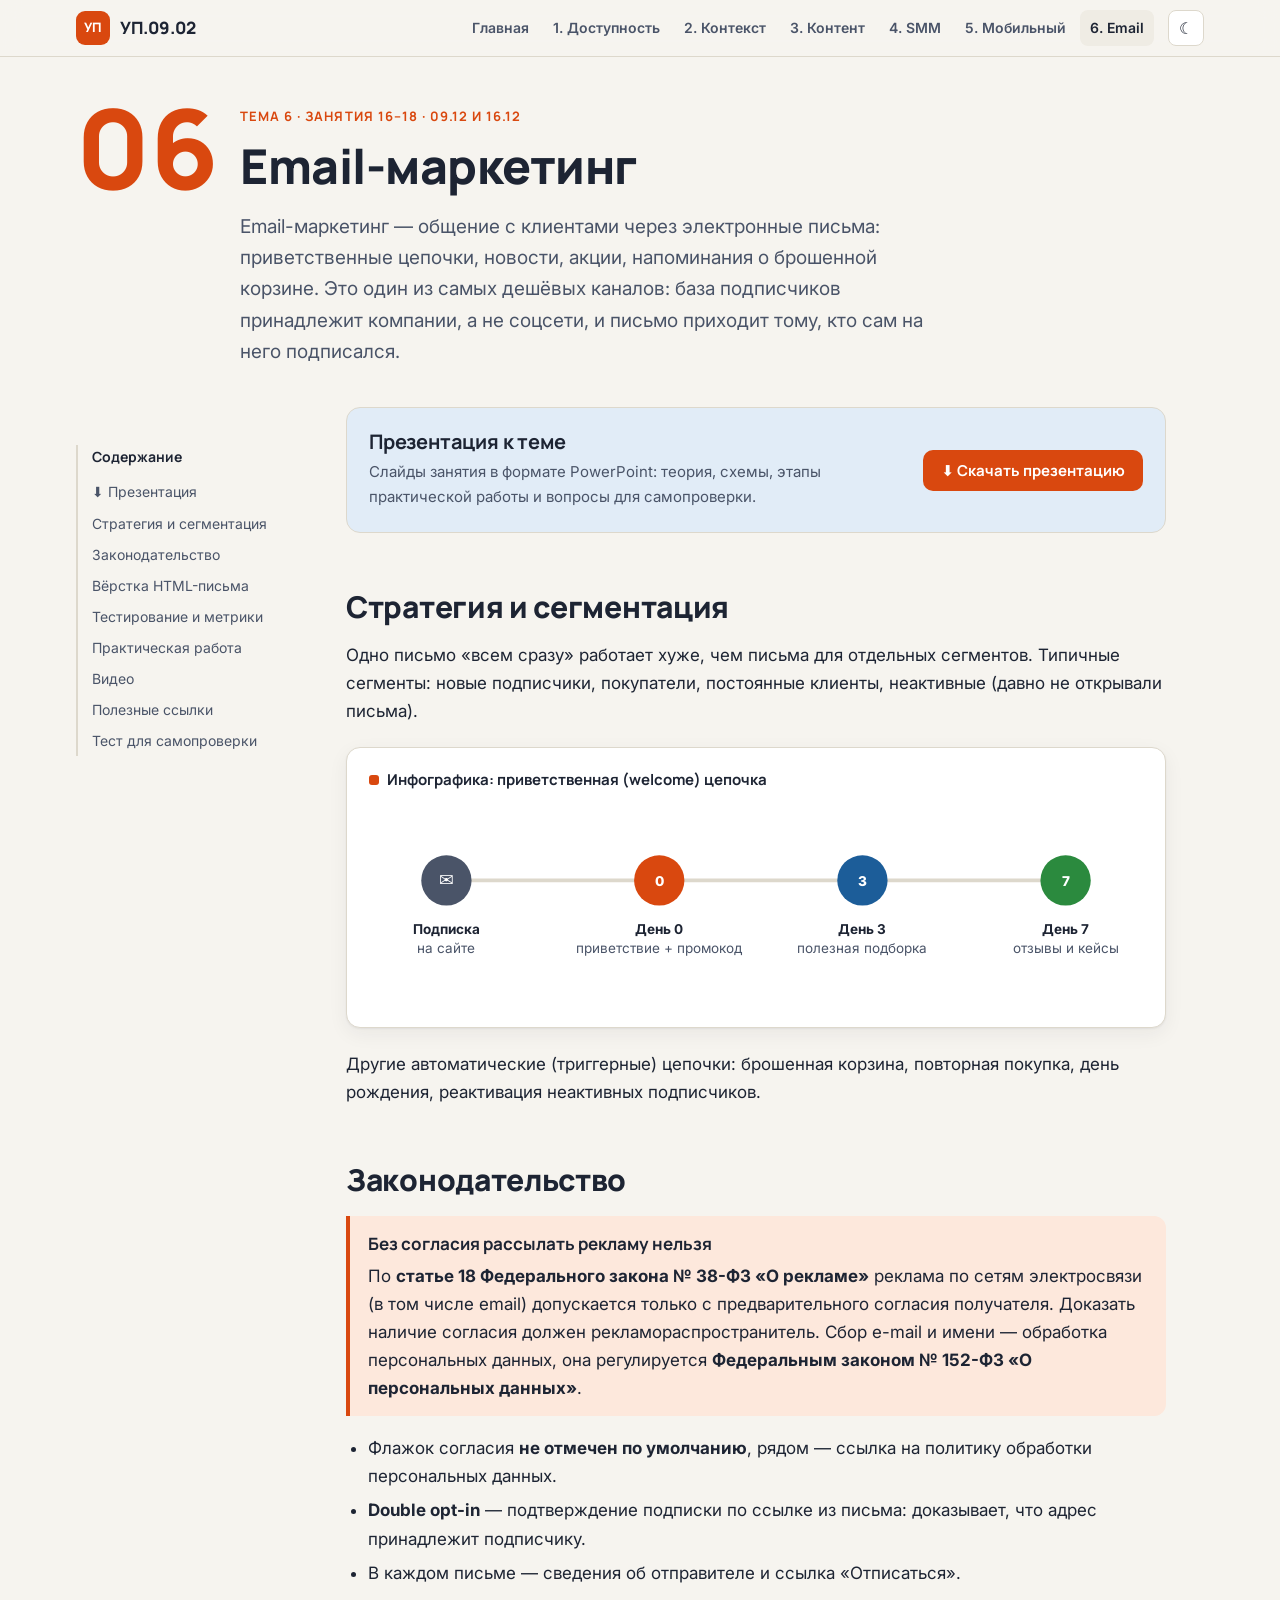
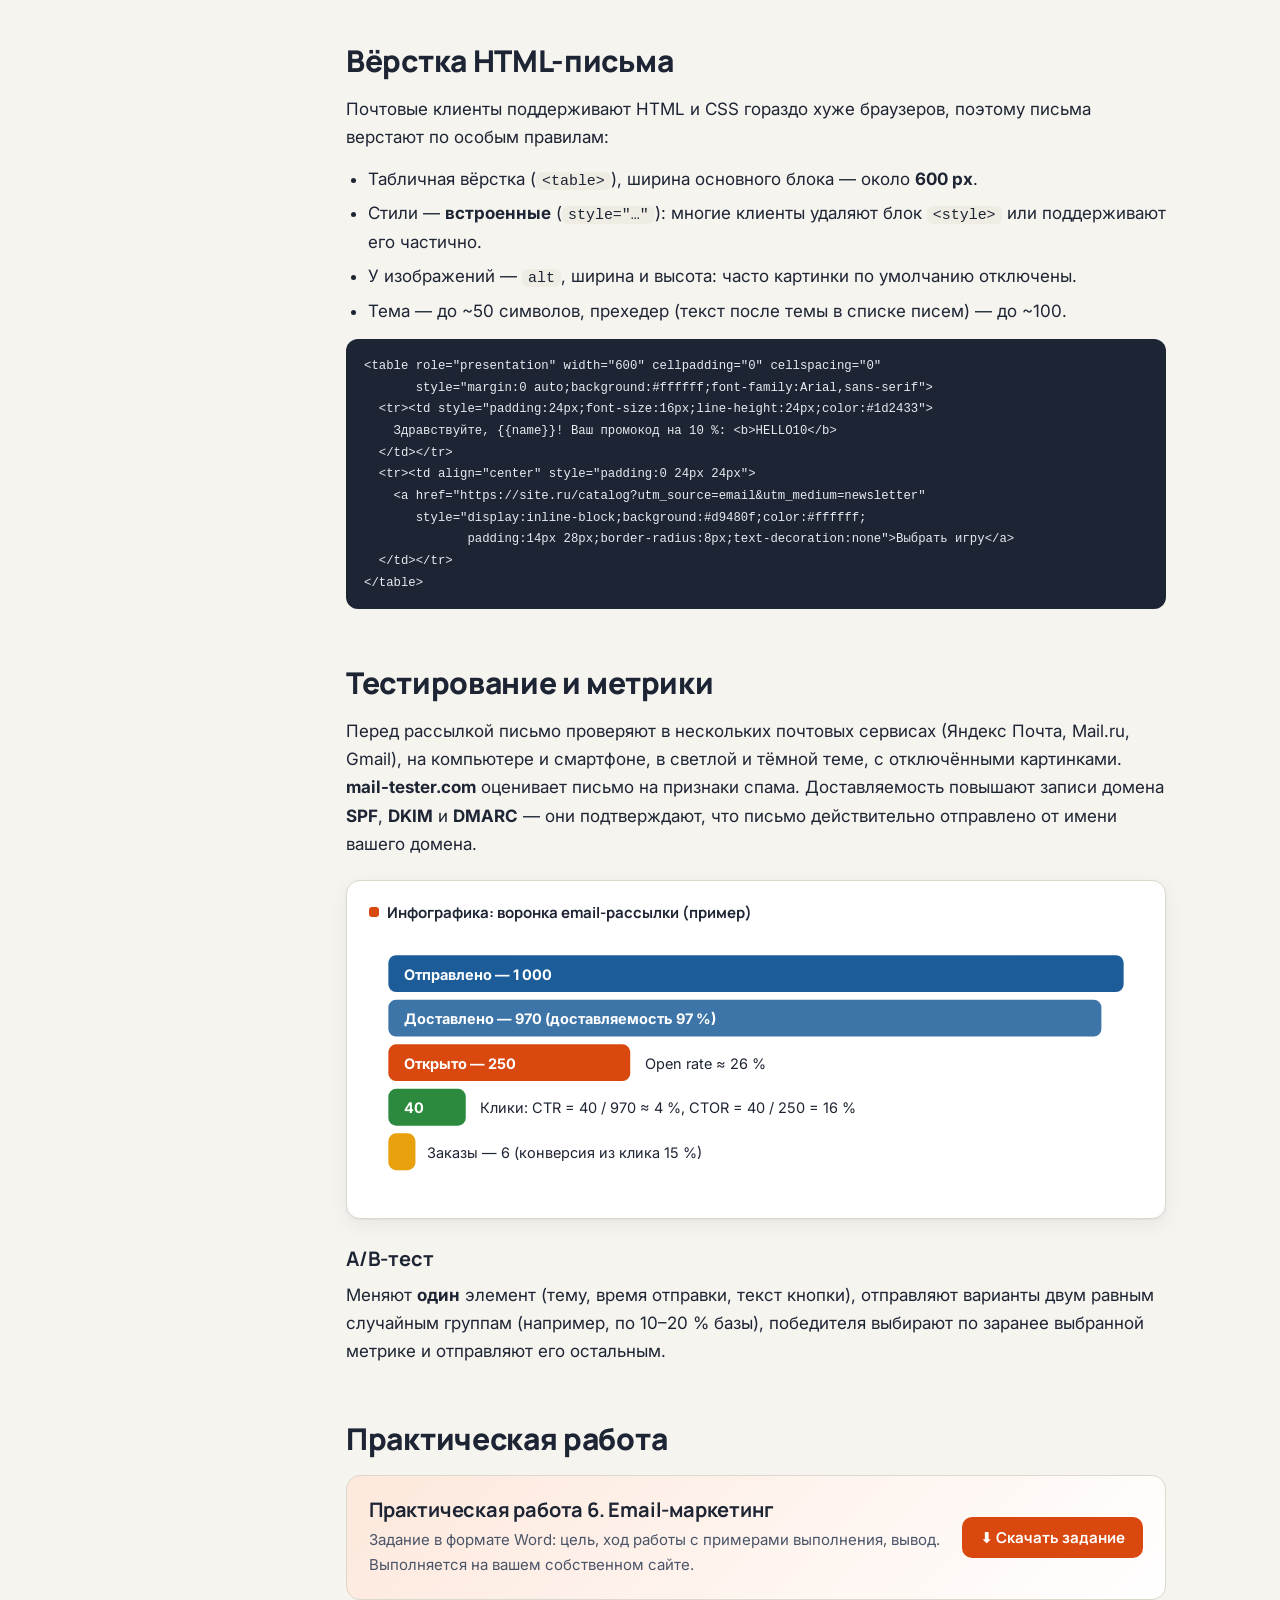
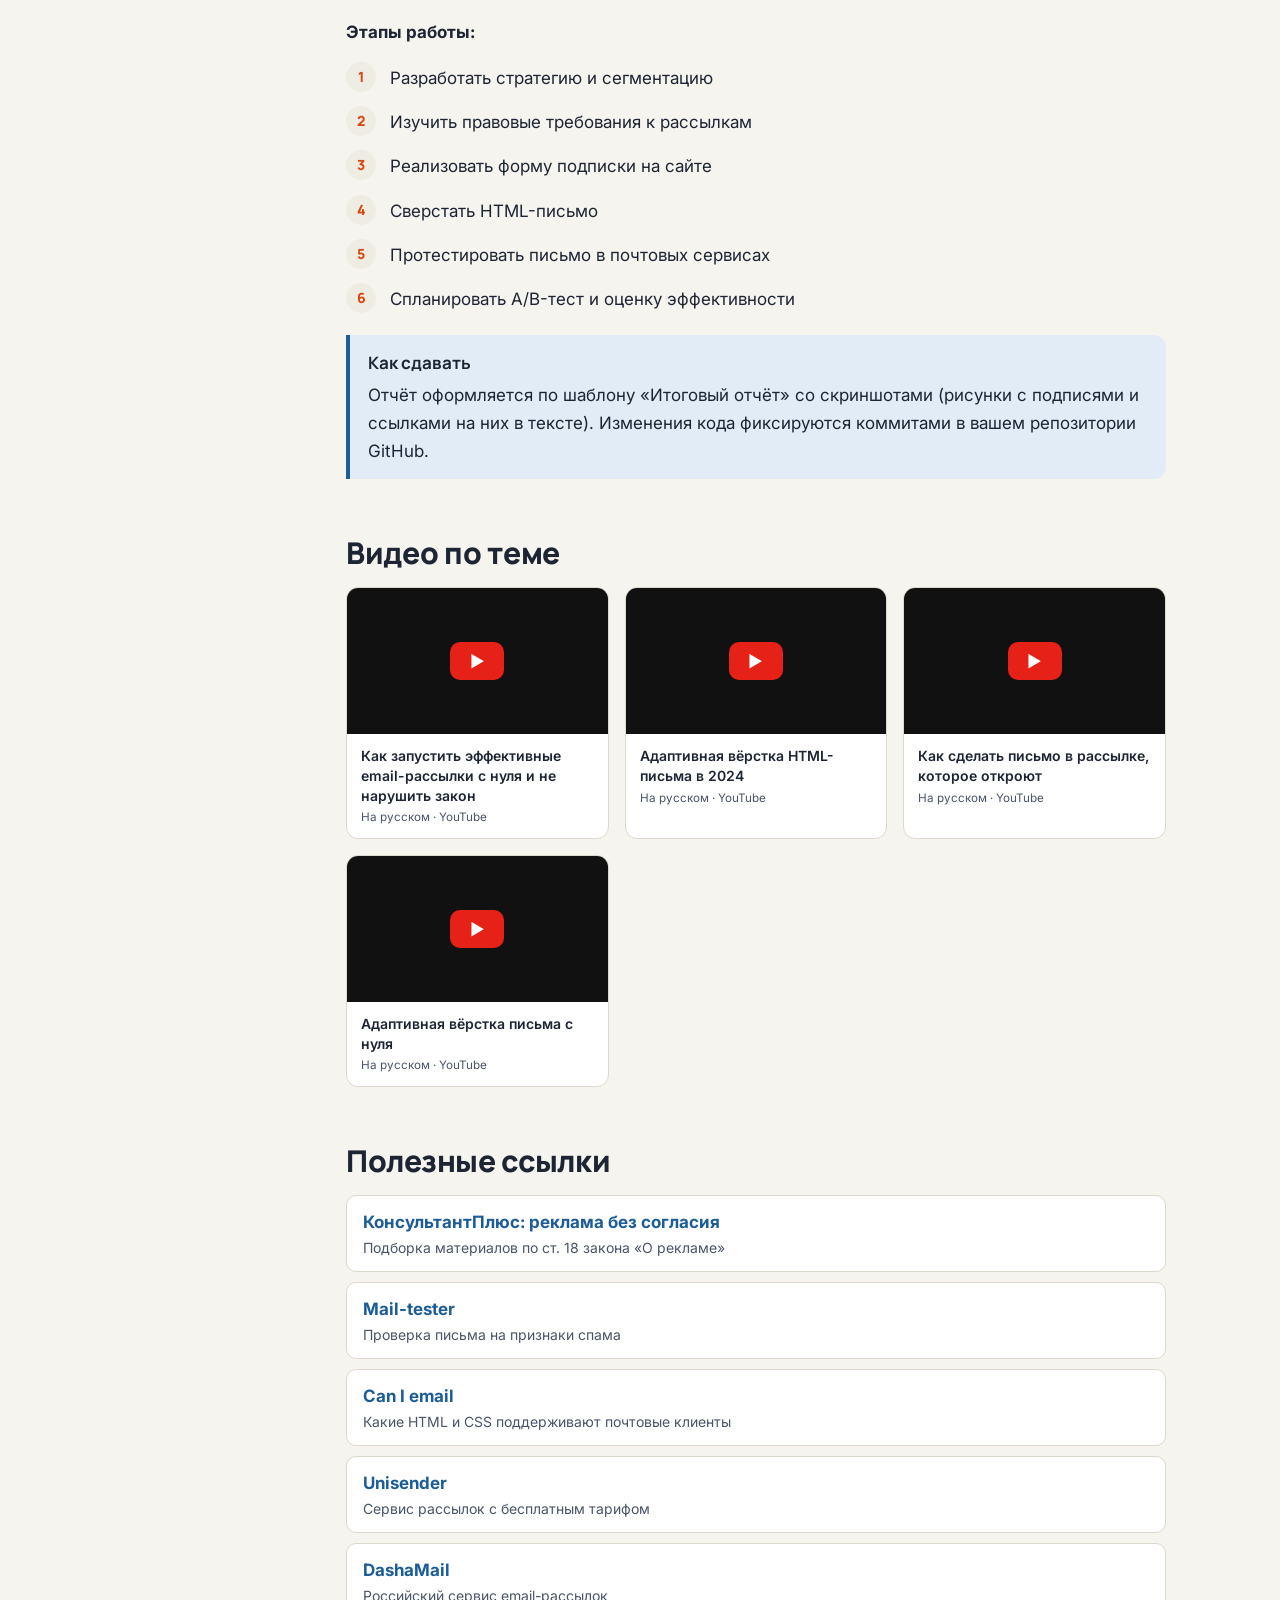
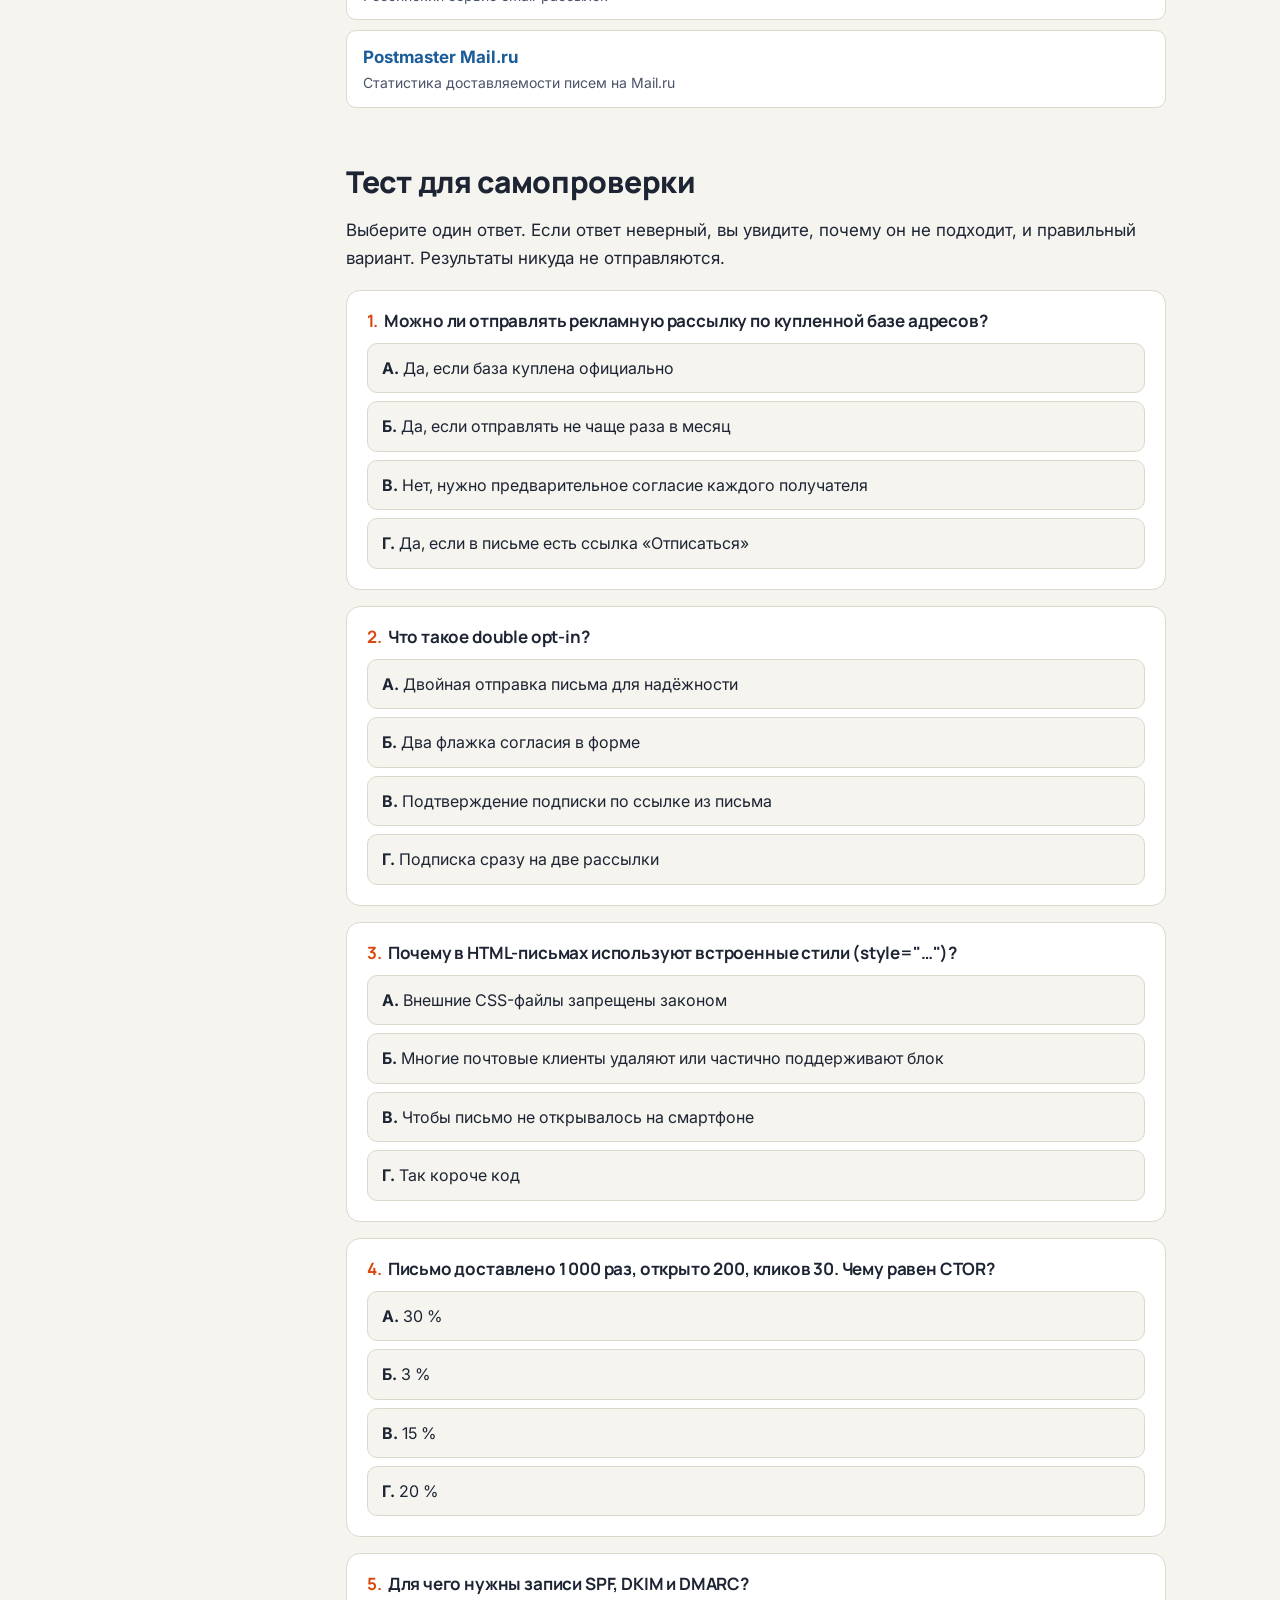
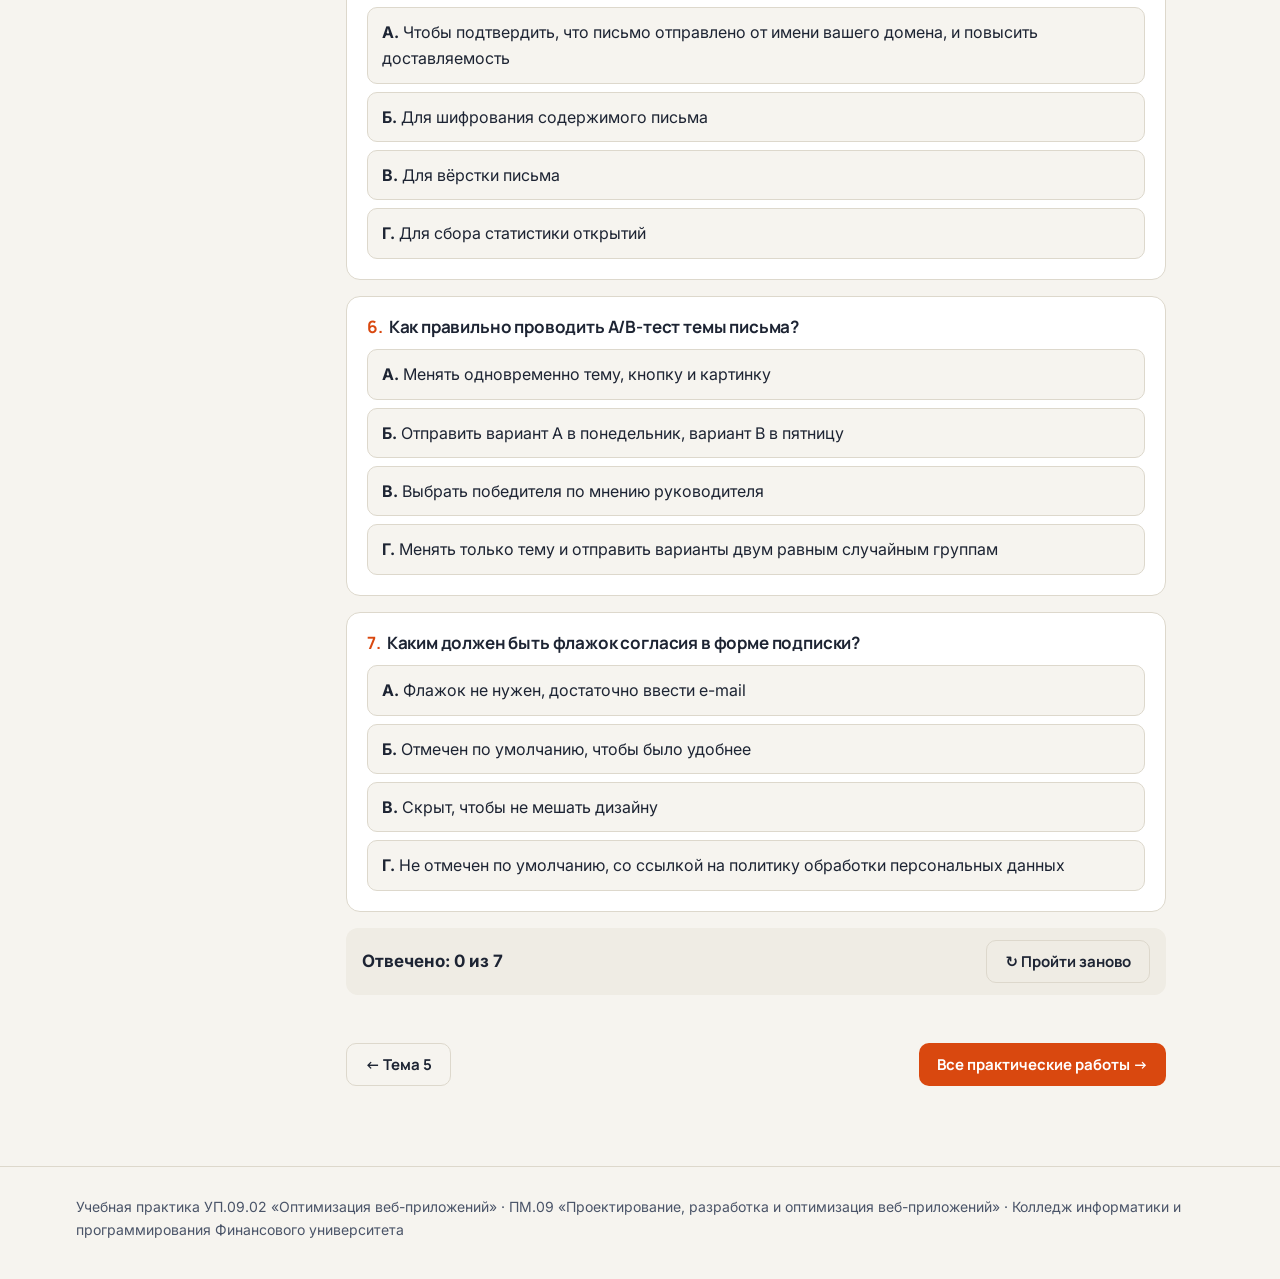
<file: tema-6-email-marketing.html>
<!doctype html>
<html lang="ru">
<head>
<meta charset="utf-8">
<meta name="viewport" content="width=device-width, initial-scale=1">
<title>Тема 6. Email-маркетинг — УП.09.02</title>
<meta name="description" content="Сегментация, цепочки писем, законы о рассылках, форма подписки, вёрстка HTML-письма, тестирование и A/B-тесты.">
<meta property="og:type" content="website">
<meta property="og:title" content="Тема 6. Email-маркетинг — УП.09.02">
<meta property="og:description" content="Сегментация, цепочки писем, законы о рассылках, форма подписки, вёрстка HTML-письма, тестирование и A/B-тесты.">
<link rel="icon" href="data:image/svg+xml,%3Csvg xmlns='http://www.w3.org/2000/svg' viewBox='0 0 64 64'%3E%3Crect width='64' height='64' rx='14' fill='%23d9480f'/%3E%3Ctext x='32' y='42' font-size='26' font-family='Arial' font-weight='700' fill='white' text-anchor='middle'%3EУП%3C/text%3E%3C/svg%3E">
<link rel="preconnect" href="https://fonts.googleapis.com">
<link rel="preconnect" href="https://fonts.gstatic.com" crossorigin>
<link href="https://fonts.googleapis.com/css2?family=Inter:wght@400;600;700&family=Manrope:wght@700;800&display=swap" rel="stylesheet">
<link rel="stylesheet" href="assets/style.css">
</head>
<body>
<a class="skip" href="#main">Перейти к содержанию</a>
<header class="top"><div class="top-in">
<a class="brand" href="index.html"><span class="brand-mark">УП</span><span class="brand-text">УП.09.02</span></a>
<nav class="nav" aria-label="Темы"><a href="index.html">Главная</a><a href="tema-1-dostupnost.html">1. Доступность</a><a href="tema-2-kontekstnaya-reklama.html">2. Контекст</a><a href="tema-3-kontent-marketing.html">3. Контент</a><a href="tema-4-smm.html">4. SMM</a><a href="tema-5-mobilnyy-marketing.html">5. Мобильный</a><a href="tema-6-email-marketing.html" aria-current="page">6. Email</a></nav>
<button class="theme-btn" type="button" aria-label="Тема">☾</button>
</div></header>
<main id="main">

<div class="wrap">
 <div class="topic-hero">
  <div class="big-num">06</div>
  <div>
   <span class="eyebrow">Тема 6 · Занятия 16–18 · 09.12 и 16.12</span>
   <h1>Email-маркетинг</h1>
   <p class="lead">Email-маркетинг — общение с клиентами через электронные письма: приветственные цепочки, новости, акции, напоминания о брошенной корзине. Это один из самых дешёвых каналов: база подписчиков принадлежит компании, а не соцсети, и письмо приходит тому, кто сам на него подписался.</p>
  </div>
 </div>
 <div class="layout">
  <aside class="toc" aria-label="Содержание темы"><b>Содержание</b><a href="PPTX/tema-6.pptx" download>⬇ Презентация</a><a href="#strategiya">Стратегия и сегментация</a><a href="#zakon">Законодательство</a><a href="#verstka">Вёрстка HTML-письма</a><a href="#metriki">Тестирование и метрики</a><a href="#praktika">Практическая работа</a><a href="#video">Видео</a><a href="#ssylki">Полезные ссылки</a><a href="#test">Тест для самопроверки</a></aside>
  <article class="narrow">
   <div class="practice" style="background:var(--blue-soft)"><div><h3>Презентация к теме</h3><p>Слайды занятия в формате PowerPoint: теория, схемы, этапы практической работы и вопросы для самопроверки.</p></div>
    <a class="btn" href="PPTX/tema-6.pptx" download>⬇ Скачать презентацию</a></div>
   
   <section><h2 id="strategiya">Стратегия и сегментация</h2>
<p>Одно письмо «всем сразу» работает хуже, чем письма для отдельных сегментов. Типичные сегменты: новые подписчики, покупатели, постоянные клиенты, неактивные (давно не открывали письма).</p>
<figure class="info"><figcaption>Инфографика: приветственная (welcome) цепочка</figcaption>
<svg viewBox="0 0 800 200" role="img" aria-label="Цепочка: подписка, письмо в день 0 с промокодом, письмо в день 3 с подборкой, письмо в день 7 с отзывами">
 <path d="M60 80 H740" stroke-width="4" class="s-line"/>
 <g font-size="14">
  <circle cx="80" cy="80" r="26" class="f-ink2" style="fill:var(--ink-2)"/><text x="80" y="86" text-anchor="middle" font-size="18" class="t-white">✉</text>
  <text x="80" y="135" text-anchor="middle" font-weight="700" class="t-ink">Подписка</text>
  <text x="80" y="155" text-anchor="middle" class="t-ink2">на сайте</text>
  <circle cx="300" cy="80" r="26" class="f-accent"/><text x="300" y="86" text-anchor="middle" font-weight="800" class="t-white">0</text>
  <text x="300" y="135" text-anchor="middle" font-weight="700" class="t-ink">День 0</text>
  <text x="300" y="155" text-anchor="middle" class="t-ink2">приветствие + промокод</text>
  <circle cx="510" cy="80" r="26" class="f-blue"/><text x="510" y="86" text-anchor="middle" font-weight="800" class="t-white">3</text>
  <text x="510" y="135" text-anchor="middle" font-weight="700" class="t-ink">День 3</text>
  <text x="510" y="155" text-anchor="middle" class="t-ink2">полезная подборка</text>
  <circle cx="720" cy="80" r="26" class="f-ok"/><text x="720" y="86" text-anchor="middle" font-weight="800" class="t-white">7</text>
  <text x="720" y="135" text-anchor="middle" font-weight="700" class="t-ink">День 7</text>
  <text x="720" y="155" text-anchor="middle" class="t-ink2">отзывы и кейсы</text>
 </g>
</svg></figure>
<p>Другие автоматические (триггерные) цепочки: брошенная корзина, повторная покупка, день рождения, реактивация неактивных подписчиков.</p>
</section><section><h2 id="zakon">Законодательство</h2>
<div class="note warn"><b>Без согласия рассылать рекламу нельзя</b>По <b>статье 18 Федерального закона № 38-ФЗ «О рекламе»</b> реклама по сетям электросвязи (в том числе email) допускается только с предварительного согласия получателя. Доказать наличие согласия должен рекламораспространитель. Сбор e-mail и имени — обработка персональных данных, она регулируется <b>Федеральным законом № 152-ФЗ «О персональных данных»</b>.</div>
<ul>
<li>Флажок согласия <b>не отмечен по умолчанию</b>, рядом — ссылка на политику обработки персональных данных.</li>
<li><b>Double opt-in</b> — подтверждение подписки по ссылке из письма: доказывает, что адрес принадлежит подписчику.</li>
<li>В каждом письме — сведения об отправителе и ссылка «Отписаться».</li>
</ul>
</section><section><h2 id="verstka">Вёрстка HTML-письма</h2>
<p>Почтовые клиенты поддерживают HTML и CSS гораздо хуже браузеров, поэтому письма верстают по особым правилам:</p>
<ul>
<li>Табличная вёрстка (<code>&lt;table&gt;</code>), ширина основного блока — около <b>600 px</b>.</li>
<li>Стили — <b>встроенные</b> (<code>style="…"</code>): многие клиенты удаляют блок <code>&lt;style&gt;</code> или поддерживают его частично.</li>
<li>У изображений — <code>alt</code>, ширина и высота: часто картинки по умолчанию отключены.</li>
<li>Тема — до ~50 символов, прехедер (текст после темы в списке писем) — до ~100.</li>
</ul>
<pre><code>&lt;table role="presentation" width="600" cellpadding="0" cellspacing="0"
       style="margin:0 auto;background:#ffffff;font-family:Arial,sans-serif"&gt;
  &lt;tr&gt;&lt;td style="padding:24px;font-size:16px;line-height:24px;color:#1d2433"&gt;
    Здравствуйте, {{name}}! Ваш промокод на 10 %: &lt;b&gt;HELLO10&lt;/b&gt;
  &lt;/td&gt;&lt;/tr&gt;
  &lt;tr&gt;&lt;td align="center" style="padding:0 24px 24px"&gt;
    &lt;a href="https://site.ru/catalog?utm_source=email&amp;utm_medium=newsletter"
       style="display:inline-block;background:#d9480f;color:#ffffff;
              padding:14px 28px;border-radius:8px;text-decoration:none"&gt;Выбрать игру&lt;/a&gt;
  &lt;/td&gt;&lt;/tr&gt;
&lt;/table&gt;</code></pre>
</section><section><h2 id="metriki">Тестирование и метрики</h2>
<p>Перед рассылкой письмо проверяют в нескольких почтовых сервисах (Яндекс Почта, Mail.ru, Gmail), на компьютере и смартфоне, в светлой и тёмной теме, с отключёнными картинками. <b>mail-tester.com</b> оценивает письмо на признаки спама. Доставляемость повышают записи домена <b>SPF</b>, <b>DKIM</b> и <b>DMARC</b> — они подтверждают, что письмо действительно отправлено от имени вашего домена.</p>
<figure class="info"><figcaption>Инфографика: воронка email-рассылки (пример)</figcaption>
<svg viewBox="0 0 800 260" role="img" aria-label="Из 1000 отправленных писем 970 доставлено, 250 открыто, 40 кликов, 6 заказов">
 <g font-size="15">
  <rect x="20" y="20" width="760" height="38" rx="8" class="f-blue"/><text x="36" y="45" font-weight="700" class="t-white">Отправлено — 1 000</text>
  <rect x="20" y="66" width="737" height="38" rx="8" class="f-blue" opacity=".85"/><text x="36" y="91" font-weight="700" class="t-white">Доставлено — 970 (доставляемость 97 %)</text>
  <rect x="20" y="112" width="250" height="38" rx="8" class="f-accent"/><text x="36" y="137" font-weight="700" class="t-white">Открыто — 250</text><text x="285" y="137" class="t-ink">Open rate ≈ 26 %</text>
  <rect x="20" y="158" width="80" height="38" rx="8" class="f-ok"/><text x="36" y="183" font-weight="700" class="t-white">40</text><text x="115" y="183" class="t-ink">Клики: CTR = 40 / 970 ≈ 4 %, CTOR = 40 / 250 = 16 %</text>
  <rect x="20" y="204" width="28" height="38" rx="8" class="f-warn"/><text x="60" y="229" class="t-ink">Заказы — 6 (конверсия из клика 15 %)</text>
 </g>
</svg></figure>
<h3>A/B-тест</h3>
<p>Меняют <b>один</b> элемент (тему, время отправки, текст кнопки), отправляют варианты двум равным случайным группам (например, по 10–20 % базы), победителя выбирают по заранее выбранной метрике и отправляют его остальным.</p>
</section>
   <section><h2 id="praktika">Практическая работа</h2>
    <div class="practice"><div><h3>Практическая работа 6. Email-маркетинг</h3><p>Задание в формате Word: цель, ход работы с примерами выполнения, вывод. Выполняется на вашем собственном сайте.</p></div>
    <a class="btn" href="practice/pr6-email-marketing.docx" download>⬇ Скачать задание</a></div>
    <p><b>Этапы работы:</b></p><ol class="steps-list"><li>Разработать стратегию и сегментацию</li><li>Изучить правовые требования к рассылкам</li><li>Реализовать форму подписки на сайте</li><li>Сверстать HTML-письмо</li><li>Протестировать письмо в почтовых сервисах</li><li>Спланировать A/B-тест и оценку эффективности</li></ol>
    <div class="note"><b>Как сдавать</b>Отчёт оформляется по шаблону «Итоговый отчёт» со скриншотами (рисунки с подписями и ссылками на них в тексте). Изменения кода фиксируются коммитами в вашем репозитории GitHub.</div>
   </section>
   <section><h2 id="video">Видео по теме</h2><div class="videos"><a class="video" href="https://www.youtube.com/watch?v=9mrCerDttJo" target="_blank" rel="noopener"><div class="thumb" style="background-image:url(https://i.ytimg.com/vi/9mrCerDttJo/hqdefault.jpg)"></div><span>Как запустить эффективные email-рассылки с нуля и не нарушить закон<small>На русском · YouTube</small></span></a><a class="video" href="https://www.youtube.com/watch?v=-L7IARE3n-g" target="_blank" rel="noopener"><div class="thumb" style="background-image:url(https://i.ytimg.com/vi/-L7IARE3n-g/hqdefault.jpg)"></div><span>Адаптивная вёрстка HTML-письма в 2024<small>На русском · YouTube</small></span></a><a class="video" href="https://www.youtube.com/watch?v=sSGo9VUWDMg" target="_blank" rel="noopener"><div class="thumb" style="background-image:url(https://i.ytimg.com/vi/sSGo9VUWDMg/hqdefault.jpg)"></div><span>Как сделать письмо в рассылке, которое откроют<small>На русском · YouTube</small></span></a><a class="video" href="https://www.youtube.com/watch?v=u-jkI19omLo" target="_blank" rel="noopener"><div class="thumb" style="background-image:url(https://i.ytimg.com/vi/u-jkI19omLo/hqdefault.jpg)"></div><span>Адаптивная вёрстка письма с нуля<small>На русском · YouTube</small></span></a></div></section>
   <section><h2 id="ssylki">Полезные ссылки</h2><ul class="links"><li><a href="https://www.consultant.ru/law/podborki/reklama_bez_soglasiya/" target="_blank" rel="noopener"><b>КонсультантПлюс: реклама без согласия</b><small>Подборка материалов по ст. 18 закона «О рекламе»</small></a></li><li><a href="https://www.mail-tester.com/" target="_blank" rel="noopener"><b>Mail-tester</b><small>Проверка письма на признаки спама</small></a></li><li><a href="https://www.caniemail.com/" target="_blank" rel="noopener"><b>Can I email</b><small>Какие HTML и CSS поддерживают почтовые клиенты</small></a></li><li><a href="https://www.unisender.com/ru/" target="_blank" rel="noopener"><b>Unisender</b><small>Сервис рассылок с бесплатным тарифом</small></a></li><li><a href="https://dashamail.ru/" target="_blank" rel="noopener"><b>DashaMail</b><small>Российский сервис email-рассылок</small></a></li><li><a href="https://postmaster.mail.ru/" target="_blank" rel="noopener"><b>Postmaster Mail.ru</b><small>Статистика доставляемости писем на Mail.ru</small></a></li></ul></section>
   <section><h2 id="test">Тест для самопроверки</h2>
    <p>Выберите один ответ. Если ответ неверный, вы увидите, почему он не подходит, и правильный вариант. Результаты никуда не отправляются.</p>
    <div id="quiz" class="quiz"></div>
    <script type="application/json" id="quiz-data">[{"q": "Можно ли отправлять рекламную рассылку по купленной базе адресов?", "o": [["Да, если база куплена официально", "Покупка базы не даёт согласия получателей — это нарушение ст. 18 закона «О рекламе»."], ["Нет, нужно предварительное согласие каждого получателя", ""], ["Да, если в письме есть ссылка «Отписаться»", "Ссылка отписки обязательна, но не заменяет предварительное согласие."], ["Да, если отправлять не чаще раза в месяц", "Частота рассылки не влияет на требование о согласии."]], "a": 1, "ok": "Реклама по сетям электросвязи допускается только с предварительного согласия получателя."}, {"q": "Что такое double opt-in?", "o": [["Подписка сразу на две рассылки", "Количество рассылок здесь ни при чём."], ["Подтверждение подписки по ссылке из письма", ""], ["Двойная отправка письма для надёжности", "Повторная отправка раздражает подписчиков и повышает риск спама."], ["Два флажка согласия в форме", "Число флажков не делает подписку двойной."]], "a": 1, "ok": "Подписчик подтверждает адрес по ссылке — так база чище, а согласие доказуемо."}, {"q": "Почему в HTML-письмах используют встроенные стили (style=\"…\")?", "o": [["Так короче код", "Наоборот, код получается длиннее."], ["Многие почтовые клиенты удаляют или частично поддерживают блок <style>", ""], ["Внешние CSS-файлы запрещены законом", "Закон этого не регулирует; дело в поддержке клиентами."], ["Чтобы письмо не открывалось на смартфоне", "Цель противоположная — письмо должно везде отображаться корректно."]], "a": 1, "ok": "Встроенные стили надёжнее всего отображаются в разных почтовых клиентах."}, {"q": "Письмо доставлено 1 000 раз, открыто 200, кликов 30. Чему равен CTOR?", "o": [["3 %", "Это CTR — клики, делённые на доставленные письма."], ["15 %", ""], ["20 %", "Это open rate — открытия, делённые на доставленные."], ["30 %", "30 — абсолютное число кликов, а не процент."]], "a": 1, "ok": "CTOR = клики / открытия = 30 / 200 = 15 %. Показывает, насколько интересно содержимое письма."}, {"q": "Для чего нужны записи SPF, DKIM и DMARC?", "o": [["Для вёрстки письма", "Это настройки DNS домена, на вёрстку они не влияют."], ["Чтобы подтвердить, что письмо отправлено от имени вашего домена, и повысить доставляемость", ""], ["Для шифрования содержимого письма", "Они проверяют отправителя, а не шифруют текст."], ["Для сбора статистики открытий", "Открытия считает сервис рассылки, а не эти записи."]], "a": 1, "ok": "Без SPF, DKIM и DMARC письма чаще попадают в спам."}, {"q": "Как правильно проводить A/B-тест темы письма?", "o": [["Менять одновременно тему, кнопку и картинку", "Тогда непонятно, какое изменение повлияло на результат."], ["Менять только тему и отправить варианты двум равным случайным группам", ""], ["Отправить вариант A в понедельник, вариант B в пятницу", "Разное время отправки добавляет второй фактор и искажает результат."], ["Выбрать победителя по мнению руководителя", "Победителя определяют по метрике (например, open rate), а не по мнению."]], "a": 1, "ok": "В A/B-тесте меняется один элемент, остальные условия одинаковы."}, {"q": "Каким должен быть флажок согласия в форме подписки?", "o": [["Отмечен по умолчанию, чтобы было удобнее", "Предустановленная галочка не считается осознанным согласием."], ["Не отмечен по умолчанию, со ссылкой на политику обработки персональных данных", ""], ["Скрыт, чтобы не мешать дизайну", "Скрытое согласие не является согласием."], ["Флажок не нужен, достаточно ввести e-mail", "Нужно явное согласие на обработку персональных данных и получение рассылки."]], "a": 1, "ok": "Пользователь сам ставит галочку и может прочитать политику обработки данных."}]</script>
   </section>
   <div class="pager"><a class="btn ghost" href="tema-5-mobilnyy-marketing.html">← Тема 5</a><a class="btn" href="index.html#raboty">Все практические работы →</a></div>
  </article>
 </div>
</div>
</main>
<footer class="foot"><div class="wrap">
Учебная практика УП.09.02 «Оптимизация веб-приложений» · ПМ.09 «Проектирование, разработка и оптимизация веб-приложений» · Колледж информатики и программирования Финансового университета
</div></footer>
<script src="assets/app.js"></script>
</body>
</html>
</file>
<file: assets/style.css>
/* УП.09.02 — учебный сайт. Цвета задаются токенами, есть тёмная тема. */
:root {
  --bg: #f6f4ef;
  --surface: #ffffff;
  --surface-2: #efece4;
  --ink: #1d2433;
  --ink-2: #4a5468;
  --line: #ddd8cc;
  --accent: #d9480f;
  --accent-soft: #fde8dc;
  --blue: #1c5d99;
  --blue-soft: #e1ecf7;
  --ok: #2b8a3e;
  --ok-soft: #e3f4e6;
  --bad: #c92a2a;
  --bad-soft: #fbe4e4;
  --warn: #e8a10c;
  --shadow: 0 1px 2px rgba(29,36,51,.06), 0 6px 20px rgba(29,36,51,.06);
  --radius: 14px;
  --font-head: "Manrope", "Segoe UI", system-ui, sans-serif;
  --font-body: "Inter", "Segoe UI", system-ui, sans-serif;
  --font-mono: "JetBrains Mono", Consolas, monospace;
}
@media (prefers-color-scheme: dark) {
  :root:not([data-theme="light"]) {
    --bg: #14171f; --surface: #1c212c; --surface-2: #232937; --ink: #e8eaf0; --ink-2: #a9b0c0;
    --line: #313a4b; --accent: #ff7a3d; --accent-soft: #3a2418; --blue: #6aa8e6; --blue-soft: #1d2c40;
    --ok: #5cc072; --ok-soft: #1b3324; --bad: #ff6b6b; --bad-soft: #3b1f22; --warn: #f5b942;
    --shadow: 0 1px 2px rgba(0,0,0,.3), 0 6px 20px rgba(0,0,0,.25);
  }
}
:root[data-theme="dark"] {
  --bg: #14171f; --surface: #1c212c; --surface-2: #232937; --ink: #e8eaf0; --ink-2: #a9b0c0;
  --line: #313a4b; --accent: #ff7a3d; --accent-soft: #3a2418; --blue: #6aa8e6; --blue-soft: #1d2c40;
  --ok: #5cc072; --ok-soft: #1b3324; --bad: #ff6b6b; --bad-soft: #3b1f22; --warn: #f5b942;
  --shadow: 0 1px 2px rgba(0,0,0,.3), 0 6px 20px rgba(0,0,0,.25);
}

* { box-sizing: border-box; }
html { scroll-behavior: smooth; }
body {
  margin: 0; background: var(--bg); color: var(--ink);
  font: 17px/1.65 var(--font-body);
  -webkit-font-smoothing: antialiased;
}
img, svg { max-width: 100%; height: auto; }
a { color: var(--blue); text-underline-offset: 3px; }
a:hover { color: var(--accent); }
:focus-visible { outline: 3px solid var(--accent); outline-offset: 2px; border-radius: 4px; }
h1, h2, h3, h4 { font-family: var(--font-head); line-height: 1.2; letter-spacing: -.01em; }
h1 { font-size: clamp(30px, 5vw, 48px); margin: 0 0 16px; font-weight: 800; }
h2 { font-size: clamp(23px, 3vw, 30px); margin: 56px 0 16px; font-weight: 800; }
h3 { font-size: 20px; margin: 28px 0 10px; font-weight: 700; }
p { margin: 0 0 14px; }
code { font-family: var(--font-mono); font-size: .88em; background: var(--surface-2); padding: 1px 6px; border-radius: 6px; }
pre { background: #1d2433; color: #e8eaf0; padding: 16px 18px; border-radius: 12px; overflow-x: auto; font-size: 14px; line-height: 1.55; }
pre code { background: none; padding: 0; color: inherit; }
.skip { position: absolute; left: -999px; top: 8px; background: var(--accent); color: #fff; padding: 8px 14px; border-radius: 8px; z-index: 10; }
.skip:focus { left: 8px; }

/* Header */
.top { position: sticky; top: 0; z-index: 5; background: color-mix(in srgb, var(--bg) 88%, transparent); backdrop-filter: blur(10px); border-bottom: 1px solid var(--line); }
.top-in { max-width: 1160px; margin: 0 auto; padding: 10px 16px; display: flex; align-items: center; gap: 14px; }
.brand { font-family: var(--font-head); font-weight: 800; text-decoration: none; color: var(--ink); display: flex; align-items: center; gap: 10px; white-space: nowrap; }
.brand-mark { width: 34px; height: 34px; border-radius: 9px; background: var(--accent); color: #fff; display: grid; place-items: center; font-size: 13px; }
.nav { display: flex; gap: 4px; margin-left: auto; overflow-x: auto; scrollbar-width: none; }
.nav::-webkit-scrollbar { display: none; }
.nav a { text-decoration: none; color: var(--ink-2); padding: 6px 10px; border-radius: 8px; font-size: 14px; font-weight: 600; white-space: nowrap; }
.nav a:hover, .nav a[aria-current="page"] { background: var(--surface-2); color: var(--ink); }
.theme-btn { border: 1px solid var(--line); background: var(--surface); color: var(--ink); border-radius: 8px; width: 36px; height: 36px; cursor: pointer; flex: none; font-size: 16px; }

.wrap { max-width: 1160px; margin: 0 auto; padding: 0 16px; }
.narrow { max-width: 820px; }

/* Hero */
.hero { padding: 56px 0 40px; }
.eyebrow { display: inline-block; font: 700 13px/1 var(--font-head); letter-spacing: .08em; text-transform: uppercase; color: var(--accent); margin-bottom: 14px; }
.lead { font-size: 19px; color: var(--ink-2); max-width: 720px; }
.meta-row { display: flex; flex-wrap: wrap; gap: 10px; margin-top: 22px; }
.chip { background: var(--surface); border: 1px solid var(--line); border-radius: 999px; padding: 6px 14px; font-size: 14px; font-weight: 600; }

/* Cards */
.grid { display: grid; gap: 18px; grid-template-columns: repeat(auto-fill, minmax(320px, 1fr)); }
.card { background: var(--surface); border: 1px solid var(--line); border-radius: var(--radius); padding: 22px; box-shadow: var(--shadow); }
.topic-card { display: flex; flex-direction: column; text-decoration: none; color: var(--ink); transition: transform .15s, border-color .15s; position: relative; overflow: hidden; }
.topic-card:hover { transform: translateY(-3px); border-color: var(--accent); color: var(--ink); }
.topic-num { font: 800 44px/1 var(--font-head); color: var(--accent); opacity: .9; }
.topic-card h3 { margin: 12px 0 8px; }
.topic-card p { color: var(--ink-2); font-size: 15px; flex: 1; }
.topic-card .when { font-size: 13px; font-weight: 700; color: var(--blue); margin-top: 8px; }

/* Topic page */
.topic-hero { padding: 44px 0 8px; display: grid; grid-template-columns: auto 1fr; gap: 22px; align-items: start; }
.topic-hero .big-num { font: 800 clamp(64px, 10vw, 110px)/.85 var(--font-head); color: var(--accent); }
.layout { display: grid; grid-template-columns: 230px minmax(0, 1fr); gap: 40px; padding-bottom: 80px; }
.toc { position: sticky; top: 76px; align-self: start; font-size: 14px; border-left: 2px solid var(--line); padding-left: 14px; margin-top: 56px; }
.toc b { display: block; font-family: var(--font-head); margin-bottom: 8px; }
.toc a { display: block; color: var(--ink-2); text-decoration: none; padding: 4px 0; }
.toc a:hover { color: var(--accent); }
article ul, article ol { padding-left: 22px; margin: 0 0 14px; }
article li { margin-bottom: 6px; }

.note { border-left: 4px solid var(--blue); background: var(--blue-soft); padding: 14px 18px; border-radius: 0 12px 12px 0; margin: 18px 0; }
.note.warn { border-color: var(--accent); background: var(--accent-soft); }
.note b:first-child { display: block; font-family: var(--font-head); margin-bottom: 4px; }

.table-wrap { overflow-x: auto; margin: 16px 0; }
table { border-collapse: collapse; width: 100%; font-size: 15px; background: var(--surface); border-radius: 12px; overflow: hidden; }
th, td { padding: 10px 14px; border-bottom: 1px solid var(--line); text-align: left; vertical-align: top; }
th { background: var(--surface-2); font-family: var(--font-head); font-size: 14px; }

/* Infographic */
.info { background: var(--surface); border: 1px solid var(--line); border-radius: var(--radius); padding: 22px; margin: 22px 0; box-shadow: var(--shadow); }
.info figcaption { font: 700 15px/1.3 var(--font-head); margin-bottom: 14px; display: flex; gap: 8px; align-items: center; }
.info figcaption::before { content: ""; width: 10px; height: 10px; border-radius: 3px; background: var(--accent); }
.info svg text { font-family: var(--font-body); }
.info svg .t-ink { fill: var(--ink); }
.info svg .t-ink2 { fill: var(--ink-2); }
.info svg .t-white { fill: #fff; }
.info svg .f-surface2 { fill: var(--surface-2); }
.info svg .f-accent { fill: var(--accent); }
.info svg .f-blue { fill: var(--blue); }
.info svg .f-ok { fill: var(--ok); }
.info svg .f-bad { fill: var(--bad); }
.info svg .f-warn { fill: var(--warn); }
.info svg .s-line { stroke: var(--line); }
.info svg .s-ink2 { stroke: var(--ink-2); }
.info svg .s-accent { stroke: var(--accent); }
.info .src { font-size: 13px; color: var(--ink-2); margin: 10px 0 0; }

/* Practice card */
.practice { display: grid; grid-template-columns: 1fr auto; gap: 18px; align-items: center; background: linear-gradient(135deg, var(--accent-soft), var(--surface)); border: 1px solid var(--line); border-radius: var(--radius); padding: 22px; margin: 18px 0; }
.practice h3 { margin: 0 0 6px; }
.practice p { margin: 0; color: var(--ink-2); font-size: 15px; }
.btn { display: inline-flex; align-items: center; gap: 8px; background: var(--accent); color: #fff; text-decoration: none; font: 700 15px/1 var(--font-head); padding: 13px 18px; border-radius: 10px; border: 0; cursor: pointer; white-space: nowrap; }
.btn:hover { color: #fff; filter: brightness(1.08); }
.btn.ghost { background: transparent; color: var(--ink); border: 1px solid var(--line); }
.btn.ghost:hover { color: var(--accent); border-color: var(--accent); }
.steps-list { counter-reset: s; list-style: none; padding: 0 !important; }
.steps-list li { counter-increment: s; position: relative; padding: 4px 0 4px 44px; margin-bottom: 8px; }
.steps-list li::before { content: counter(s); position: absolute; left: 0; top: 2px; width: 30px; height: 30px; border-radius: 50%; background: var(--surface-2); display: grid; place-items: center; font: 800 14px/1 var(--font-head); color: var(--accent); }

/* Video cards */
.videos { display: grid; gap: 16px; grid-template-columns: repeat(auto-fill, minmax(240px, 1fr)); margin: 16px 0; }
.video { text-decoration: none; color: var(--ink); background: var(--surface); border: 1px solid var(--line); border-radius: 12px; overflow: hidden; display: flex; flex-direction: column; }
.video:hover { border-color: var(--accent); color: var(--ink); }
.video .thumb { aspect-ratio: 16/9; background: #111 center/cover no-repeat; position: relative; }
.video .thumb::after { content: "▶"; position: absolute; inset: 0; margin: auto; width: 54px; height: 38px; border-radius: 10px; background: #e62117; color: #fff; display: grid; place-items: center; font-size: 16px; }
.video .thumb.list { background: linear-gradient(135deg, #e62117, #8e0e09); }
.video .thumb.list::after { content: "☰ плейлист"; width: auto; height: auto; padding: 8px 14px; background: rgba(0,0,0,.35); font: 700 14px/1 var(--font-head); }
.video span { padding: 12px 14px; font-size: 14px; font-weight: 600; line-height: 1.4; }
.video small { display: block; color: var(--ink-2); font-weight: 400; margin-top: 4px; }

.links { list-style: none; padding: 0 !important; display: grid; gap: 10px; }
.links li { margin: 0; }
.links a { display: block; background: var(--surface); border: 1px solid var(--line); border-radius: 10px; padding: 12px 16px; text-decoration: none; color: var(--ink); }
.links a:hover { border-color: var(--blue); }
.links a b { color: var(--blue); }
.links a small { display: block; color: var(--ink-2); font-size: 14px; }

/* Quiz */
.quiz { margin: 18px 0; }
.q { background: var(--surface); border: 1px solid var(--line); border-radius: var(--radius); padding: 20px; margin-bottom: 16px; }
.q h4 { margin: 0 0 12px; font-size: 17px; }
.q h4 span { color: var(--accent); margin-right: 6px; }
.opts { display: grid; gap: 8px; }
.opt { text-align: left; font: inherit; font-size: 16px; color: var(--ink); background: var(--bg); border: 1.5px solid var(--line); border-radius: 10px; padding: 11px 14px; cursor: pointer; }
.opt:hover:not(:disabled) { border-color: var(--blue); }
.opt:disabled { cursor: default; }
.opt.right { border-color: var(--ok); background: var(--ok-soft); }
.opt.wrong { border-color: var(--bad); background: var(--bad-soft); }
.opt.dim { opacity: .55; }
.fb { margin-top: 12px; padding: 12px 14px; border-radius: 10px; font-size: 15px; display: none; }
.fb.show { display: block; }
.fb.ok { background: var(--ok-soft); border-left: 4px solid var(--ok); }
.fb.no { background: var(--bad-soft); border-left: 4px solid var(--bad); }
.fb b { font-family: var(--font-head); }
.quiz-bar { display: flex; flex-wrap: wrap; gap: 12px; align-items: center; justify-content: space-between; background: var(--surface-2); border-radius: 12px; padding: 12px 16px; }
.quiz-bar .progress { font-weight: 700; }

/* Pager + footer */
.pager { display: flex; justify-content: space-between; gap: 12px; flex-wrap: wrap; margin-top: 48px; }
.foot { border-top: 1px solid var(--line); padding: 28px 0 40px; color: var(--ink-2); font-size: 14px; }

.schedule td:first-child { white-space: nowrap; font-weight: 700; }

@media (max-width: 900px) {
  .layout { grid-template-columns: minmax(0, 1fr); }
  .toc { display: none; }
  .topic-hero { grid-template-columns: 1fr; gap: 6px; }
}
@media (max-width: 640px) {
  body { font-size: 16px; }
  .grid { grid-template-columns: 1fr; }
  .practice { grid-template-columns: 1fr; }
  .brand-text { display: none; }
  .info { overflow-x: auto; padding: 16px; }
  .info svg { min-width: 620px; }
  h2 { margin-top: 40px; }
}
@media print {
  .top, .toc, .quiz, .theme-btn, .pager { display: none !important; }
  body { background: #fff; color: #000; }
}
</file>
